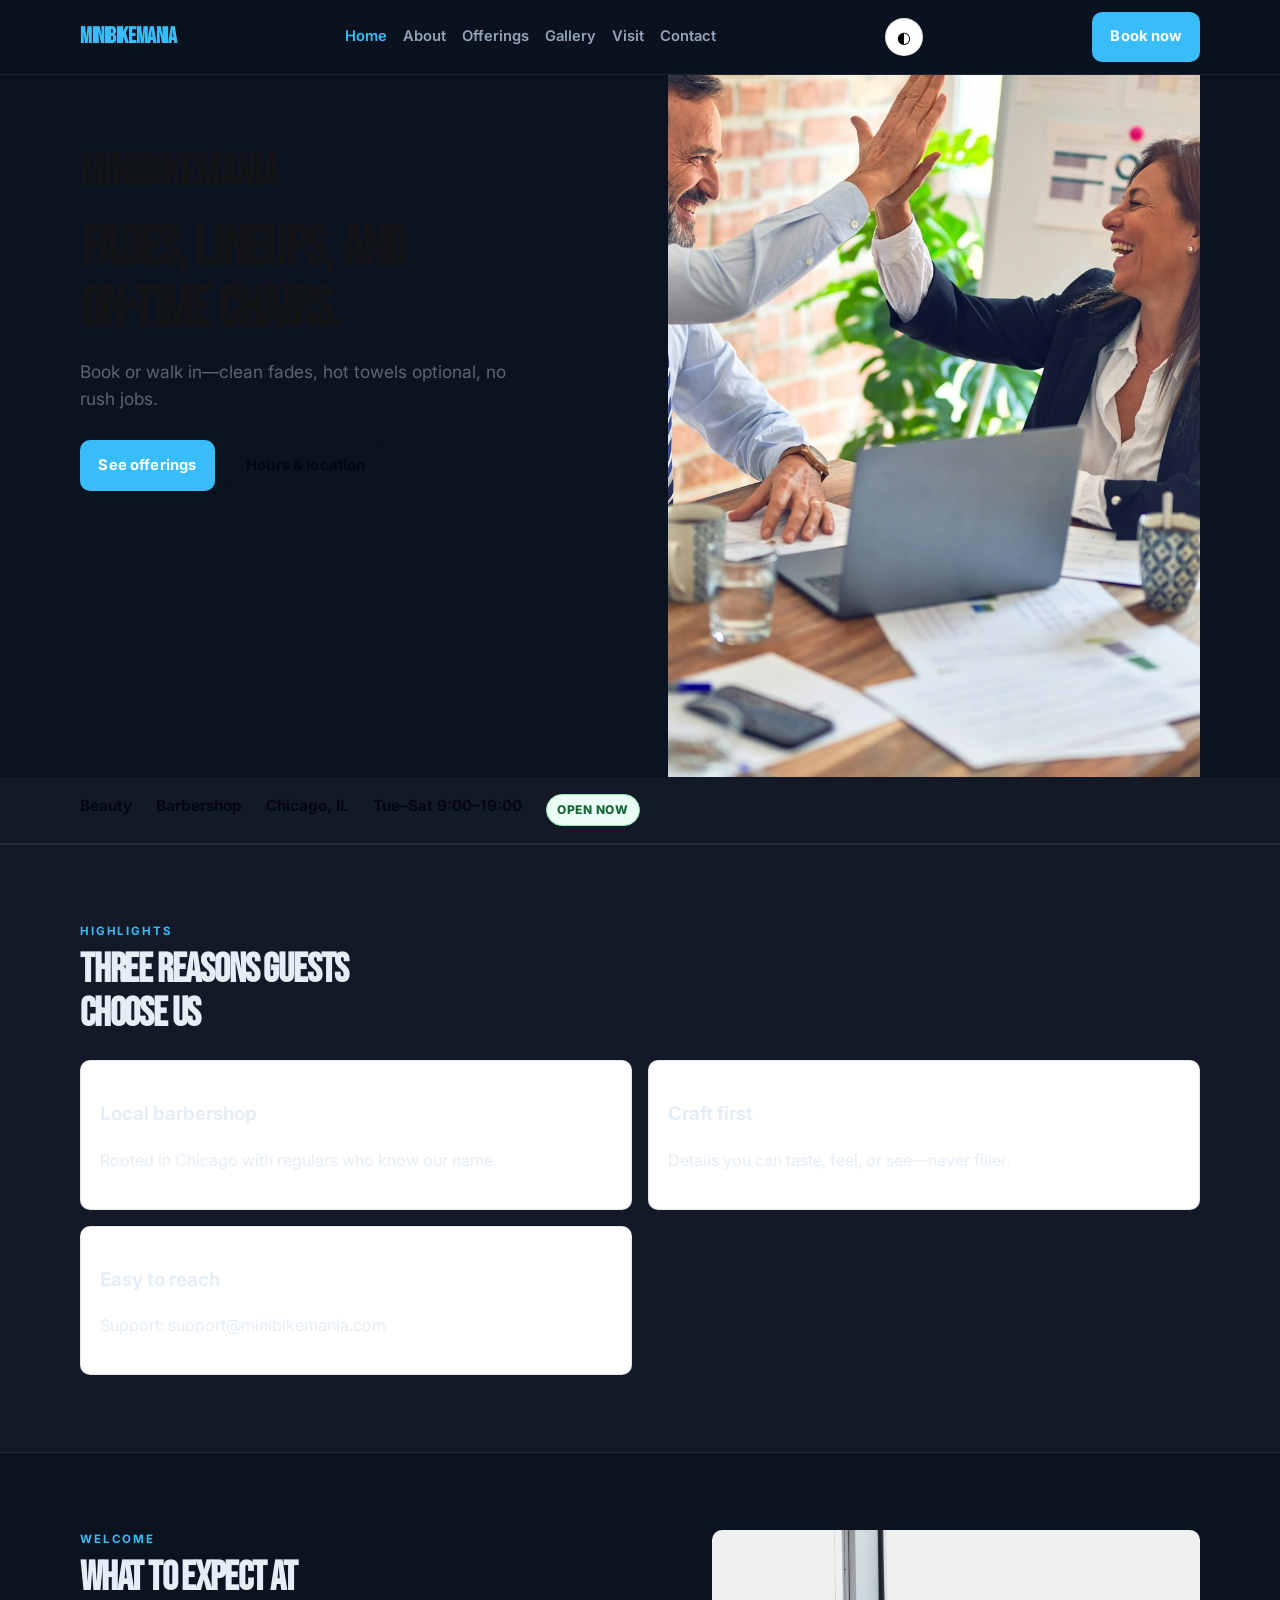
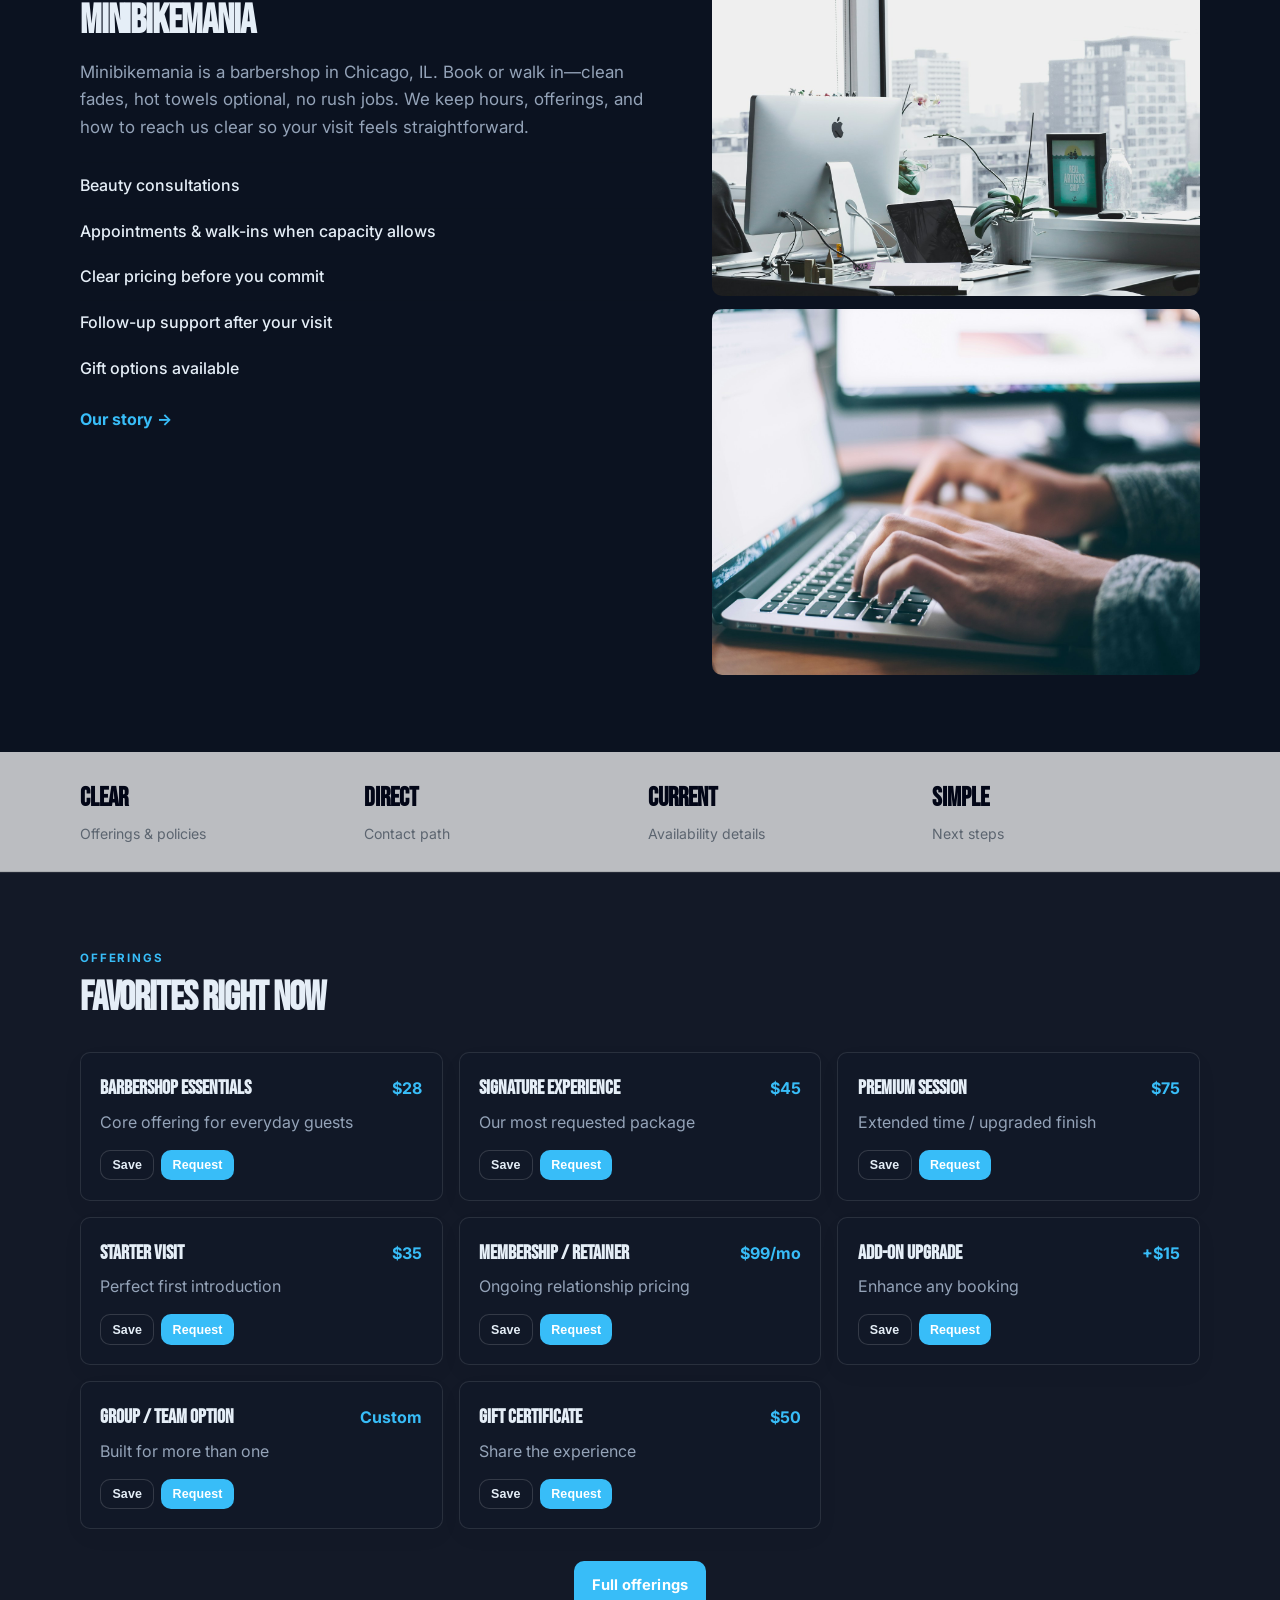
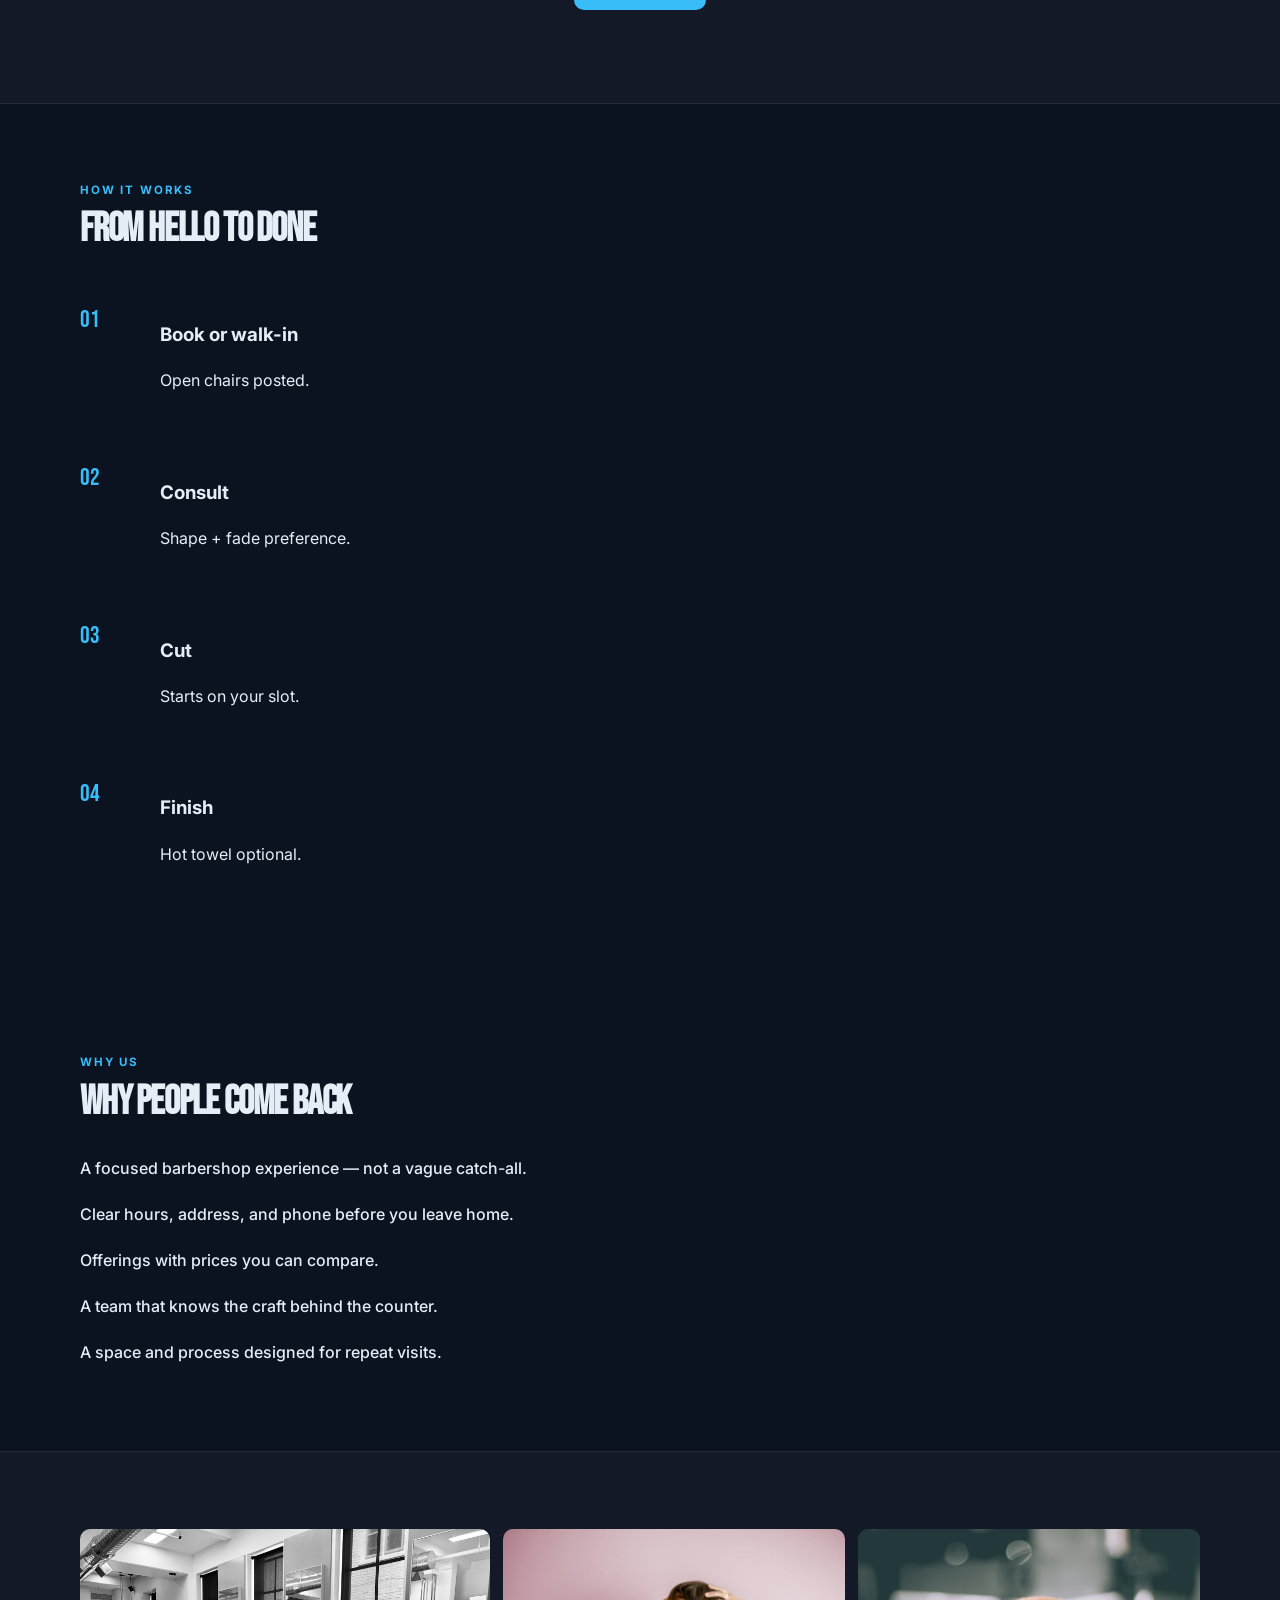
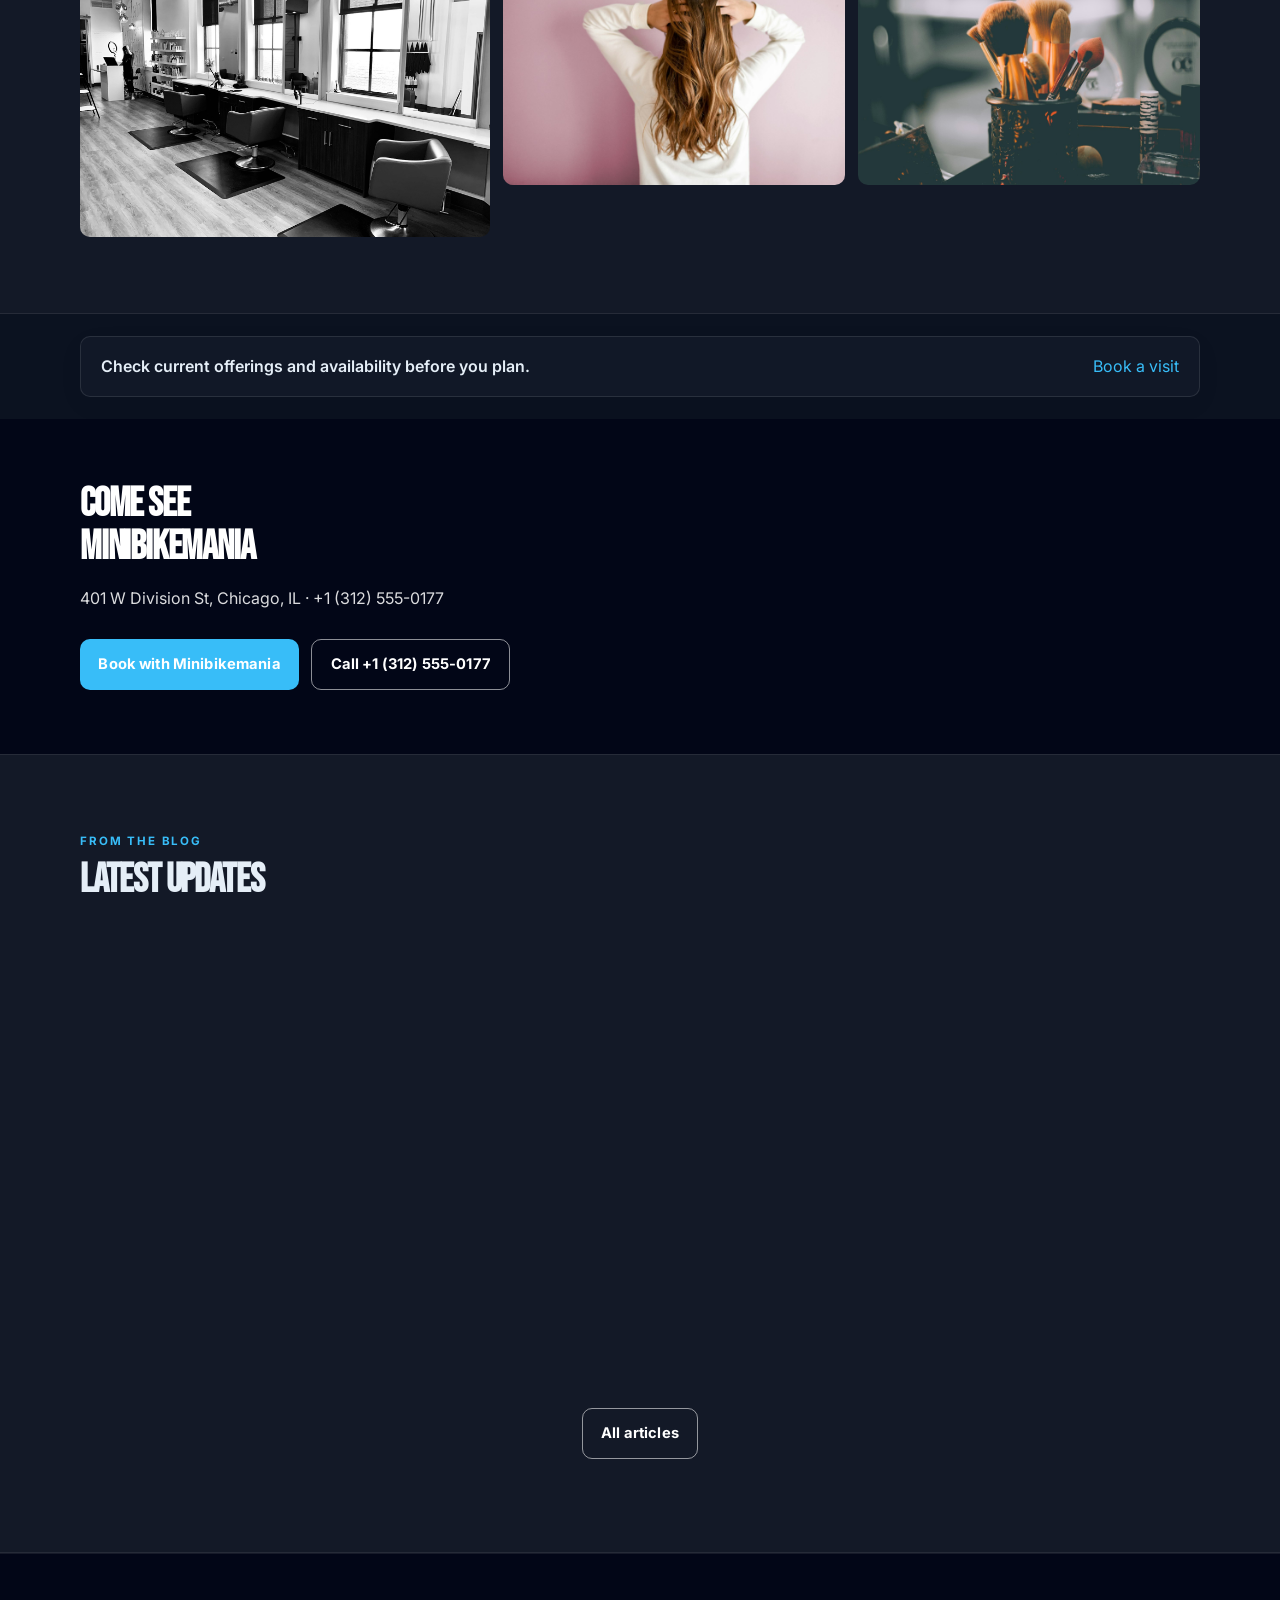
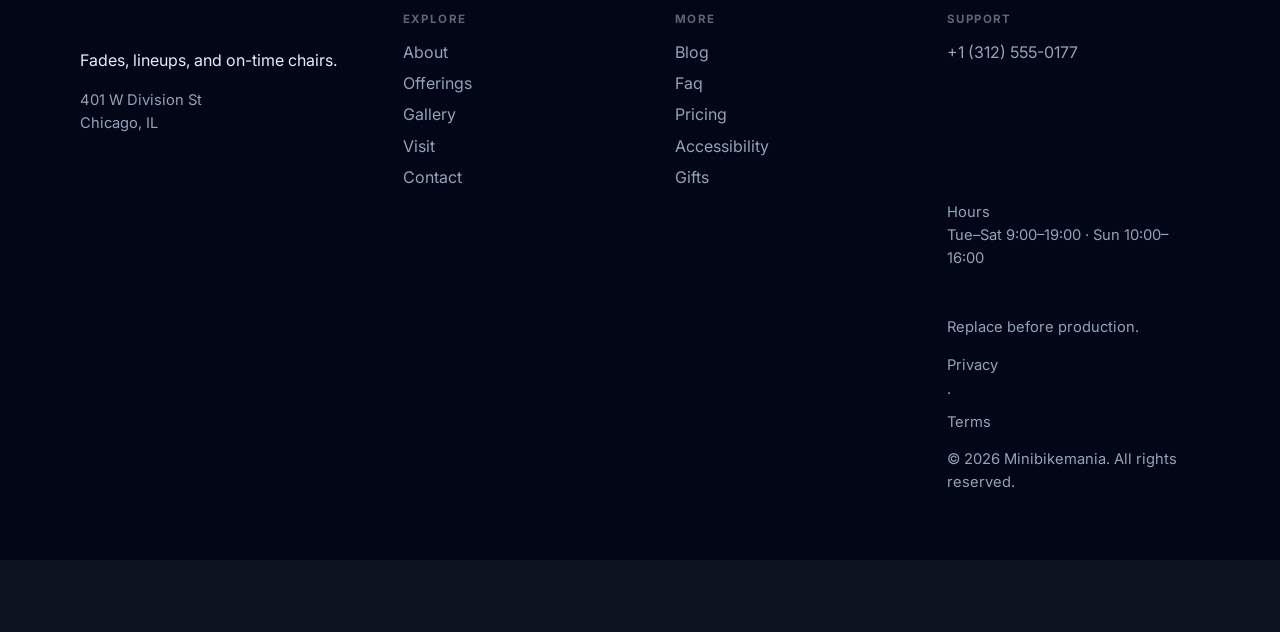
<file: index.html>
<!DOCTYPE html>
<html lang="en">
<head>
  <meta charset="UTF-8" />
  <meta name="viewport" content="width=device-width, initial-scale=1" />
  <title>Minibikemania | Barbershop</title>
  <meta name="description" content="Minibikemania — Fades, lineups, and on-time chairs." />
  <meta property="og:title" content="Minibikemania | Barbershop" />
  <meta property="og:description" content="Minibikemania — Fades, lineups, and on-time chairs." />
  <meta property="og:type" content="website" />
  <meta name="twitter:card" content="summary_large_image" />
  <meta name="twitter:title" content="Minibikemania | Barbershop" />
  <meta name="twitter:description" content="Minibikemania — Fades, lineups, and on-time chairs." />
  <meta property="og:image" content="assets/img-1.jpg" />
  <meta name="twitter:image" content="assets/img-1.jpg" />
  <meta property="og:url" content="https://minibikemania.github.io" />
  <script type="application/ld+json">{"@context": "https://schema.org", "@type": "LocalBusiness", "name": "Minibikemania", "description": "Fades, lineups, and on-time chairs.", "url": "https://minibikemania.github.io", "image": "assets/img-1.jpg"}</script>
<script type="application/ld+json">{"@context": "https://schema.org", "@type": "FAQPage", "mainEntity": [{"@type": "Question", "name": "Where are you?", "acceptedAnswer": {"@type": "Answer", "text": "401 W Division St, Chicago, IL. See the map on Visit."}}, {"@type": "Question", "name": "How do I reach support?", "acceptedAnswer": {"@type": "Answer", "text": "Use the Contact form or email support@minibikemania.com. We reply during open hours."}}, {"@type": "Question", "name": "How do I book?", "acceptedAnswer": {"@type": "Answer", "text": "Send a message on Contact, email bookings@minibikemania.com, or call +1 (312) 555-0177."}}, {"@type": "Question", "name": "Are prices current?", "acceptedAnswer": {"@type": "Answer", "text": "Listed prices are current and may shift with seasons — we update this site when they do."}}, {"@type": "Question", "name": "Do you take groups?", "acceptedAnswer": {"@type": "Answer", "text": "Yes for many bookings — tell us the size and date and we'll confirm what Minibikemania can host."}}, {"@type": "Question", "name": "What should I bring?", "acceptedAnswer": {"@type": "Answer", "text": "Just yourself (and any notes on allergies, sizes, or preferences). We'll handle the rest."}}, {"@type": "Question", "name": "Where can I read updates?", "acceptedAnswer": {"@type": "Answer", "text": "Blog and Journal pages publish changes before social media."}}, {"@type": "Question", "name": "How do I join the team?", "acceptedAnswer": {"@type": "Answer", "text": "Open roles are listed on Careers — we reply to every application."}}, {"@type": "Question", "name": "Is the space accessible?", "acceptedAnswer": {"@type": "Answer", "text": "See our Accessibility page for entrance, seating and restroom notes."}}, {"@type": "Question", "name": "Do you offer gift cards?", "acceptedAnswer": {"@type": "Answer", "text": "Yes — see our Gift Cards page for digital and in-store options."}}, {"@type": "Question", "name": "Can I book for someone else?", "acceptedAnswer": {"@type": "Answer", "text": "Yes — include their name and preferences in the contact form."}}, {"@type": "Question", "name": "Is parking available?", "acceptedAnswer": {"@type": "Answer", "text": "See Locations for the branch closest to you in Chicago."}}, {"@type": "Question", "name": "Do you take walk-ins at Minibikemania?", "acceptedAnswer": {"@type": "Answer", "text": "Yes when capacity allows — check Visit for peak hours."}}, {"@type": "Question", "name": "Do you host private events?", "acceptedAnswer": {"@type": "Answer", "text": "Contact us with date, headcount and offerings preferences."}}]}</script>
<script type="application/ld+json">{"@context": "https://schema.org", "@type": "WebSite", "name": "Minibikemania", "url": "https://minibikemania.github.io", "description": "Fades, lineups, and on-time chairs."}</script>
  <link rel="alternate" hreflang="en" href="index.html" />
  <link rel="alternate" hreflang="x-default" href="index.html" />
  <meta name="theme-color" content="#111111" />
  <link rel="preconnect" href="https://fonts.googleapis.com" />
  <link rel="preconnect" href="https://fonts.gstatic.com" crossorigin />
  <link href="https://fonts.googleapis.com/css2?family=Bebas+Neue&family=Inter:wght@400;500;600;700&display=swap" rel="stylesheet" />
  <link rel="stylesheet" href="styles.css" />
  <link rel="icon" href="favicon.svg" type="image/svg+xml" />
</head>
<body>

  <header class="top">
    <div class="shell bar">
      <a class="logo" href="index.html">Minibikemania</a>
      <button class="nav-toggle" type="button" aria-label="Open menu" data-nav-toggle>
        <span></span><span></span><span></span>
      </button>
      <nav data-nav><a href="index.html" class="on">Home</a><a href="about.html">About</a><a href="offerings.html">Offerings</a><a href="gallery.html">Gallery</a><a href="visit.html">Visit</a><a href="contact.html">Contact</a></nav>
      <button type="button" class="theme-toggle" data-theme-toggle aria-label="Toggle dark mode">◐</button>
      <a class="cta" href="contact.html" data-open-book>Book now</a>
    </div>
  </header>
  <main>

    <section class="hero split-hero">
      <div class="shell hero-split">
        <div class="hero-copy">
          <p class="brand">Minibikemania</p>
          <h1>Fades, lineups, and on-time chairs.</h1>
          <p class="lede">Book or walk in—clean fades, hot towels optional, no rush jobs.</p>
          <div class="actions">
            <a class="btn solid" href="offerings.html">See offerings</a>
            <a class="btn line" href="visit.html">Hours &amp; location</a>
          </div>
        </div>
        <div class="hero-photo"><img src="assets/img-1.jpg" alt="Minibikemania" loading="eager" fetchpriority="high" decoding="async" /></div>
      </div>
    </section><section class="strip"><div class="shell strip-row">
      <span>Beauty</span><span>Barbershop</span>
      <span>Chicago, IL</span><span>Tue–Sat 9:00–19:00</span>
      <span class="open-badge" data-open-badge>Checking hours…</span>
    </div></section><section class="block tint">
      <div class="shell">
        <p class="eyebrow">Highlights</p>
        <h2>Three reasons guests choose us</h2>
        <div class="value-grid"><article><h3>Local barbershop</h3><p>Rooted in Chicago with regulars who know our name.</p></article>
<article><h3>Craft first</h3><p>Details you can taste, feel, or see—never filler.</p></article>
<article><h3>Easy to reach</h3><p>Support: support@minibikemania.com</p></article></div>
      </div>
    </section><section class="block">
      <div class="shell split">
        <div>
          <p class="eyebrow">Welcome</p>
          <h2>What to expect at Minibikemania</h2>
          <p class="lead">Minibikemania is a barbershop in Chicago, IL. Book or walk in—clean fades, hot towels optional, no rush jobs. We keep hours, offerings, and how to reach us clear so your visit feels straightforward.</p>
          <ul class="checks"><li>Beauty consultations</li>
<li>Appointments & walk-ins when capacity allows</li>
<li>Clear pricing before you commit</li>
<li>Follow-up support after your visit</li>
<li>Gift options available</li></ul>
          <a class="textlink" href="about.html">Our story →</a>
        </div>
        <div class="about-photos">
          <img src="assets/img-2.jpg" alt="Minibikemania" />
          <img src="assets/img-3.jpg" alt="Minibikemania" />
        </div>
      </div>
    </section><section class="stats-band"><div class="shell stats-row"><div class="stat"><b>Clear</b><span>Offerings & policies</span></div>
<div class="stat"><b>Direct</b><span>Contact path</span></div>
<div class="stat"><b>Current</b><span>Availability details</span></div>
<div class="stat"><b>Simple</b><span>Next steps</span></div></div></section><section class="block tint">
      <div class="shell">
        <p class="eyebrow">Offerings</p>
        <h2>Favorites right now</h2>
        <div class="menu-grid"><article class="item" data-item="Barbershop Essentials">
          <div class="item-top"><h3>Barbershop Essentials</h3><span class="price">$28</span></div>
          <p>Core offering for everyday guests</p>
          <div class="item-actions">
            <button type="button" class="btn quiet mini" data-save-item data-name="Barbershop Essentials">Save</button>
            <button type="button" class="btn solid mini" data-open-book data-pref="Barbershop Essentials">Request</button>
          </div>
        </article>
<article class="item" data-item="Signature Experience">
          <div class="item-top"><h3>Signature Experience</h3><span class="price">$45</span></div>
          <p>Our most requested package</p>
          <div class="item-actions">
            <button type="button" class="btn quiet mini" data-save-item data-name="Signature Experience">Save</button>
            <button type="button" class="btn solid mini" data-open-book data-pref="Signature Experience">Request</button>
          </div>
        </article>
<article class="item" data-item="Premium Session">
          <div class="item-top"><h3>Premium Session</h3><span class="price">$75</span></div>
          <p>Extended time / upgraded finish</p>
          <div class="item-actions">
            <button type="button" class="btn quiet mini" data-save-item data-name="Premium Session">Save</button>
            <button type="button" class="btn solid mini" data-open-book data-pref="Premium Session">Request</button>
          </div>
        </article>
<article class="item" data-item="Starter Visit">
          <div class="item-top"><h3>Starter Visit</h3><span class="price">$35</span></div>
          <p>Perfect first introduction</p>
          <div class="item-actions">
            <button type="button" class="btn quiet mini" data-save-item data-name="Starter Visit">Save</button>
            <button type="button" class="btn solid mini" data-open-book data-pref="Starter Visit">Request</button>
          </div>
        </article>
<article class="item" data-item="Membership / Retainer">
          <div class="item-top"><h3>Membership / Retainer</h3><span class="price">$99/mo</span></div>
          <p>Ongoing relationship pricing</p>
          <div class="item-actions">
            <button type="button" class="btn quiet mini" data-save-item data-name="Membership / Retainer">Save</button>
            <button type="button" class="btn solid mini" data-open-book data-pref="Membership / Retainer">Request</button>
          </div>
        </article>
<article class="item" data-item="Add-on Upgrade">
          <div class="item-top"><h3>Add-on Upgrade</h3><span class="price">+$15</span></div>
          <p>Enhance any booking</p>
          <div class="item-actions">
            <button type="button" class="btn quiet mini" data-save-item data-name="Add-on Upgrade">Save</button>
            <button type="button" class="btn solid mini" data-open-book data-pref="Add-on Upgrade">Request</button>
          </div>
        </article>
<article class="item" data-item="Group / Team Option">
          <div class="item-top"><h3>Group / Team Option</h3><span class="price">Custom</span></div>
          <p>Built for more than one</p>
          <div class="item-actions">
            <button type="button" class="btn quiet mini" data-save-item data-name="Group / Team Option">Save</button>
            <button type="button" class="btn solid mini" data-open-book data-pref="Group / Team Option">Request</button>
          </div>
        </article>
<article class="item" data-item="Gift Certificate">
          <div class="item-top"><h3>Gift Certificate</h3><span class="price">$50</span></div>
          <p>Share the experience</p>
          <div class="item-actions">
            <button type="button" class="btn quiet mini" data-save-item data-name="Gift Certificate">Save</button>
            <button type="button" class="btn solid mini" data-open-book data-pref="Gift Certificate">Request</button>
          </div>
        </article></div>
        <p class="center-cta"><a class="btn solid" href="offerings.html">Full offerings</a></p>
      </div>
    </section><section class="block">
      <div class="shell">
        <p class="eyebrow">How it works</p>
        <h2>From hello to done</h2>
        <ol class="process"><li><span>01</span><div><h3>Book or walk-in</h3><p>Open chairs posted.</p></div></li>
<li><span>02</span><div><h3>Consult</h3><p>Shape + fade preference.</p></div></li>
<li><span>03</span><div><h3>Cut</h3><p>Starts on your slot.</p></div></li>
<li><span>04</span><div><h3>Finish</h3><p>Hot towel optional.</p></div></li></ol>
      </div>
    </section><section class="block">
      <div class="shell">
        <p class="eyebrow">Why us</p>
        <h2>Why people come back</h2>
        <ul class="why"><li>A focused barbershop experience — not a vague catch-all.</li>
<li>Clear hours, address, and phone before you leave home.</li>
<li>Offerings with prices you can compare.</li>
<li>A team that knows the craft behind the counter.</li>
<li>A space and process designed for repeat visits.</li></ul>
      </div>
    </section><section class="block tint">
      <div class="shell mosaic">
        <img src="assets/img-10.jpg" alt="Signature space" loading="lazy" />
        <img src="assets/img-11.jpg" alt="Guest experience" loading="lazy" />
        <img src="assets/img-12.jpg" alt="Local flavor" loading="lazy" />
      </div>
    </section><div class="promo shell"><p>Check current offerings and availability before you plan.</p><button type="button" class="text-cta" data-open-book>Book a visit</button></div><section class="cta-band">
      <div class="shell">
        <h2>Come see Minibikemania</h2>
        <p>401 W Division St, Chicago, IL · +1 (312) 555-0177</p>
        <div class="actions">
          <a class="btn solid" href="contact.html">Book with Minibikemania</a>
          <a class="btn line" href="tel:+13125550177">Call +1 (312) 555-0177</a>
        </div>
      </div>
    </section><section class="block tint">
      <div class="shell">
        <p class="eyebrow">From the blog</p>
        <h2>Latest updates</h2>
        <div class="value-grid"><article class="journal-card reveal">
          <h3>Why we updated our offerings list</h3>
          <p>Prices, hours and availability can shift; this page updates before our social posts.…</p>
          <a class="textlink" href="blog.html">Read →</a>
        </article><article class="journal-card reveal">
          <h3>A regular&#x27;s favorite — and why we recommend it</h3>
          <p>We wrote this for guests who want clarity before they walk in or book online.…</p>
          <a class="textlink" href="blog.html">Read →</a>
        </article><article class="journal-card reveal">
          <h3>Five questions we hear every week</h3>
          <p>Think of this as the note we&#x27;d leave on the counter if we had more space.…</p>
          <a class="textlink" href="blog.html">Read →</a>
        </article></div>
        <p class="center-cta"><a class="btn line" href="blog.html">All articles</a></p>
      </div>
    </section>
  </main>

  <footer class="foot">
    <div class="shell foot-grid">
      <div>
        <strong>Minibikemania</strong>
        <p>Fades, lineups, and on-time chairs.</p>
        <p class="foot-meta">401 W Division St<br/>Chicago, IL</p>
      </div>
      <div>
        <p class="fh">Explore</p>
        <a href="about.html">About</a><a href="offerings.html">Offerings</a><a href="gallery.html">Gallery</a><a href="visit.html">Visit</a><a href="contact.html">Contact</a>
      </div>
      <div>
        <p class="fh">More</p>
        <a href="blog.html">Blog</a><a href="faq.html">Faq</a><a href="pricing.html">Pricing</a><a href="accessibility.html">Accessibility</a><a href="gifts.html">Gifts</a>
      </div>
      <div>
        <p class="fh">Support</p>
        <a href="tel:+13125550177">+1 (312) 555-0177</a>
        <p class="mail-plain">support@minibikemania.com</p>
        <p class="mail-plain">hello@minibikemania.com</p>
        <p class="foot-meta">Hours<br/>Tue–Sat 9:00–19:00 · Sun 10:00–16:00</p>
        <p class="foot-meta"><strong>Demo contact details</strong><br/>Replace before production.</p>
        <p class="foot-meta"><a href="privacy.html">Privacy</a> · <a href="terms.html">Terms</a></p>
        <p class="foot-meta">© 2026 Minibikemania. All rights reserved.</p>
      </div>
    </div>
  </footer>
  <div class="cookie-bar" data-cookie-bar hidden>
    <p>We use cookies for form delivery and theme preferences.</p>
    <button type="button" class="btn solid" data-cookie-accept>Accept</button>
  </div>
  <div class="mobile-cta">
    <a href="tel:+13125550177">Call</a>
    <button type="button" data-open-book>Book</button>
    <a href="visit.html">Map</a>
  </div>
  <div class="toast" data-toast hidden></div>

  <div class="modal" data-book-modal hidden>
    <div class="modal-card">
      <button class="modal-close" type="button" data-close-book aria-label="Close">×</button>
      <p class="eyebrow">Quick request</p>
      <h3>Contact Minibikemania</h3>
      <p class="lead">Send the essentials and we will reply by email.</p>
      <form class="contact-form compact" data-quick-book data-support="support@minibikemania.com">
        <label>Name<input name="name" required placeholder="Your name" /></label>
        <label>Email<input type="email" name="email" required placeholder="you@email.com" /></label>
        <label>Timing<input name="when" required placeholder="Preferred date or timeline" /></label>
        <label>Notes<textarea name="message" rows="3" placeholder="Project, product, service or other details…"></textarea></label>
        <button class="btn solid" type="submit">Book</button>
      </form>
    </div>
  </div>

  <div class="lightbox" data-lightbox hidden>
    <button class="modal-close" type="button" data-lightbox-close aria-label="Close">×</button>
    <img data-lightbox-img alt="" />
    <div class="lightbox-nav">
      <button type="button" data-lightbox-prev>‹</button>
      <button type="button" data-lightbox-next>›</button>
    </div>
  </div>
  <script src="site.js"></script>
</body></html>
</file>
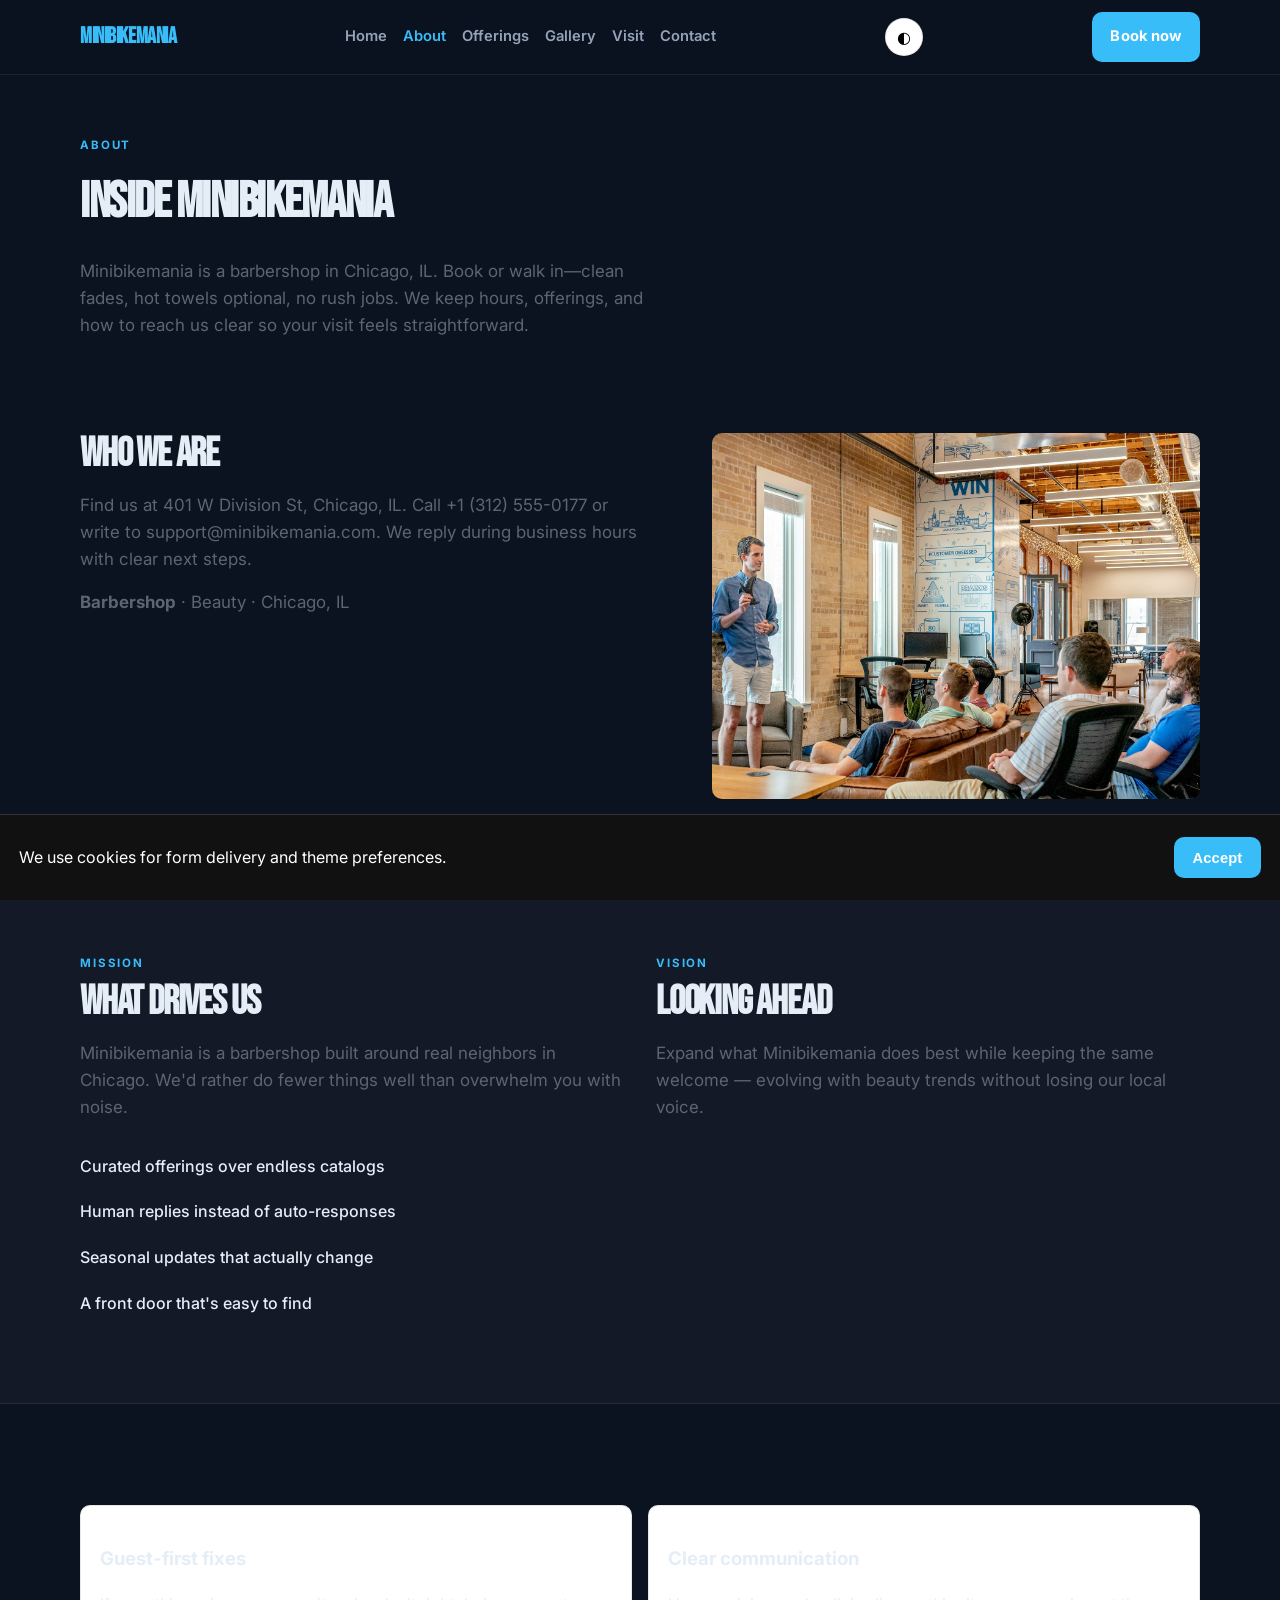
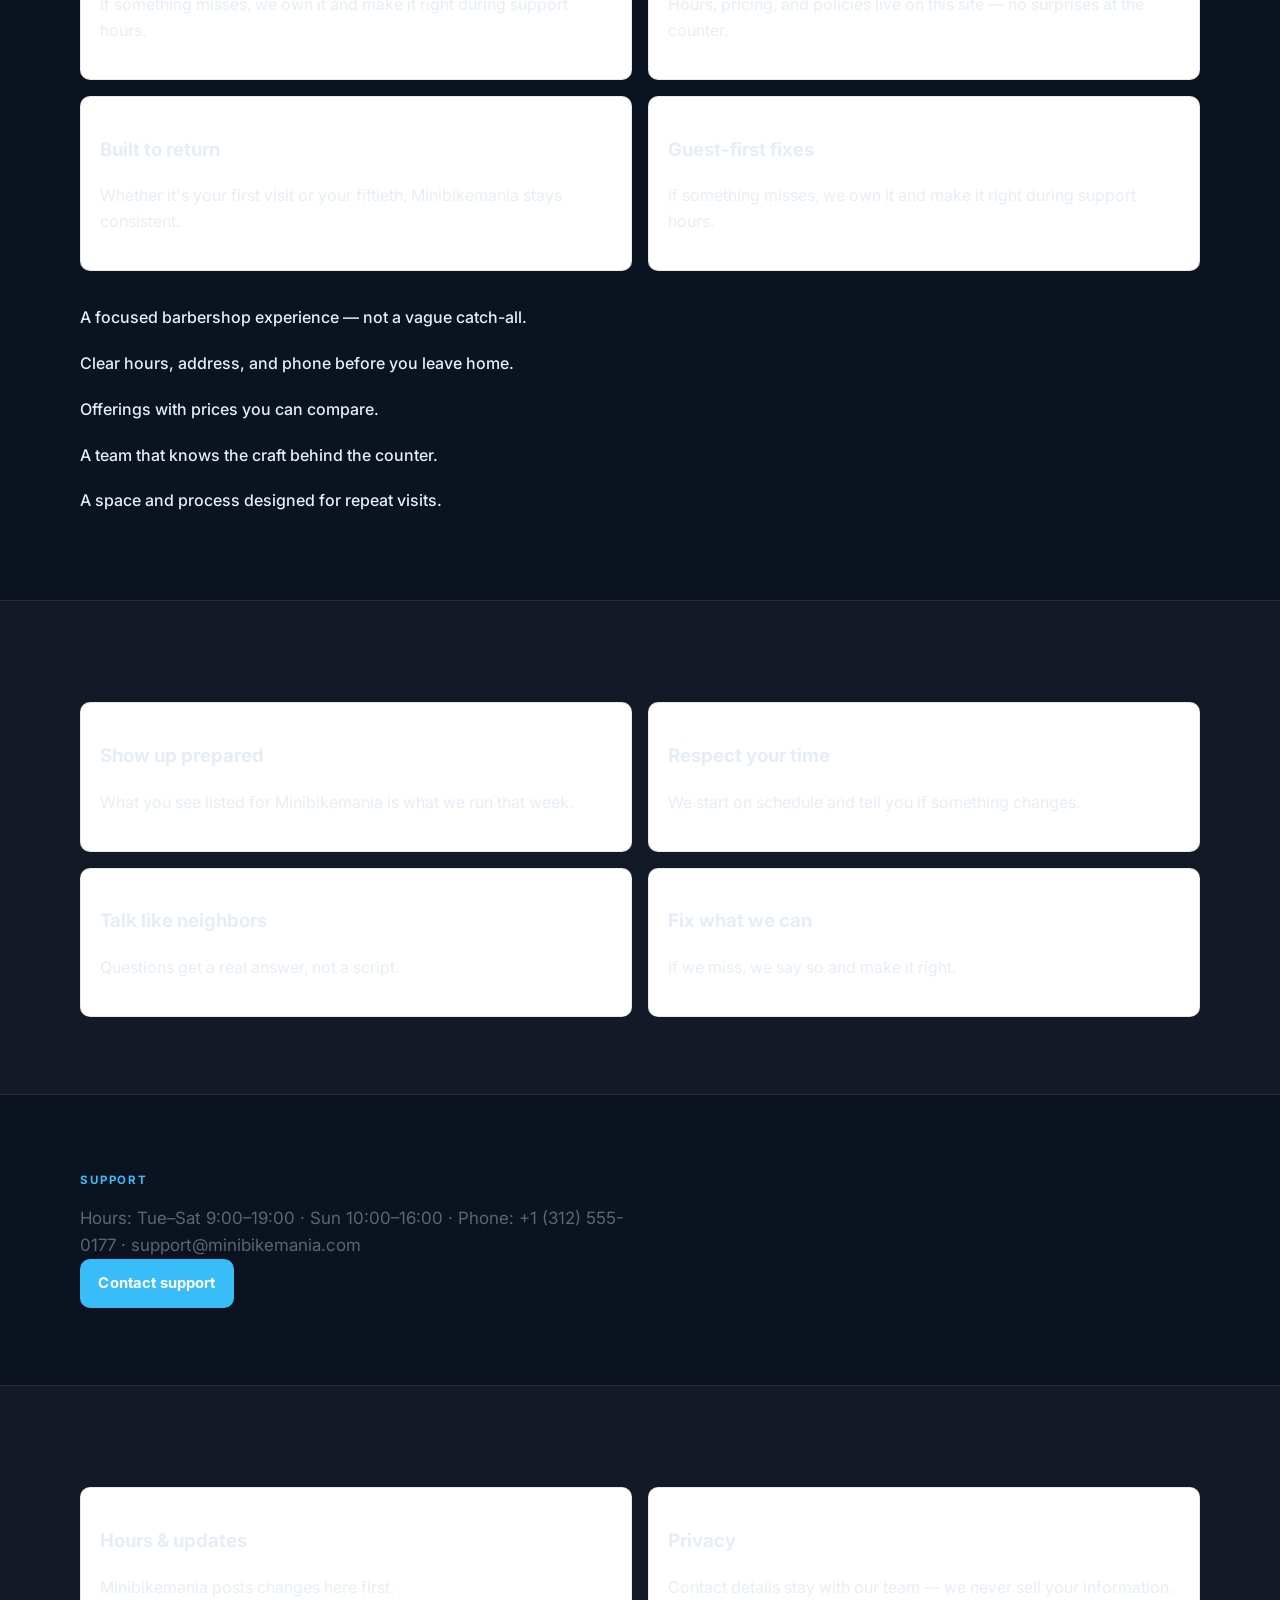
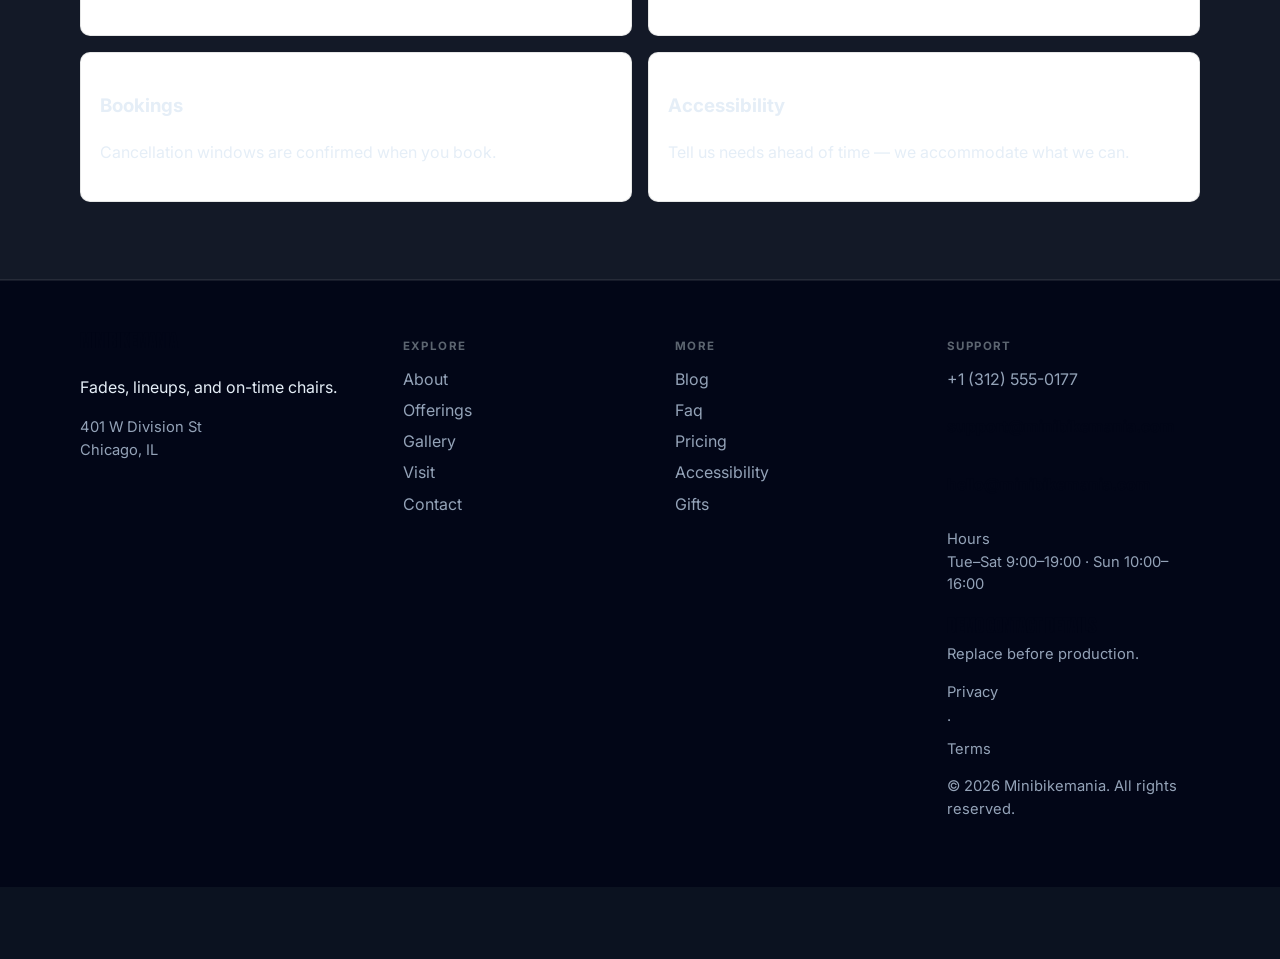
<file: about.html>
<!DOCTYPE html>
<html lang="en">
<head>
  <meta charset="UTF-8" />
  <meta name="viewport" content="width=device-width, initial-scale=1" />
  <title>About | Minibikemania</title>
  <meta name="description" content="Minibikemania is a barbershop in Chicago, IL. Book or walk in—clean fades, hot towels optional, no rush jobs. We keep hours, offerings, and how to rea" />
  <meta property="og:title" content="About | Minibikemania" />
  <meta property="og:description" content="Minibikemania is a barbershop in Chicago, IL. Book or walk in—clean fades, hot towels optional, no rush jobs. We keep hours, offerings, and how to rea" />
  <meta property="og:type" content="website" />
  <meta name="twitter:card" content="summary_large_image" />
  <meta name="twitter:title" content="About | Minibikemania" />
  <meta name="twitter:description" content="Minibikemania is a barbershop in Chicago, IL. Book or walk in—clean fades, hot towels optional, no rush jobs. We keep hours, offerings, and how to rea" />
  <meta property="og:image" content="assets/img-1.jpg" />
  <meta name="twitter:image" content="assets/img-1.jpg" />
  <meta property="og:url" content="https://minibikemania.github.io" />
  <script type="application/ld+json">{"@context": "https://schema.org", "@type": "LocalBusiness", "name": "Minibikemania", "description": "Fades, lineups, and on-time chairs.", "url": "https://minibikemania.github.io", "image": "assets/img-1.jpg"}</script>
<script type="application/ld+json">{"@context": "https://schema.org", "@type": "FAQPage", "mainEntity": [{"@type": "Question", "name": "Where are you?", "acceptedAnswer": {"@type": "Answer", "text": "401 W Division St, Chicago, IL. See the map on Visit."}}, {"@type": "Question", "name": "How do I reach support?", "acceptedAnswer": {"@type": "Answer", "text": "Use the Contact form or email support@minibikemania.com. We reply during open hours."}}, {"@type": "Question", "name": "How do I book?", "acceptedAnswer": {"@type": "Answer", "text": "Send a message on Contact, email bookings@minibikemania.com, or call +1 (312) 555-0177."}}, {"@type": "Question", "name": "Are prices current?", "acceptedAnswer": {"@type": "Answer", "text": "Listed prices are current and may shift with seasons — we update this site when they do."}}, {"@type": "Question", "name": "Do you take groups?", "acceptedAnswer": {"@type": "Answer", "text": "Yes for many bookings — tell us the size and date and we'll confirm what Minibikemania can host."}}, {"@type": "Question", "name": "What should I bring?", "acceptedAnswer": {"@type": "Answer", "text": "Just yourself (and any notes on allergies, sizes, or preferences). We'll handle the rest."}}, {"@type": "Question", "name": "Where can I read updates?", "acceptedAnswer": {"@type": "Answer", "text": "Blog and Journal pages publish changes before social media."}}, {"@type": "Question", "name": "How do I join the team?", "acceptedAnswer": {"@type": "Answer", "text": "Open roles are listed on Careers — we reply to every application."}}, {"@type": "Question", "name": "Is the space accessible?", "acceptedAnswer": {"@type": "Answer", "text": "See our Accessibility page for entrance, seating and restroom notes."}}, {"@type": "Question", "name": "Do you offer gift cards?", "acceptedAnswer": {"@type": "Answer", "text": "Yes — see our Gift Cards page for digital and in-store options."}}, {"@type": "Question", "name": "Can I book for someone else?", "acceptedAnswer": {"@type": "Answer", "text": "Yes — include their name and preferences in the contact form."}}, {"@type": "Question", "name": "Is parking available?", "acceptedAnswer": {"@type": "Answer", "text": "See Locations for the branch closest to you in Chicago."}}, {"@type": "Question", "name": "Do you take walk-ins at Minibikemania?", "acceptedAnswer": {"@type": "Answer", "text": "Yes when capacity allows — check Visit for peak hours."}}, {"@type": "Question", "name": "Do you host private events?", "acceptedAnswer": {"@type": "Answer", "text": "Contact us with date, headcount and offerings preferences."}}]}</script>
<script type="application/ld+json">{"@context": "https://schema.org", "@type": "WebSite", "name": "Minibikemania", "url": "https://minibikemania.github.io", "description": "Fades, lineups, and on-time chairs."}</script>
  <link rel="alternate" hreflang="en" href="index.html" />
  <link rel="alternate" hreflang="x-default" href="index.html" />
  <meta name="theme-color" content="#111111" />
  <link rel="preconnect" href="https://fonts.googleapis.com" />
  <link rel="preconnect" href="https://fonts.gstatic.com" crossorigin />
  <link href="https://fonts.googleapis.com/css2?family=Bebas+Neue&family=Inter:wght@400;500;600;700&display=swap" rel="stylesheet" />
  <link rel="stylesheet" href="styles.css" />
  <link rel="icon" href="favicon.svg" type="image/svg+xml" />
</head>
<body>

  <header class="top">
    <div class="shell bar">
      <a class="logo" href="index.html">Minibikemania</a>
      <button class="nav-toggle" type="button" aria-label="Open menu" data-nav-toggle>
        <span></span><span></span><span></span>
      </button>
      <nav data-nav><a href="index.html">Home</a><a href="about.html" class="on">About</a><a href="offerings.html">Offerings</a><a href="gallery.html">Gallery</a><a href="visit.html">Visit</a><a href="contact.html">Contact</a></nav>
      <button type="button" class="theme-toggle" data-theme-toggle aria-label="Toggle dark mode">◐</button>
      <a class="cta" href="contact.html" data-open-book>Book now</a>
    </div>
  </header>  <main class="page">
    <section class="page-hero"><div class="shell">
      <p class="eyebrow">About</p>
      <h1>Inside Minibikemania</h1>
      <p class="lead">Minibikemania is a barbershop in Chicago, IL. Book or walk in—clean fades, hot towels optional, no rush jobs. We keep hours, offerings, and how to reach us clear so your visit feels straightforward.</p>
    </div></section>
    <section class="block"><div class="shell split">
      <div><h2>Who we are</h2><p class="lead">Find us at 401 W Division St, Chicago, IL. Call +1 (312) 555-0177 or write to support@minibikemania.com. We reply during business hours with clear next steps.</p>
      <p class="lead"><strong>Barbershop</strong> · Beauty · Chicago, IL</p></div>
      <img class="solo" src="assets/img-4.jpg" alt="Minibikemania" />
    </div></section>
    <section class="block tint"><div class="shell two-col">
      <article><p class="eyebrow">Mission</p><h2>What drives us</h2><p class="lead">Minibikemania is a barbershop built around real neighbors in Chicago. We'd rather do fewer things well than overwhelm you with noise.</p>
      <ul class="checks"><li>Curated offerings over endless catalogs</li><li>Human replies instead of auto-responses</li><li>Seasonal updates that actually change</li><li>A front door that's easy to find</li></ul></article>
      <article><p class="eyebrow">Vision</p><h2>Looking ahead</h2><p class="lead">Expand what Minibikemania does best while keeping the same welcome — evolving with beauty trends without losing our local voice.</p></article>
    </div></section>
    <section class="block"><div class="shell"><div class="value-grid"><article><h3>Guest-first fixes</h3><p>If something misses, we own it and make it right during support hours.</p></article>
<article><h3>Clear communication</h3><p>Hours, pricing, and policies live on this site — no surprises at the counter.</p></article>
<article><h3>Built to return</h3><p>Whether it&#x27;s your first visit or your fiftieth, Minibikemania stays consistent.</p></article>
<article><h3>Guest-first fixes</h3><p>If something misses, we own it and make it right during support hours.</p></article></div><ul class="checks" style="margin-top:1.5rem"><li>A focused barbershop experience — not a vague catch-all.</li>
<li>Clear hours, address, and phone before you leave home.</li>
<li>Offerings with prices you can compare.</li>
<li>A team that knows the craft behind the counter.</li>
<li>A space and process designed for repeat visits.</li></ul></div></section>
    <section class="block tint"><div class="shell"><div class="value-grid"><article><h3>Show up prepared</h3><p>What you see listed for Minibikemania is what we run that week.</p></article>
<article><h3>Respect your time</h3><p>We start on schedule and tell you if something changes.</p></article>
<article><h3>Talk like neighbors</h3><p>Questions get a real answer, not a script.</p></article>
<article><h3>Fix what we can</h3><p>If we miss, we say so and make it right.</p></article></div></div></section>
    
    <section class="block"><div class="shell"><p class="eyebrow">Support</p><p class="lead">Hours: Tue–Sat 9:00–19:00 · Sun 10:00–16:00 · Phone: +1 (312) 555-0177 · support@minibikemania.com</p>
    <a class="btn solid" href="contact.html">Contact support</a></div></section>
    <section class="block tint"><div class="shell"><div class="value-grid"><article><h3>Hours & updates</h3><p>Minibikemania posts changes here first.</p></article>
<article><h3>Privacy</h3><p>Contact details stay with our team — we never sell your information.</p></article>
<article><h3>Bookings</h3><p>Cancellation windows are confirmed when you book.</p></article>
<article><h3>Accessibility</h3><p>Tell us needs ahead of time — we accommodate what we can.</p></article></div></div></section>
  </main>
  <footer class="foot">
    <div class="shell foot-grid">
      <div>
        <strong>Minibikemania</strong>
        <p>Fades, lineups, and on-time chairs.</p>
        <p class="foot-meta">401 W Division St<br/>Chicago, IL</p>
      </div>
      <div>
        <p class="fh">Explore</p>
        <a href="about.html">About</a><a href="offerings.html">Offerings</a><a href="gallery.html">Gallery</a><a href="visit.html">Visit</a><a href="contact.html">Contact</a>
      </div>
      <div>
        <p class="fh">More</p>
        <a href="blog.html">Blog</a><a href="faq.html">Faq</a><a href="pricing.html">Pricing</a><a href="accessibility.html">Accessibility</a><a href="gifts.html">Gifts</a>
      </div>
      <div>
        <p class="fh">Support</p>
        <a href="tel:+13125550177">+1 (312) 555-0177</a>
        <p class="mail-plain">support@minibikemania.com</p>
        <p class="mail-plain">hello@minibikemania.com</p>
        <p class="foot-meta">Hours<br/>Tue–Sat 9:00–19:00 · Sun 10:00–16:00</p>
        <p class="foot-meta"><strong>Demo contact details</strong><br/>Replace before production.</p>
        <p class="foot-meta"><a href="privacy.html">Privacy</a> · <a href="terms.html">Terms</a></p>
        <p class="foot-meta">© 2026 Minibikemania. All rights reserved.</p>
      </div>
    </div>
  </footer>
  <div class="cookie-bar" data-cookie-bar hidden>
    <p>We use cookies for form delivery and theme preferences.</p>
    <button type="button" class="btn solid" data-cookie-accept>Accept</button>
  </div>
  <div class="mobile-cta">
    <a href="tel:+13125550177">Call</a>
    <button type="button" data-open-book>Book</button>
    <a href="visit.html">Map</a>
  </div>
  <div class="toast" data-toast hidden></div>

  <div class="modal" data-book-modal hidden>
    <div class="modal-card">
      <button class="modal-close" type="button" data-close-book aria-label="Close">×</button>
      <p class="eyebrow">Quick request</p>
      <h3>Contact Minibikemania</h3>
      <p class="lead">Send the essentials and we will reply by email.</p>
      <form class="contact-form compact" data-quick-book data-support="support@minibikemania.com">
        <label>Name<input name="name" required placeholder="Your name" /></label>
        <label>Email<input type="email" name="email" required placeholder="you@email.com" /></label>
        <label>Timing<input name="when" required placeholder="Preferred date or timeline" /></label>
        <label>Notes<textarea name="message" rows="3" placeholder="Project, product, service or other details…"></textarea></label>
        <button class="btn solid" type="submit">Book</button>
      </form>
    </div>
  </div>

  <div class="lightbox" data-lightbox hidden>
    <button class="modal-close" type="button" data-lightbox-close aria-label="Close">×</button>
    <img data-lightbox-img alt="" />
    <div class="lightbox-nav">
      <button type="button" data-lightbox-prev>‹</button>
      <button type="button" data-lightbox-next>›</button>
    </div>
  </div>
  <script src="site.js"></script>
</body></html>
</file>
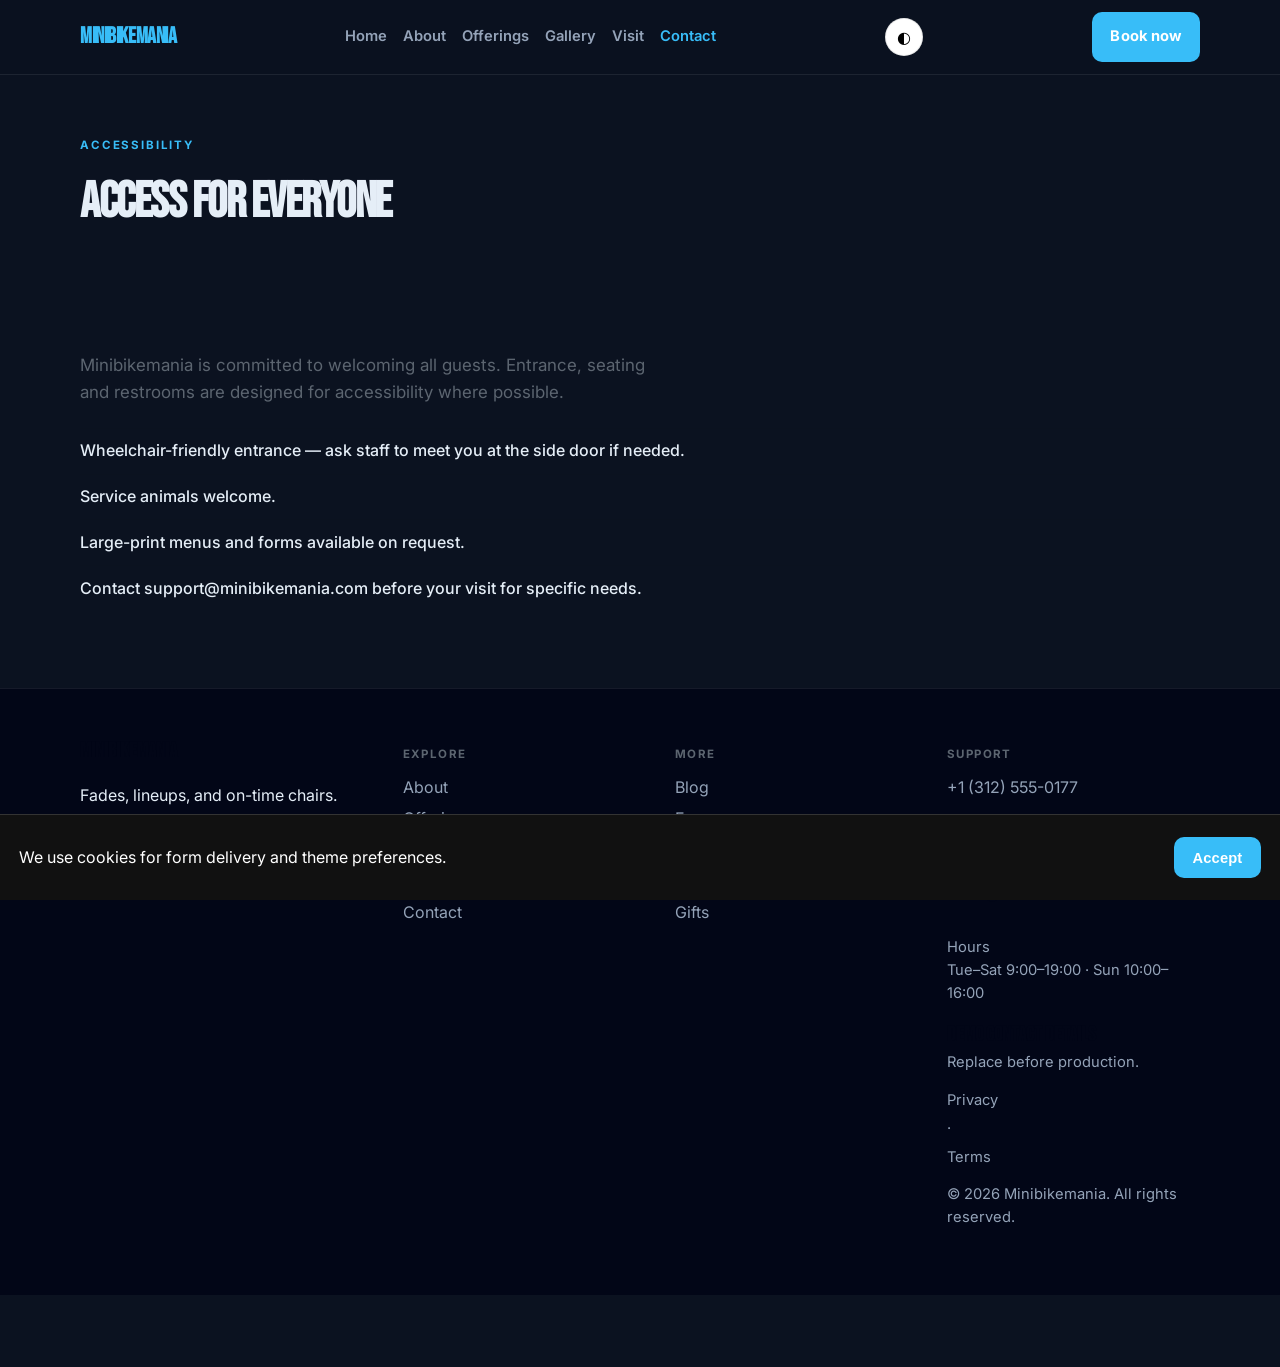
<file: accessibility.html>
<!DOCTYPE html>
<html lang="en">
<head>
  <meta charset="UTF-8" />
  <meta name="viewport" content="width=device-width, initial-scale=1" />
  <title>Accessibility | Minibikemania</title>
  <meta name="description" content="Accessibility statement" />
  <meta property="og:title" content="Accessibility | Minibikemania" />
  <meta property="og:description" content="Accessibility statement" />
  <meta property="og:type" content="website" />
  <meta name="twitter:card" content="summary_large_image" />
  <meta name="twitter:title" content="Accessibility | Minibikemania" />
  <meta name="twitter:description" content="Accessibility statement" />
  <meta property="og:image" content="assets/img-1.jpg" />
  <meta name="twitter:image" content="assets/img-1.jpg" />
  <meta property="og:url" content="https://minibikemania.github.io" />
  <script type="application/ld+json">{"@context": "https://schema.org", "@type": "LocalBusiness", "name": "Minibikemania", "description": "Fades, lineups, and on-time chairs.", "url": "https://minibikemania.github.io", "image": "assets/img-1.jpg"}</script>
<script type="application/ld+json">{"@context": "https://schema.org", "@type": "FAQPage", "mainEntity": [{"@type": "Question", "name": "Where are you?", "acceptedAnswer": {"@type": "Answer", "text": "401 W Division St, Chicago, IL. See the map on Visit."}}, {"@type": "Question", "name": "How do I reach support?", "acceptedAnswer": {"@type": "Answer", "text": "Use the Contact form or email support@minibikemania.com. We reply during open hours."}}, {"@type": "Question", "name": "How do I book?", "acceptedAnswer": {"@type": "Answer", "text": "Send a message on Contact, email bookings@minibikemania.com, or call +1 (312) 555-0177."}}, {"@type": "Question", "name": "Are prices current?", "acceptedAnswer": {"@type": "Answer", "text": "Listed prices are current and may shift with seasons — we update this site when they do."}}, {"@type": "Question", "name": "Do you take groups?", "acceptedAnswer": {"@type": "Answer", "text": "Yes for many bookings — tell us the size and date and we'll confirm what Minibikemania can host."}}, {"@type": "Question", "name": "What should I bring?", "acceptedAnswer": {"@type": "Answer", "text": "Just yourself (and any notes on allergies, sizes, or preferences). We'll handle the rest."}}, {"@type": "Question", "name": "Where can I read updates?", "acceptedAnswer": {"@type": "Answer", "text": "Blog and Journal pages publish changes before social media."}}, {"@type": "Question", "name": "How do I join the team?", "acceptedAnswer": {"@type": "Answer", "text": "Open roles are listed on Careers — we reply to every application."}}, {"@type": "Question", "name": "Is the space accessible?", "acceptedAnswer": {"@type": "Answer", "text": "See our Accessibility page for entrance, seating and restroom notes."}}, {"@type": "Question", "name": "Do you offer gift cards?", "acceptedAnswer": {"@type": "Answer", "text": "Yes — see our Gift Cards page for digital and in-store options."}}, {"@type": "Question", "name": "Can I book for someone else?", "acceptedAnswer": {"@type": "Answer", "text": "Yes — include their name and preferences in the contact form."}}, {"@type": "Question", "name": "Is parking available?", "acceptedAnswer": {"@type": "Answer", "text": "See Locations for the branch closest to you in Chicago."}}, {"@type": "Question", "name": "Do you take walk-ins at Minibikemania?", "acceptedAnswer": {"@type": "Answer", "text": "Yes when capacity allows — check Visit for peak hours."}}, {"@type": "Question", "name": "Do you host private events?", "acceptedAnswer": {"@type": "Answer", "text": "Contact us with date, headcount and offerings preferences."}}]}</script>
<script type="application/ld+json">{"@context": "https://schema.org", "@type": "WebSite", "name": "Minibikemania", "url": "https://minibikemania.github.io", "description": "Fades, lineups, and on-time chairs."}</script>
  <link rel="alternate" hreflang="en" href="index.html" />
  <link rel="alternate" hreflang="x-default" href="index.html" />
  <meta name="theme-color" content="#111111" />
  <link rel="preconnect" href="https://fonts.googleapis.com" />
  <link rel="preconnect" href="https://fonts.gstatic.com" crossorigin />
  <link href="https://fonts.googleapis.com/css2?family=Bebas+Neue&family=Inter:wght@400;500;600;700&display=swap" rel="stylesheet" />
  <link rel="stylesheet" href="styles.css" />
  <link rel="icon" href="favicon.svg" type="image/svg+xml" />
</head>
<body>

  <header class="top">
    <div class="shell bar">
      <a class="logo" href="index.html">Minibikemania</a>
      <button class="nav-toggle" type="button" aria-label="Open menu" data-nav-toggle>
        <span></span><span></span><span></span>
      </button>
      <nav data-nav><a href="index.html">Home</a><a href="about.html">About</a><a href="offerings.html">Offerings</a><a href="gallery.html">Gallery</a><a href="visit.html">Visit</a><a href="contact.html" class="on">Contact</a></nav>
      <button type="button" class="theme-toggle" data-theme-toggle aria-label="Toggle dark mode">◐</button>
      <a class="cta" href="contact.html" data-open-book>Book now</a>
    </div>
  </header>  <main class="page">
    <section class="page-hero"><div class="shell">
      <p class="eyebrow">Accessibility</p>
      <h1>Access for everyone</h1>
    </div></section>
    <section class="block"><div class="shell prose-block">
      <p class="lead">Minibikemania is committed to welcoming all guests. Entrance, seating and restrooms are designed for accessibility where possible.</p>
      <ul class="checks">
        <li>Wheelchair-friendly entrance — ask staff to meet you at the side door if needed.</li>
        <li>Service animals welcome.</li>
        <li>Large-print menus and forms available on request.</li>
        <li>Contact support@minibikemania.com before your visit for specific needs.</li>
      </ul>
    </div></section>
  </main>
  <footer class="foot">
    <div class="shell foot-grid">
      <div>
        <strong>Minibikemania</strong>
        <p>Fades, lineups, and on-time chairs.</p>
        <p class="foot-meta">401 W Division St<br/>Chicago, IL</p>
      </div>
      <div>
        <p class="fh">Explore</p>
        <a href="about.html">About</a><a href="offerings.html">Offerings</a><a href="gallery.html">Gallery</a><a href="visit.html">Visit</a><a href="contact.html">Contact</a>
      </div>
      <div>
        <p class="fh">More</p>
        <a href="blog.html">Blog</a><a href="faq.html">Faq</a><a href="pricing.html">Pricing</a><a href="accessibility.html">Accessibility</a><a href="gifts.html">Gifts</a>
      </div>
      <div>
        <p class="fh">Support</p>
        <a href="tel:+13125550177">+1 (312) 555-0177</a>
        <p class="mail-plain">support@minibikemania.com</p>
        <p class="mail-plain">hello@minibikemania.com</p>
        <p class="foot-meta">Hours<br/>Tue–Sat 9:00–19:00 · Sun 10:00–16:00</p>
        <p class="foot-meta"><strong>Demo contact details</strong><br/>Replace before production.</p>
        <p class="foot-meta"><a href="privacy.html">Privacy</a> · <a href="terms.html">Terms</a></p>
        <p class="foot-meta">© 2026 Minibikemania. All rights reserved.</p>
      </div>
    </div>
  </footer>
  <div class="cookie-bar" data-cookie-bar hidden>
    <p>We use cookies for form delivery and theme preferences.</p>
    <button type="button" class="btn solid" data-cookie-accept>Accept</button>
  </div>
  <div class="mobile-cta">
    <a href="tel:+13125550177">Call</a>
    <button type="button" data-open-book>Book</button>
    <a href="visit.html">Map</a>
  </div>
  <div class="toast" data-toast hidden></div>

  <div class="modal" data-book-modal hidden>
    <div class="modal-card">
      <button class="modal-close" type="button" data-close-book aria-label="Close">×</button>
      <p class="eyebrow">Quick request</p>
      <h3>Contact Minibikemania</h3>
      <p class="lead">Send the essentials and we will reply by email.</p>
      <form class="contact-form compact" data-quick-book data-support="support@minibikemania.com">
        <label>Name<input name="name" required placeholder="Your name" /></label>
        <label>Email<input type="email" name="email" required placeholder="you@email.com" /></label>
        <label>Timing<input name="when" required placeholder="Preferred date or timeline" /></label>
        <label>Notes<textarea name="message" rows="3" placeholder="Project, product, service or other details…"></textarea></label>
        <button class="btn solid" type="submit">Book</button>
      </form>
    </div>
  </div>

  <div class="lightbox" data-lightbox hidden>
    <button class="modal-close" type="button" data-lightbox-close aria-label="Close">×</button>
    <img data-lightbox-img alt="" />
    <div class="lightbox-nav">
      <button type="button" data-lightbox-prev>‹</button>
      <button type="button" data-lightbox-next>›</button>
    </div>
  </div>
  <script src="site.js"></script>
</body></html>
</file>
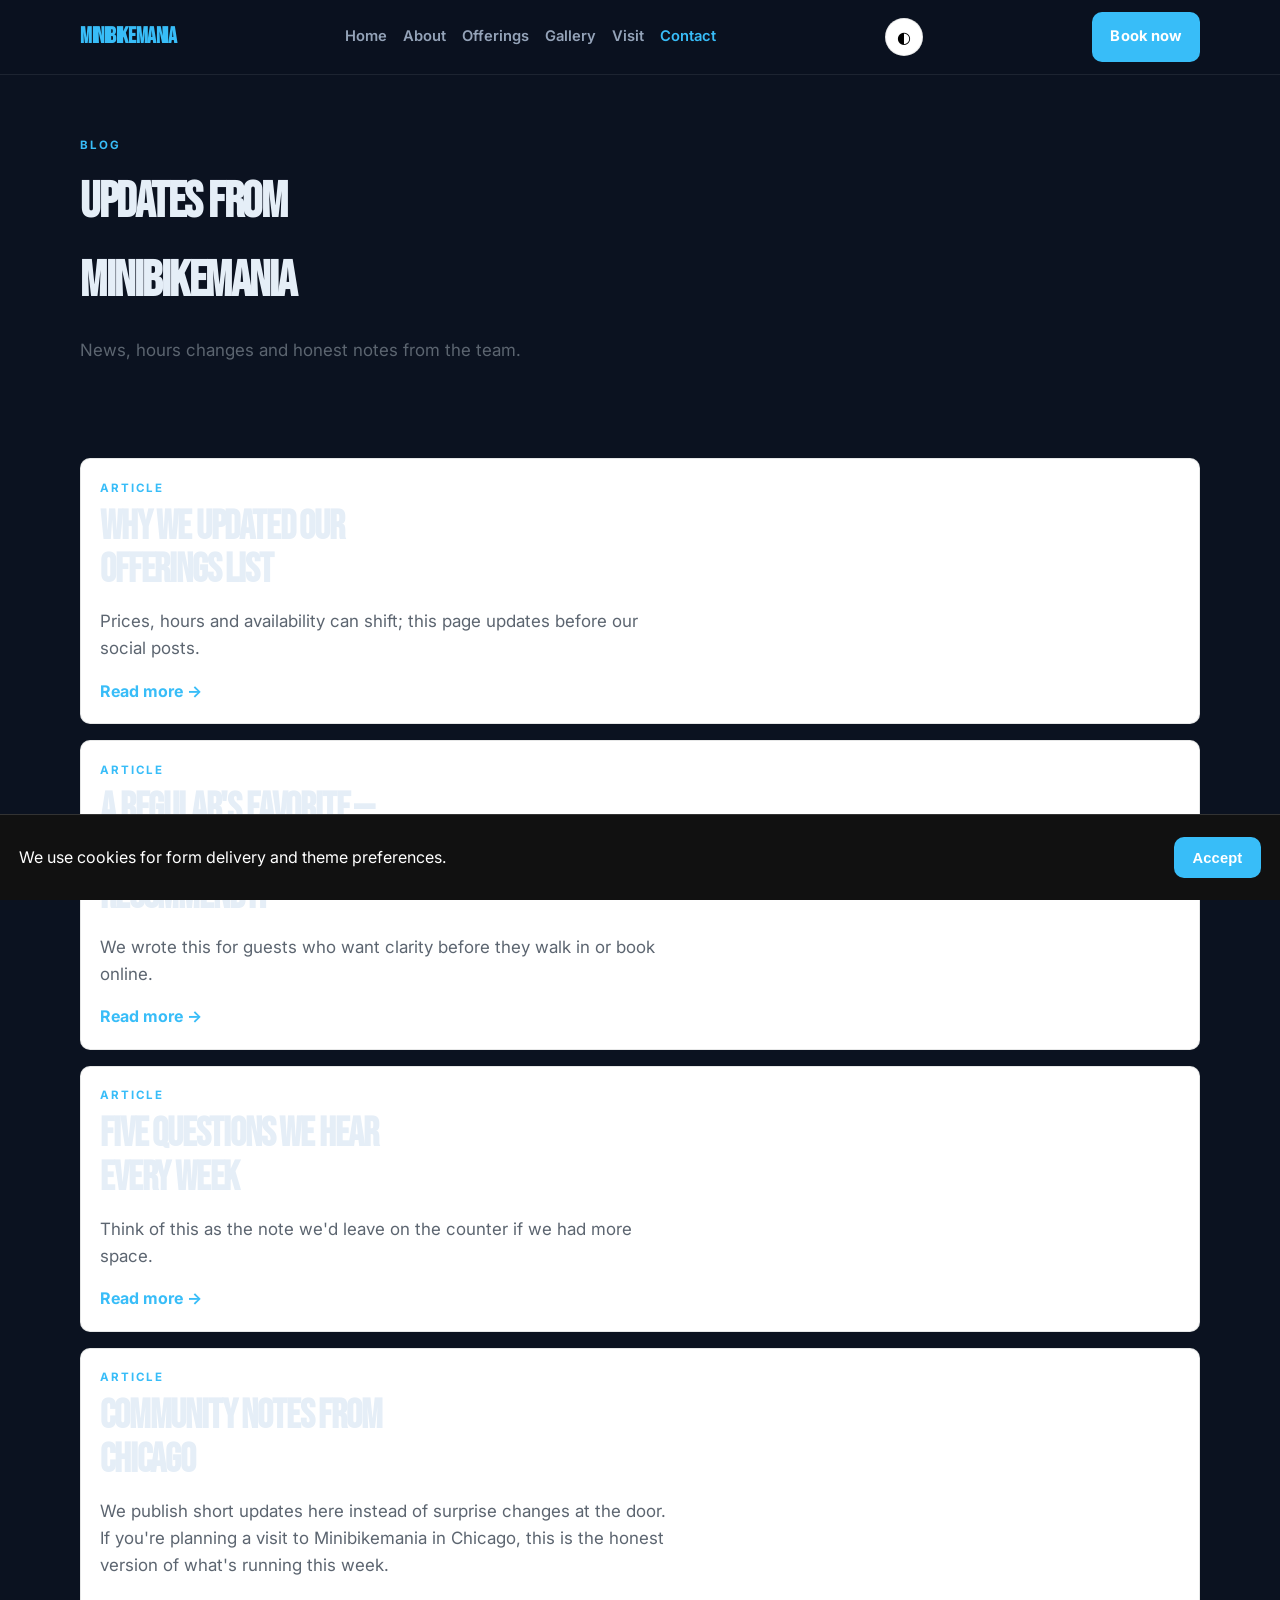
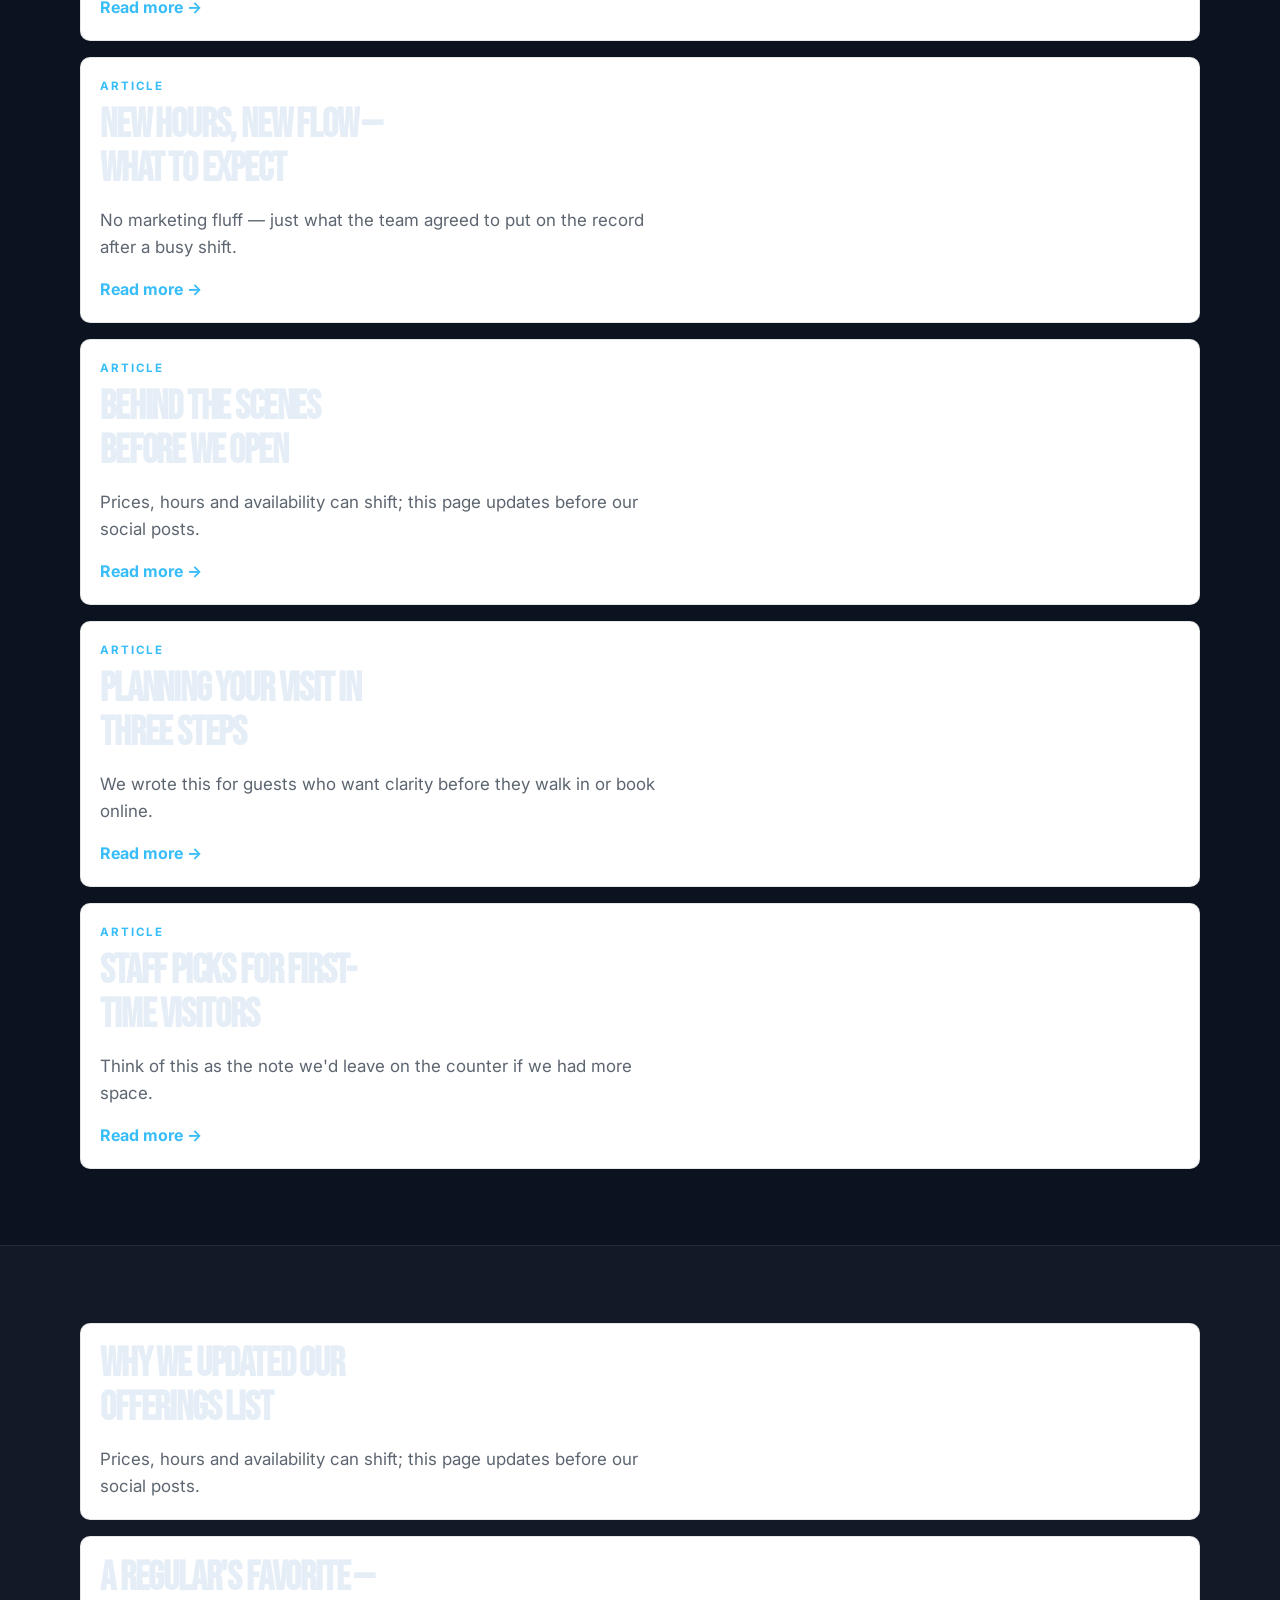
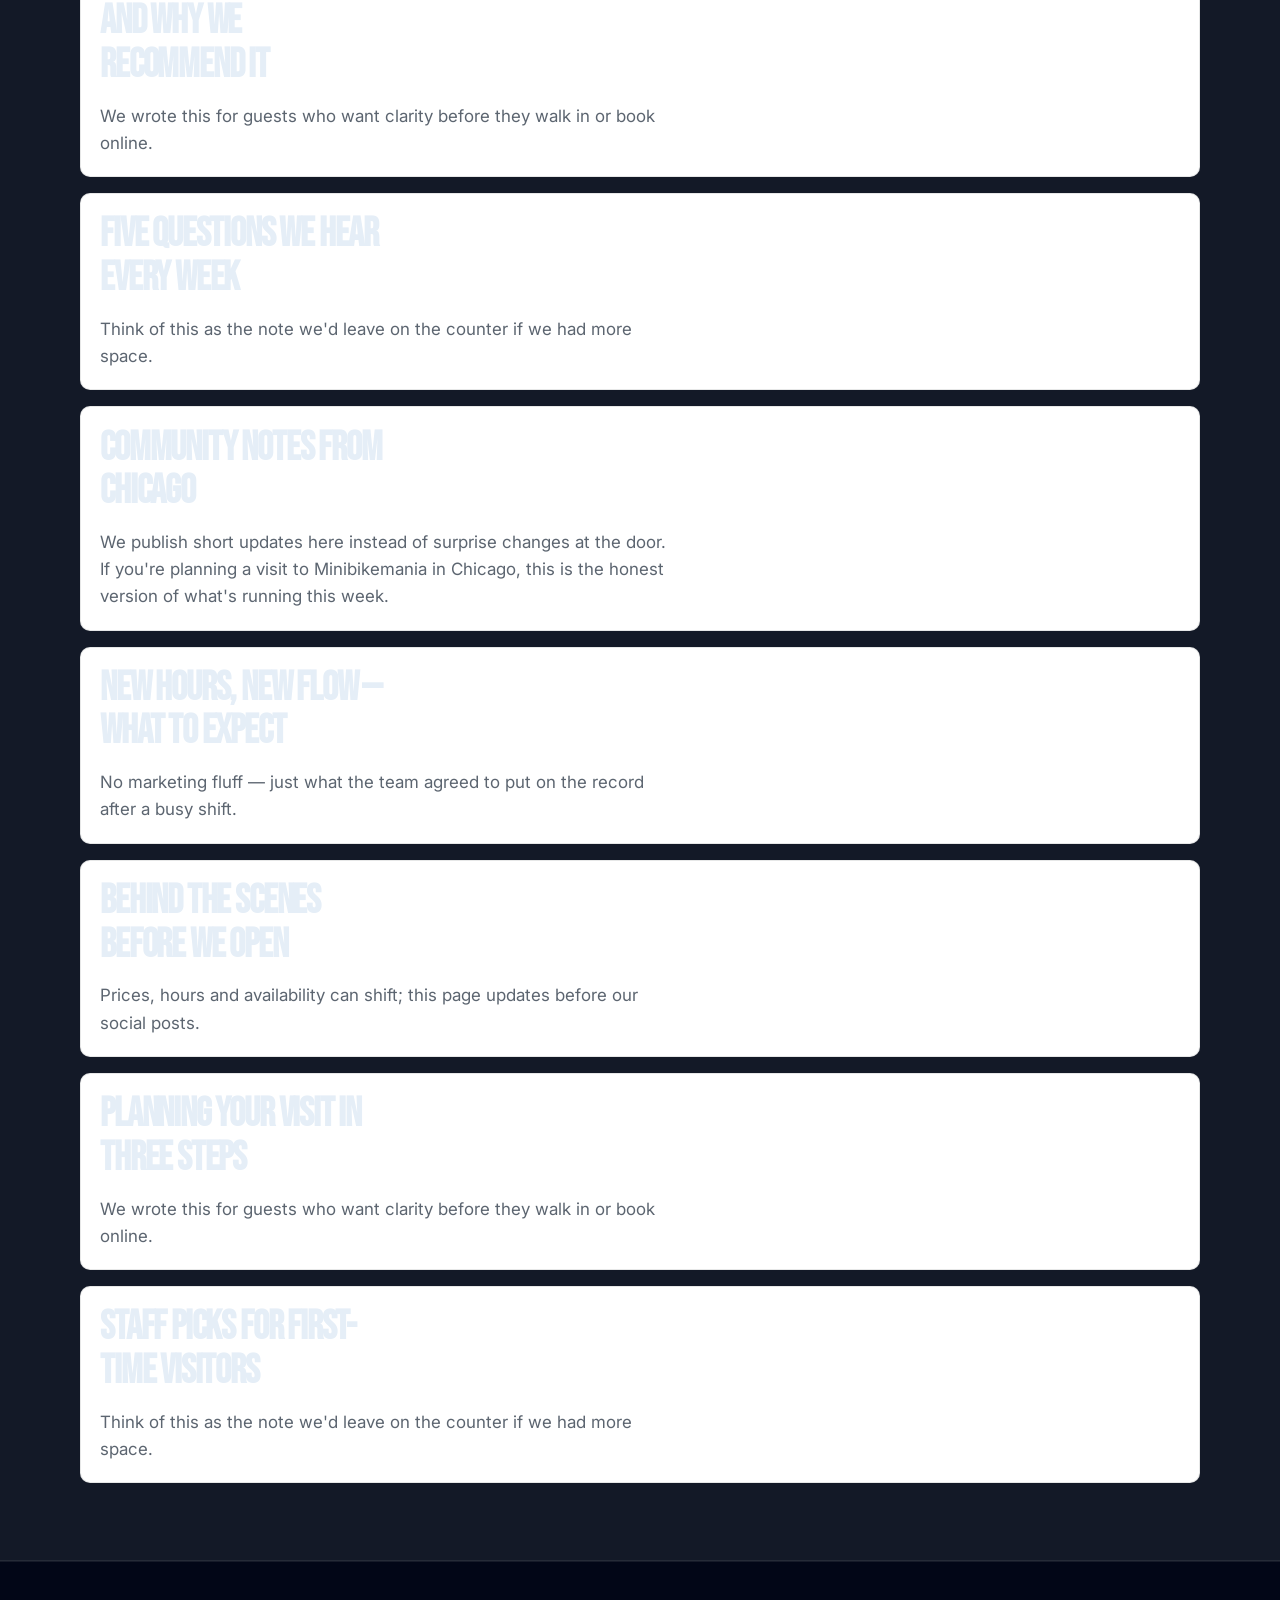
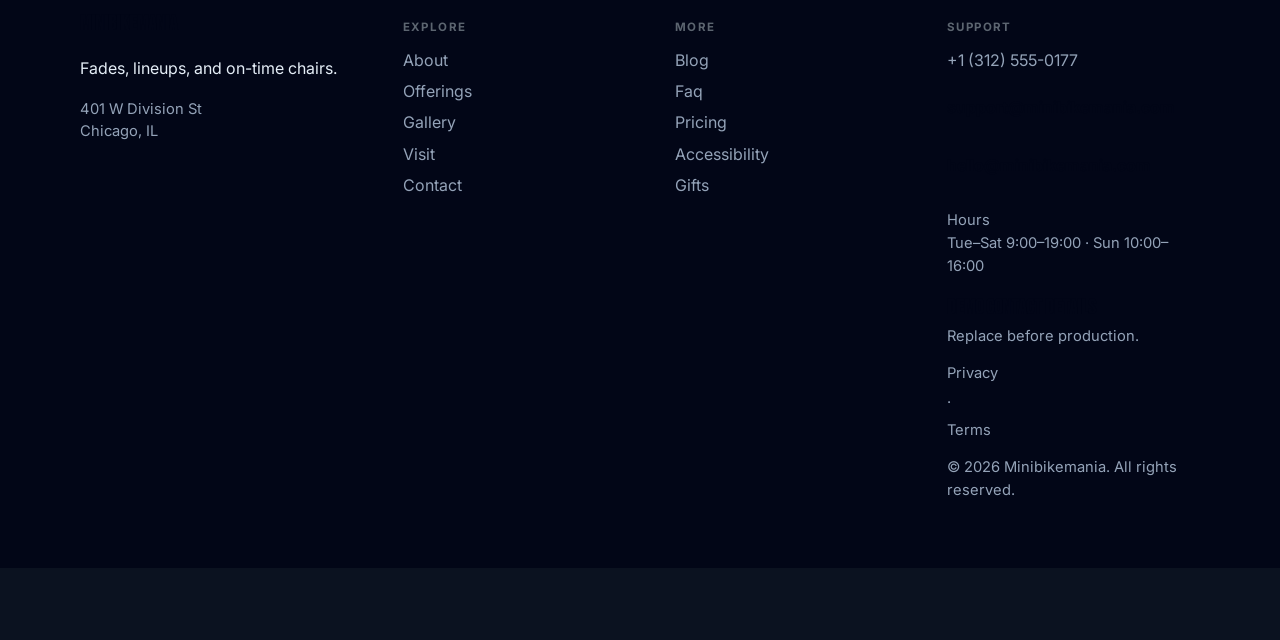
<file: blog.html>
<!DOCTYPE html>
<html lang="en">
<head>
  <meta charset="UTF-8" />
  <meta name="viewport" content="width=device-width, initial-scale=1" />
  <title>Blog | Minibikemania</title>
  <meta name="description" content="News from Minibikemania" />
  <meta property="og:title" content="Blog | Minibikemania" />
  <meta property="og:description" content="News from Minibikemania" />
  <meta property="og:type" content="website" />
  <meta name="twitter:card" content="summary_large_image" />
  <meta name="twitter:title" content="Blog | Minibikemania" />
  <meta name="twitter:description" content="News from Minibikemania" />
  <meta property="og:image" content="assets/img-1.jpg" />
  <meta name="twitter:image" content="assets/img-1.jpg" />
  <meta property="og:url" content="https://minibikemania.github.io" />
  <script type="application/ld+json">{"@context": "https://schema.org", "@type": "LocalBusiness", "name": "Minibikemania", "description": "Fades, lineups, and on-time chairs.", "url": "https://minibikemania.github.io", "image": "assets/img-1.jpg"}</script>
<script type="application/ld+json">{"@context": "https://schema.org", "@type": "FAQPage", "mainEntity": [{"@type": "Question", "name": "Where are you?", "acceptedAnswer": {"@type": "Answer", "text": "401 W Division St, Chicago, IL. See the map on Visit."}}, {"@type": "Question", "name": "How do I reach support?", "acceptedAnswer": {"@type": "Answer", "text": "Use the Contact form or email support@minibikemania.com. We reply during open hours."}}, {"@type": "Question", "name": "How do I book?", "acceptedAnswer": {"@type": "Answer", "text": "Send a message on Contact, email bookings@minibikemania.com, or call +1 (312) 555-0177."}}, {"@type": "Question", "name": "Are prices current?", "acceptedAnswer": {"@type": "Answer", "text": "Listed prices are current and may shift with seasons — we update this site when they do."}}, {"@type": "Question", "name": "Do you take groups?", "acceptedAnswer": {"@type": "Answer", "text": "Yes for many bookings — tell us the size and date and we'll confirm what Minibikemania can host."}}, {"@type": "Question", "name": "What should I bring?", "acceptedAnswer": {"@type": "Answer", "text": "Just yourself (and any notes on allergies, sizes, or preferences). We'll handle the rest."}}, {"@type": "Question", "name": "Where can I read updates?", "acceptedAnswer": {"@type": "Answer", "text": "Blog and Journal pages publish changes before social media."}}, {"@type": "Question", "name": "How do I join the team?", "acceptedAnswer": {"@type": "Answer", "text": "Open roles are listed on Careers — we reply to every application."}}, {"@type": "Question", "name": "Is the space accessible?", "acceptedAnswer": {"@type": "Answer", "text": "See our Accessibility page for entrance, seating and restroom notes."}}, {"@type": "Question", "name": "Do you offer gift cards?", "acceptedAnswer": {"@type": "Answer", "text": "Yes — see our Gift Cards page for digital and in-store options."}}, {"@type": "Question", "name": "Can I book for someone else?", "acceptedAnswer": {"@type": "Answer", "text": "Yes — include their name and preferences in the contact form."}}, {"@type": "Question", "name": "Is parking available?", "acceptedAnswer": {"@type": "Answer", "text": "See Locations for the branch closest to you in Chicago."}}, {"@type": "Question", "name": "Do you take walk-ins at Minibikemania?", "acceptedAnswer": {"@type": "Answer", "text": "Yes when capacity allows — check Visit for peak hours."}}, {"@type": "Question", "name": "Do you host private events?", "acceptedAnswer": {"@type": "Answer", "text": "Contact us with date, headcount and offerings preferences."}}]}</script>
<script type="application/ld+json">{"@context": "https://schema.org", "@type": "WebSite", "name": "Minibikemania", "url": "https://minibikemania.github.io", "description": "Fades, lineups, and on-time chairs."}</script>
  <link rel="alternate" hreflang="en" href="index.html" />
  <link rel="alternate" hreflang="x-default" href="index.html" />
  <meta name="theme-color" content="#111111" />
  <link rel="preconnect" href="https://fonts.googleapis.com" />
  <link rel="preconnect" href="https://fonts.gstatic.com" crossorigin />
  <link href="https://fonts.googleapis.com/css2?family=Bebas+Neue&family=Inter:wght@400;500;600;700&display=swap" rel="stylesheet" />
  <link rel="stylesheet" href="styles.css" />
  <link rel="icon" href="favicon.svg" type="image/svg+xml" />
</head>
<body>

  <header class="top">
    <div class="shell bar">
      <a class="logo" href="index.html">Minibikemania</a>
      <button class="nav-toggle" type="button" aria-label="Open menu" data-nav-toggle>
        <span></span><span></span><span></span>
      </button>
      <nav data-nav><a href="index.html">Home</a><a href="about.html">About</a><a href="offerings.html">Offerings</a><a href="gallery.html">Gallery</a><a href="visit.html">Visit</a><a href="contact.html" class="on">Contact</a></nav>
      <button type="button" class="theme-toggle" data-theme-toggle aria-label="Toggle dark mode">◐</button>
      <a class="cta" href="contact.html" data-open-book>Book now</a>
    </div>
  </header>  <main class="page">
    <section class="page-hero"><div class="shell">
      <p class="eyebrow">Blog</p>
      <h1>Updates from Minibikemania</h1>
      <p class="lead">News, hours changes and honest notes from the team.</p>
    </div></section>
    <section class="block"><div class="shell journal-stack"><article class="journal-entry reveal">
      <p class="eyebrow">Article</p>
      <h2><a href="#post-0">Why we updated our offerings list</a></h2>
      <p class="lead">Prices, hours and availability can shift; this page updates before our social posts.</p>
      <a class="textlink" href="#post-0">Read more →</a>
    </article><article class="journal-entry reveal">
      <p class="eyebrow">Article</p>
      <h2><a href="#post-1">A regular&#x27;s favorite — and why we recommend it</a></h2>
      <p class="lead">We wrote this for guests who want clarity before they walk in or book online.</p>
      <a class="textlink" href="#post-1">Read more →</a>
    </article><article class="journal-entry reveal">
      <p class="eyebrow">Article</p>
      <h2><a href="#post-2">Five questions we hear every week</a></h2>
      <p class="lead">Think of this as the note we&#x27;d leave on the counter if we had more space.</p>
      <a class="textlink" href="#post-2">Read more →</a>
    </article><article class="journal-entry reveal">
      <p class="eyebrow">Article</p>
      <h2><a href="#post-3">Community notes from Chicago</a></h2>
      <p class="lead">We publish short updates here instead of surprise changes at the door. If you&#x27;re planning a visit to Minibikemania in Chicago, this is the honest version of what&#x27;s running this week.</p>
      <a class="textlink" href="#post-3">Read more →</a>
    </article><article class="journal-entry reveal">
      <p class="eyebrow">Article</p>
      <h2><a href="#post-4">New hours, new flow — what to expect</a></h2>
      <p class="lead">No marketing fluff — just what the team agreed to put on the record after a busy shift.</p>
      <a class="textlink" href="#post-4">Read more →</a>
    </article><article class="journal-entry reveal">
      <p class="eyebrow">Article</p>
      <h2><a href="#post-5">Behind the scenes before we open</a></h2>
      <p class="lead">Prices, hours and availability can shift; this page updates before our social posts.</p>
      <a class="textlink" href="#post-5">Read more →</a>
    </article><article class="journal-entry reveal">
      <p class="eyebrow">Article</p>
      <h2><a href="#post-6">Planning your visit in three steps</a></h2>
      <p class="lead">We wrote this for guests who want clarity before they walk in or book online.</p>
      <a class="textlink" href="#post-6">Read more →</a>
    </article><article class="journal-entry reveal">
      <p class="eyebrow">Article</p>
      <h2><a href="#post-7">Staff picks for first-time visitors</a></h2>
      <p class="lead">Think of this as the note we&#x27;d leave on the counter if we had more space.</p>
      <a class="textlink" href="#post-7">Read more →</a>
    </article></div></section>
    <section class="block tint"><div class="shell journal-stack"><article id="post-0" class="journal-entry reveal">
      <h2>Why we updated our offerings list</h2>
      <p class="lead">Prices, hours and availability can shift; this page updates before our social posts.</p>
    </article><article id="post-1" class="journal-entry reveal">
      <h2>A regular&#x27;s favorite — and why we recommend it</h2>
      <p class="lead">We wrote this for guests who want clarity before they walk in or book online.</p>
    </article><article id="post-2" class="journal-entry reveal">
      <h2>Five questions we hear every week</h2>
      <p class="lead">Think of this as the note we&#x27;d leave on the counter if we had more space.</p>
    </article><article id="post-3" class="journal-entry reveal">
      <h2>Community notes from Chicago</h2>
      <p class="lead">We publish short updates here instead of surprise changes at the door. If you&#x27;re planning a visit to Minibikemania in Chicago, this is the honest version of what&#x27;s running this week.</p>
    </article><article id="post-4" class="journal-entry reveal">
      <h2>New hours, new flow — what to expect</h2>
      <p class="lead">No marketing fluff — just what the team agreed to put on the record after a busy shift.</p>
    </article><article id="post-5" class="journal-entry reveal">
      <h2>Behind the scenes before we open</h2>
      <p class="lead">Prices, hours and availability can shift; this page updates before our social posts.</p>
    </article><article id="post-6" class="journal-entry reveal">
      <h2>Planning your visit in three steps</h2>
      <p class="lead">We wrote this for guests who want clarity before they walk in or book online.</p>
    </article><article id="post-7" class="journal-entry reveal">
      <h2>Staff picks for first-time visitors</h2>
      <p class="lead">Think of this as the note we&#x27;d leave on the counter if we had more space.</p>
    </article></div></section>
  </main>
  <footer class="foot">
    <div class="shell foot-grid">
      <div>
        <strong>Minibikemania</strong>
        <p>Fades, lineups, and on-time chairs.</p>
        <p class="foot-meta">401 W Division St<br/>Chicago, IL</p>
      </div>
      <div>
        <p class="fh">Explore</p>
        <a href="about.html">About</a><a href="offerings.html">Offerings</a><a href="gallery.html">Gallery</a><a href="visit.html">Visit</a><a href="contact.html">Contact</a>
      </div>
      <div>
        <p class="fh">More</p>
        <a href="blog.html">Blog</a><a href="faq.html">Faq</a><a href="pricing.html">Pricing</a><a href="accessibility.html">Accessibility</a><a href="gifts.html">Gifts</a>
      </div>
      <div>
        <p class="fh">Support</p>
        <a href="tel:+13125550177">+1 (312) 555-0177</a>
        <p class="mail-plain">support@minibikemania.com</p>
        <p class="mail-plain">hello@minibikemania.com</p>
        <p class="foot-meta">Hours<br/>Tue–Sat 9:00–19:00 · Sun 10:00–16:00</p>
        <p class="foot-meta"><strong>Demo contact details</strong><br/>Replace before production.</p>
        <p class="foot-meta"><a href="privacy.html">Privacy</a> · <a href="terms.html">Terms</a></p>
        <p class="foot-meta">© 2026 Minibikemania. All rights reserved.</p>
      </div>
    </div>
  </footer>
  <div class="cookie-bar" data-cookie-bar hidden>
    <p>We use cookies for form delivery and theme preferences.</p>
    <button type="button" class="btn solid" data-cookie-accept>Accept</button>
  </div>
  <div class="mobile-cta">
    <a href="tel:+13125550177">Call</a>
    <button type="button" data-open-book>Book</button>
    <a href="visit.html">Map</a>
  </div>
  <div class="toast" data-toast hidden></div>

  <div class="modal" data-book-modal hidden>
    <div class="modal-card">
      <button class="modal-close" type="button" data-close-book aria-label="Close">×</button>
      <p class="eyebrow">Quick request</p>
      <h3>Contact Minibikemania</h3>
      <p class="lead">Send the essentials and we will reply by email.</p>
      <form class="contact-form compact" data-quick-book data-support="support@minibikemania.com">
        <label>Name<input name="name" required placeholder="Your name" /></label>
        <label>Email<input type="email" name="email" required placeholder="you@email.com" /></label>
        <label>Timing<input name="when" required placeholder="Preferred date or timeline" /></label>
        <label>Notes<textarea name="message" rows="3" placeholder="Project, product, service or other details…"></textarea></label>
        <button class="btn solid" type="submit">Book</button>
      </form>
    </div>
  </div>

  <div class="lightbox" data-lightbox hidden>
    <button class="modal-close" type="button" data-lightbox-close aria-label="Close">×</button>
    <img data-lightbox-img alt="" />
    <div class="lightbox-nav">
      <button type="button" data-lightbox-prev>‹</button>
      <button type="button" data-lightbox-next>›</button>
    </div>
  </div>
  <script src="site.js"></script>
</body></html>
</file>
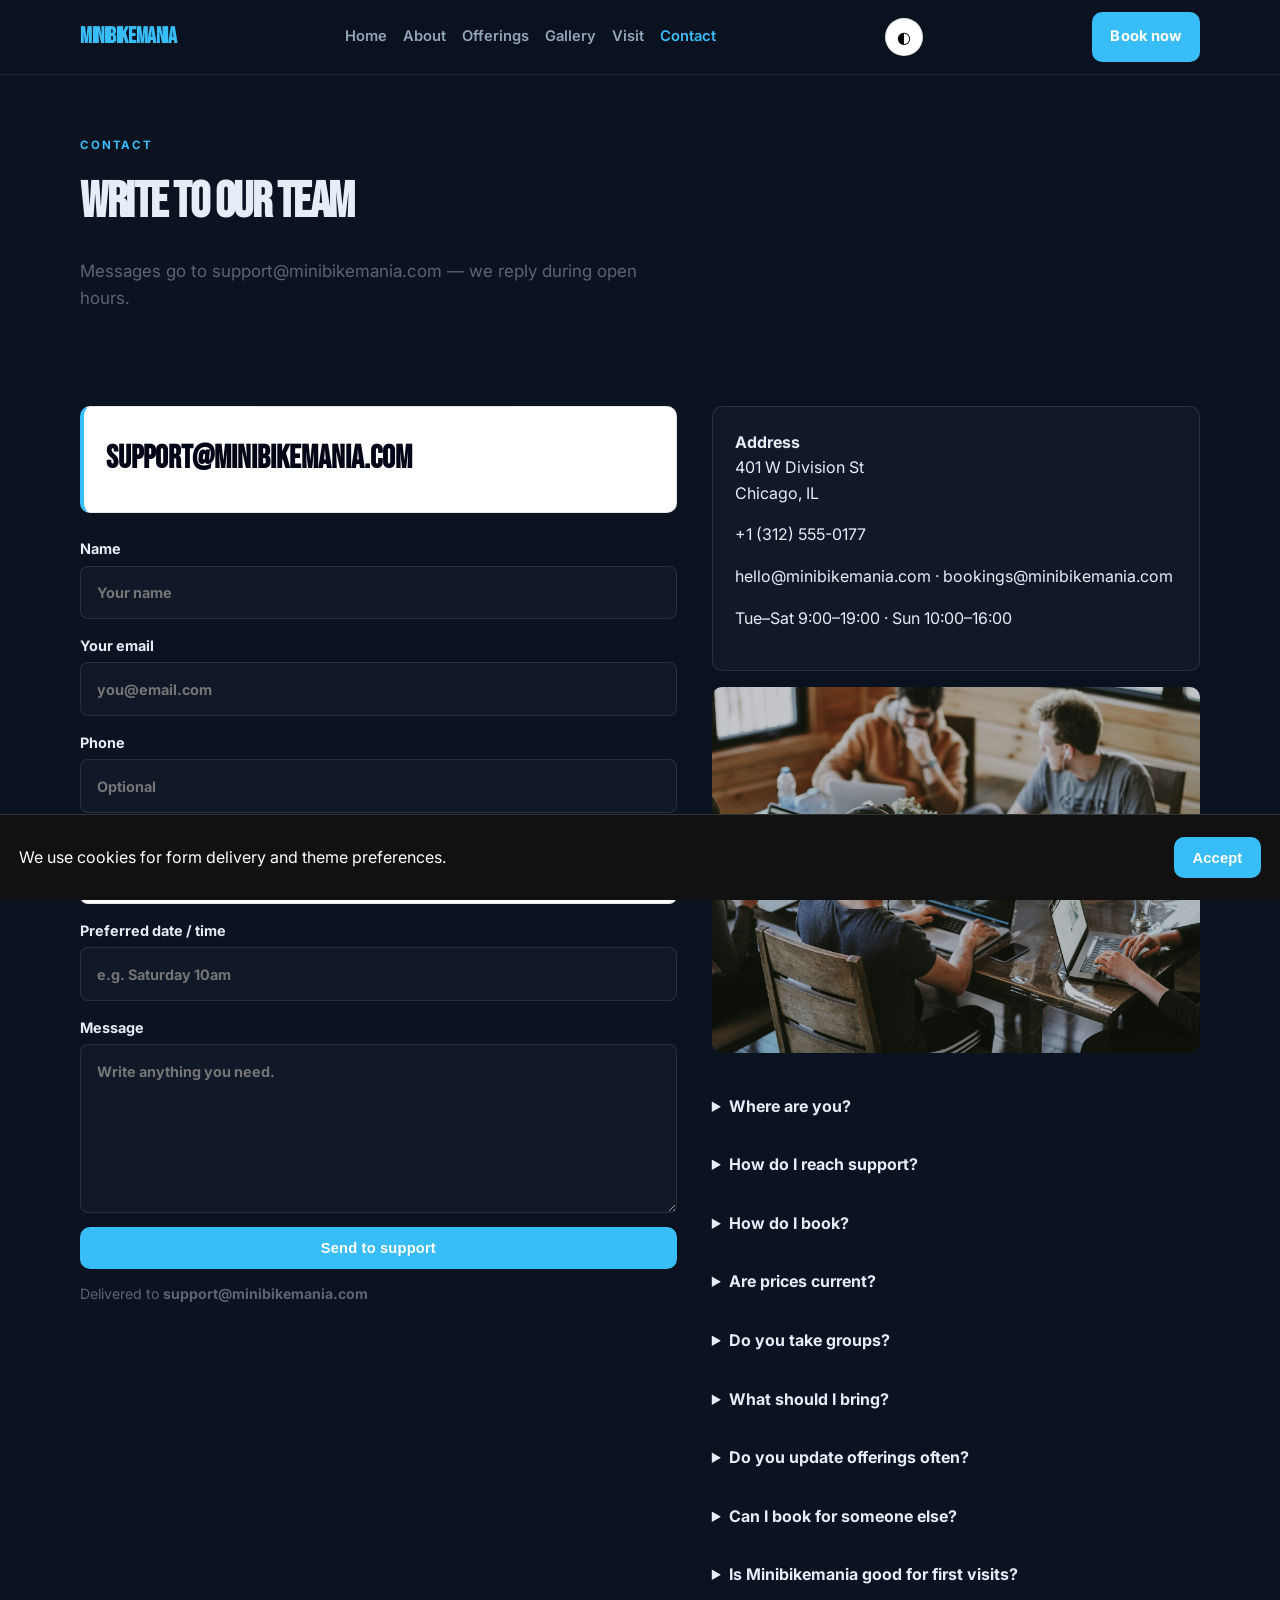
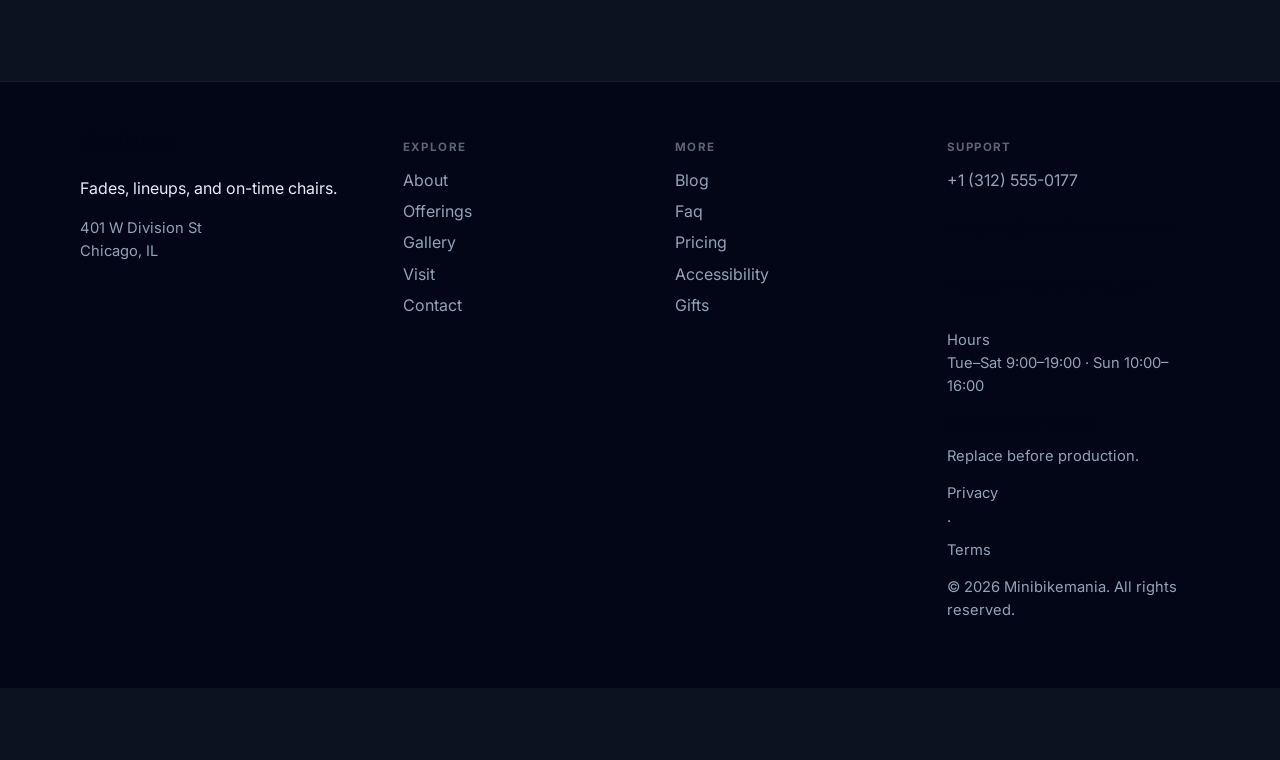
<file: contact.html>
<!DOCTYPE html>
<html lang="en">
<head>
  <meta charset="UTF-8" />
  <meta name="viewport" content="width=device-width, initial-scale=1" />
  <title>Contact | Minibikemania</title>
  <meta name="description" content="Contact Minibikemania" />
  <meta property="og:title" content="Contact | Minibikemania" />
  <meta property="og:description" content="Contact Minibikemania" />
  <meta property="og:type" content="website" />
  <meta name="twitter:card" content="summary_large_image" />
  <meta name="twitter:title" content="Contact | Minibikemania" />
  <meta name="twitter:description" content="Contact Minibikemania" />
  <meta property="og:image" content="assets/img-1.jpg" />
  <meta name="twitter:image" content="assets/img-1.jpg" />
  <meta property="og:url" content="https://minibikemania.github.io" />
  <script type="application/ld+json">{"@context": "https://schema.org", "@type": "LocalBusiness", "name": "Minibikemania", "description": "Fades, lineups, and on-time chairs.", "url": "https://minibikemania.github.io", "image": "assets/img-1.jpg"}</script>
<script type="application/ld+json">{"@context": "https://schema.org", "@type": "FAQPage", "mainEntity": [{"@type": "Question", "name": "Where are you?", "acceptedAnswer": {"@type": "Answer", "text": "401 W Division St, Chicago, IL. See the map on Visit."}}, {"@type": "Question", "name": "How do I reach support?", "acceptedAnswer": {"@type": "Answer", "text": "Use the Contact form or email support@minibikemania.com. We reply during open hours."}}, {"@type": "Question", "name": "How do I book?", "acceptedAnswer": {"@type": "Answer", "text": "Send a message on Contact, email bookings@minibikemania.com, or call +1 (312) 555-0177."}}, {"@type": "Question", "name": "Are prices current?", "acceptedAnswer": {"@type": "Answer", "text": "Listed prices are current and may shift with seasons — we update this site when they do."}}, {"@type": "Question", "name": "Do you take groups?", "acceptedAnswer": {"@type": "Answer", "text": "Yes for many bookings — tell us the size and date and we'll confirm what Minibikemania can host."}}, {"@type": "Question", "name": "What should I bring?", "acceptedAnswer": {"@type": "Answer", "text": "Just yourself (and any notes on allergies, sizes, or preferences). We'll handle the rest."}}, {"@type": "Question", "name": "Where can I read updates?", "acceptedAnswer": {"@type": "Answer", "text": "Blog and Journal pages publish changes before social media."}}, {"@type": "Question", "name": "How do I join the team?", "acceptedAnswer": {"@type": "Answer", "text": "Open roles are listed on Careers — we reply to every application."}}, {"@type": "Question", "name": "Is the space accessible?", "acceptedAnswer": {"@type": "Answer", "text": "See our Accessibility page for entrance, seating and restroom notes."}}, {"@type": "Question", "name": "Do you offer gift cards?", "acceptedAnswer": {"@type": "Answer", "text": "Yes — see our Gift Cards page for digital and in-store options."}}, {"@type": "Question", "name": "Can I book for someone else?", "acceptedAnswer": {"@type": "Answer", "text": "Yes — include their name and preferences in the contact form."}}, {"@type": "Question", "name": "Is parking available?", "acceptedAnswer": {"@type": "Answer", "text": "See Locations for the branch closest to you in Chicago."}}, {"@type": "Question", "name": "Do you take walk-ins at Minibikemania?", "acceptedAnswer": {"@type": "Answer", "text": "Yes when capacity allows — check Visit for peak hours."}}, {"@type": "Question", "name": "Do you host private events?", "acceptedAnswer": {"@type": "Answer", "text": "Contact us with date, headcount and offerings preferences."}}]}</script>
<script type="application/ld+json">{"@context": "https://schema.org", "@type": "WebSite", "name": "Minibikemania", "url": "https://minibikemania.github.io", "description": "Fades, lineups, and on-time chairs."}</script>
  <link rel="alternate" hreflang="en" href="index.html" />
  <link rel="alternate" hreflang="x-default" href="index.html" />
  <meta name="theme-color" content="#111111" />
  <link rel="preconnect" href="https://fonts.googleapis.com" />
  <link rel="preconnect" href="https://fonts.gstatic.com" crossorigin />
  <link href="https://fonts.googleapis.com/css2?family=Bebas+Neue&family=Inter:wght@400;500;600;700&display=swap" rel="stylesheet" />
  <link rel="stylesheet" href="styles.css" />
  <link rel="icon" href="favicon.svg" type="image/svg+xml" />
</head>
<body>

  <header class="top">
    <div class="shell bar">
      <a class="logo" href="index.html">Minibikemania</a>
      <button class="nav-toggle" type="button" aria-label="Open menu" data-nav-toggle>
        <span></span><span></span><span></span>
      </button>
      <nav data-nav><a href="index.html">Home</a><a href="about.html">About</a><a href="offerings.html">Offerings</a><a href="gallery.html">Gallery</a><a href="visit.html">Visit</a><a href="contact.html" class="on">Contact</a></nav>
      <button type="button" class="theme-toggle" data-theme-toggle aria-label="Toggle dark mode">◐</button>
      <a class="cta" href="contact.html" data-open-book>Book now</a>
    </div>
  </header>  <main class="page">
    <section class="page-hero"><div class="shell">
      <p class="eyebrow">Contact</p><h1>Write to our team</h1>
      <p class="lead">Messages go to support@minibikemania.com — we reply during open hours.</p>
    </div></section>
    <section class="block"><div class="shell contact-grid">
      <div><div class="support-banner"><p class="support-mail">support@minibikemania.com</p></div><form class="contact-form" data-contact data-support="support@minibikemania.com">
          <label>Name<input name="name" required placeholder="Your name" autocomplete="name" /></label>
          <label>Your email<input type="email" name="email" required placeholder="you@email.com" autocomplete="email" /></label>
          <label>Phone<input type="tel" name="phone" placeholder="Optional" autocomplete="tel" /></label>
          <label>Topic<select name="topic" required>
              <option value="Booking">Booking / reservation</option>
              <option value="Support">Support / question</option>
              <option value="Group">Group or event</option>
              <option value="Other">Something else</option>
            </select></label>
          <label>Preferred date / time<input name="when" placeholder="e.g. Saturday 10am" /></label>
          <label>Message<textarea name="message" rows="6" required placeholder="Write anything you need."></textarea></label>
          <button class="btn solid" type="submit">Send to support</button>
          <p class="form-note">Delivered to <strong>support@minibikemania.com</strong></p>
        </form>
      <div class="form-success" data-success hidden><h3>Message received</h3><button type="button" class="btn quiet" data-again>Send another</button></div></div>
      <div><div class="card stack-card">
      <p><strong>Address</strong><br/>401 W Division St<br/>Chicago, IL</p>
      <p><a href="tel:+13125550177">+1 (312) 555-0177</a></p>
      <p>hello@minibikemania.com · bookings@minibikemania.com</p><p>Tue–Sat 9:00–19:00 · Sun 10:00–16:00</p></div>
      <img class="solo" src="assets/img-7.jpg" alt="contact" style="margin-top:1rem" />
      <div class="faq" style="margin-top:1.5rem"><details><summary>Where are you?</summary><p>401 W Division St, Chicago, IL. See the map on Visit.</p></details>
<details><summary>How do I reach support?</summary><p>Use the Contact form or email support@minibikemania.com. We reply during open hours.</p></details>
<details><summary>How do I book?</summary><p>Send a message on Contact, email bookings@minibikemania.com, or call +1 (312) 555-0177.</p></details>
<details><summary>Are prices current?</summary><p>Listed prices are current and may shift with seasons — we update this site when they do.</p></details>
<details><summary>Do you take groups?</summary><p>Yes for many bookings — tell us the size and date and we'll confirm what Minibikemania can host.</p></details>
<details><summary>What should I bring?</summary><p>Just yourself (and any notes on allergies, sizes, or preferences). We'll handle the rest.</p></details>
<details><summary>Do you update offerings often?</summary><p>Yes — seasonal shifts are posted here first.</p></details>
<details><summary>Can I book for someone else?</summary><p>Yes — include their name and preferences in the Contact form or email support@minibikemania.com.</p></details>
<details><summary>Is Minibikemania good for first visits?</summary><p>Absolutely — tell us it's your first time and we'll recommend a starting point.</p></details></div></div>
    </div></section>
  </main>
  <footer class="foot">
    <div class="shell foot-grid">
      <div>
        <strong>Minibikemania</strong>
        <p>Fades, lineups, and on-time chairs.</p>
        <p class="foot-meta">401 W Division St<br/>Chicago, IL</p>
      </div>
      <div>
        <p class="fh">Explore</p>
        <a href="about.html">About</a><a href="offerings.html">Offerings</a><a href="gallery.html">Gallery</a><a href="visit.html">Visit</a><a href="contact.html">Contact</a>
      </div>
      <div>
        <p class="fh">More</p>
        <a href="blog.html">Blog</a><a href="faq.html">Faq</a><a href="pricing.html">Pricing</a><a href="accessibility.html">Accessibility</a><a href="gifts.html">Gifts</a>
      </div>
      <div>
        <p class="fh">Support</p>
        <a href="tel:+13125550177">+1 (312) 555-0177</a>
        <p class="mail-plain">support@minibikemania.com</p>
        <p class="mail-plain">hello@minibikemania.com</p>
        <p class="foot-meta">Hours<br/>Tue–Sat 9:00–19:00 · Sun 10:00–16:00</p>
        <p class="foot-meta"><strong>Demo contact details</strong><br/>Replace before production.</p>
        <p class="foot-meta"><a href="privacy.html">Privacy</a> · <a href="terms.html">Terms</a></p>
        <p class="foot-meta">© 2026 Minibikemania. All rights reserved.</p>
      </div>
    </div>
  </footer>
  <div class="cookie-bar" data-cookie-bar hidden>
    <p>We use cookies for form delivery and theme preferences.</p>
    <button type="button" class="btn solid" data-cookie-accept>Accept</button>
  </div>
  <div class="mobile-cta">
    <a href="tel:+13125550177">Call</a>
    <button type="button" data-open-book>Book</button>
    <a href="visit.html">Map</a>
  </div>
  <div class="toast" data-toast hidden></div>

  <div class="modal" data-book-modal hidden>
    <div class="modal-card">
      <button class="modal-close" type="button" data-close-book aria-label="Close">×</button>
      <p class="eyebrow">Quick request</p>
      <h3>Contact Minibikemania</h3>
      <p class="lead">Send the essentials and we will reply by email.</p>
      <form class="contact-form compact" data-quick-book data-support="support@minibikemania.com">
        <label>Name<input name="name" required placeholder="Your name" /></label>
        <label>Email<input type="email" name="email" required placeholder="you@email.com" /></label>
        <label>Timing<input name="when" required placeholder="Preferred date or timeline" /></label>
        <label>Notes<textarea name="message" rows="3" placeholder="Project, product, service or other details…"></textarea></label>
        <button class="btn solid" type="submit">Book</button>
      </form>
    </div>
  </div>

  <div class="lightbox" data-lightbox hidden>
    <button class="modal-close" type="button" data-lightbox-close aria-label="Close">×</button>
    <img data-lightbox-img alt="" />
    <div class="lightbox-nav">
      <button type="button" data-lightbox-prev>‹</button>
      <button type="button" data-lightbox-next>›</button>
    </div>
  </div>
  <script src="site.js"></script>
</body></html>
</file>
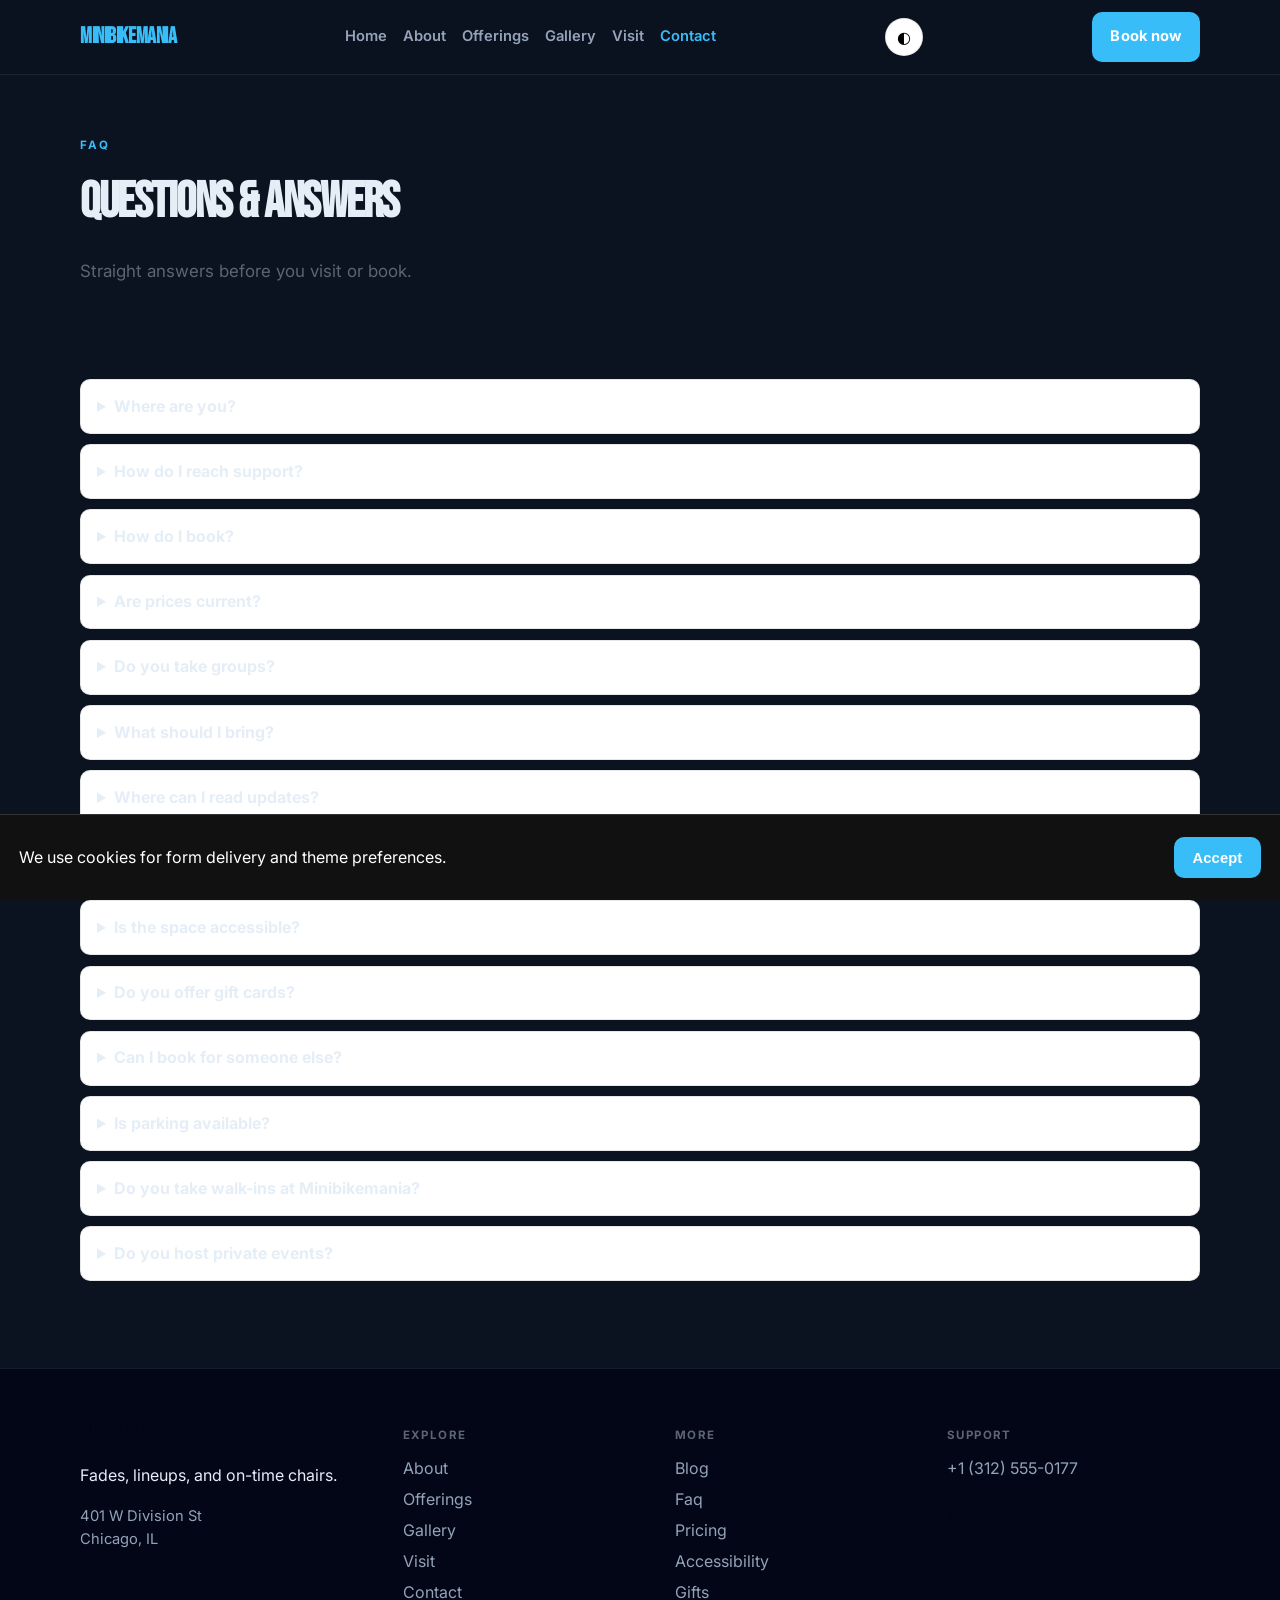
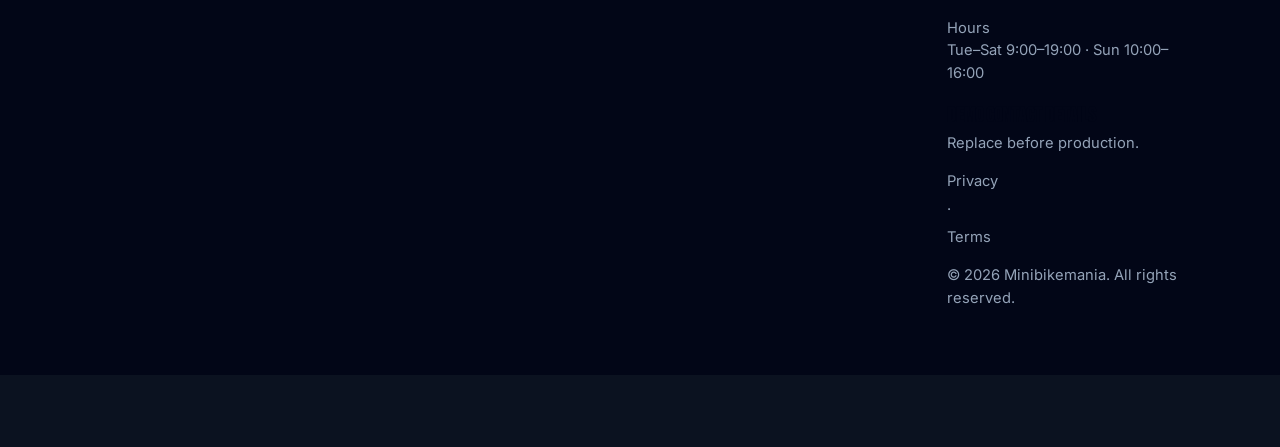
<file: faq.html>
<!DOCTYPE html>
<html lang="en">
<head>
  <meta charset="UTF-8" />
  <meta name="viewport" content="width=device-width, initial-scale=1" />
  <title>FAQ | Minibikemania</title>
  <meta name="description" content="Frequently asked questions" />
  <meta property="og:title" content="FAQ | Minibikemania" />
  <meta property="og:description" content="Frequently asked questions" />
  <meta property="og:type" content="website" />
  <meta name="twitter:card" content="summary_large_image" />
  <meta name="twitter:title" content="FAQ | Minibikemania" />
  <meta name="twitter:description" content="Frequently asked questions" />
  <meta property="og:image" content="assets/img-1.jpg" />
  <meta name="twitter:image" content="assets/img-1.jpg" />
  <meta property="og:url" content="https://minibikemania.github.io" />
  <script type="application/ld+json">{"@context": "https://schema.org", "@type": "LocalBusiness", "name": "Minibikemania", "description": "Fades, lineups, and on-time chairs.", "url": "https://minibikemania.github.io", "image": "assets/img-1.jpg"}</script>
<script type="application/ld+json">{"@context": "https://schema.org", "@type": "FAQPage", "mainEntity": [{"@type": "Question", "name": "Where are you?", "acceptedAnswer": {"@type": "Answer", "text": "401 W Division St, Chicago, IL. See the map on Visit."}}, {"@type": "Question", "name": "How do I reach support?", "acceptedAnswer": {"@type": "Answer", "text": "Use the Contact form or email support@minibikemania.com. We reply during open hours."}}, {"@type": "Question", "name": "How do I book?", "acceptedAnswer": {"@type": "Answer", "text": "Send a message on Contact, email bookings@minibikemania.com, or call +1 (312) 555-0177."}}, {"@type": "Question", "name": "Are prices current?", "acceptedAnswer": {"@type": "Answer", "text": "Listed prices are current and may shift with seasons — we update this site when they do."}}, {"@type": "Question", "name": "Do you take groups?", "acceptedAnswer": {"@type": "Answer", "text": "Yes for many bookings — tell us the size and date and we'll confirm what Minibikemania can host."}}, {"@type": "Question", "name": "What should I bring?", "acceptedAnswer": {"@type": "Answer", "text": "Just yourself (and any notes on allergies, sizes, or preferences). We'll handle the rest."}}, {"@type": "Question", "name": "Where can I read updates?", "acceptedAnswer": {"@type": "Answer", "text": "Blog and Journal pages publish changes before social media."}}, {"@type": "Question", "name": "How do I join the team?", "acceptedAnswer": {"@type": "Answer", "text": "Open roles are listed on Careers — we reply to every application."}}, {"@type": "Question", "name": "Is the space accessible?", "acceptedAnswer": {"@type": "Answer", "text": "See our Accessibility page for entrance, seating and restroom notes."}}, {"@type": "Question", "name": "Do you offer gift cards?", "acceptedAnswer": {"@type": "Answer", "text": "Yes — see our Gift Cards page for digital and in-store options."}}, {"@type": "Question", "name": "Can I book for someone else?", "acceptedAnswer": {"@type": "Answer", "text": "Yes — include their name and preferences in the contact form."}}, {"@type": "Question", "name": "Is parking available?", "acceptedAnswer": {"@type": "Answer", "text": "See Locations for the branch closest to you in Chicago."}}, {"@type": "Question", "name": "Do you take walk-ins at Minibikemania?", "acceptedAnswer": {"@type": "Answer", "text": "Yes when capacity allows — check Visit for peak hours."}}, {"@type": "Question", "name": "Do you host private events?", "acceptedAnswer": {"@type": "Answer", "text": "Contact us with date, headcount and offerings preferences."}}]}</script>
<script type="application/ld+json">{"@context": "https://schema.org", "@type": "WebSite", "name": "Minibikemania", "url": "https://minibikemania.github.io", "description": "Fades, lineups, and on-time chairs."}</script>
  <link rel="alternate" hreflang="en" href="index.html" />
  <link rel="alternate" hreflang="x-default" href="index.html" />
  <meta name="theme-color" content="#111111" />
  <link rel="preconnect" href="https://fonts.googleapis.com" />
  <link rel="preconnect" href="https://fonts.gstatic.com" crossorigin />
  <link href="https://fonts.googleapis.com/css2?family=Bebas+Neue&family=Inter:wght@400;500;600;700&display=swap" rel="stylesheet" />
  <link rel="stylesheet" href="styles.css" />
  <link rel="icon" href="favicon.svg" type="image/svg+xml" />
</head>
<body>

  <header class="top">
    <div class="shell bar">
      <a class="logo" href="index.html">Minibikemania</a>
      <button class="nav-toggle" type="button" aria-label="Open menu" data-nav-toggle>
        <span></span><span></span><span></span>
      </button>
      <nav data-nav><a href="index.html">Home</a><a href="about.html">About</a><a href="offerings.html">Offerings</a><a href="gallery.html">Gallery</a><a href="visit.html">Visit</a><a href="contact.html" class="on">Contact</a></nav>
      <button type="button" class="theme-toggle" data-theme-toggle aria-label="Toggle dark mode">◐</button>
      <a class="cta" href="contact.html" data-open-book>Book now</a>
    </div>
  </header>  <main class="page">
    <section class="page-hero"><div class="shell">
      <p class="eyebrow">FAQ</p>
      <h1>Questions &amp; answers</h1>
      <p class="lead">Straight answers before you visit or book.</p>
    </div></section>
    <section class="block"><div class="shell faq-page"><details class='faq-item reveal'><summary>Where are you?</summary><p>401 W Division St, Chicago, IL. See the map on Visit.</p></details><details class='faq-item reveal'><summary>How do I reach support?</summary><p>Use the Contact form or email support@minibikemania.com. We reply during open hours.</p></details><details class='faq-item reveal'><summary>How do I book?</summary><p>Send a message on Contact, email bookings@minibikemania.com, or call +1 (312) 555-0177.</p></details><details class='faq-item reveal'><summary>Are prices current?</summary><p>Listed prices are current and may shift with seasons — we update this site when they do.</p></details><details class='faq-item reveal'><summary>Do you take groups?</summary><p>Yes for many bookings — tell us the size and date and we&#x27;ll confirm what Minibikemania can host.</p></details><details class='faq-item reveal'><summary>What should I bring?</summary><p>Just yourself (and any notes on allergies, sizes, or preferences). We&#x27;ll handle the rest.</p></details><details class='faq-item reveal'><summary>Where can I read updates?</summary><p>Blog and Journal pages publish changes before social media.</p></details><details class='faq-item reveal'><summary>How do I join the team?</summary><p>Open roles are listed on Careers — we reply to every application.</p></details><details class='faq-item reveal'><summary>Is the space accessible?</summary><p>See our Accessibility page for entrance, seating and restroom notes.</p></details><details class='faq-item reveal'><summary>Do you offer gift cards?</summary><p>Yes — see our Gift Cards page for digital and in-store options.</p></details><details class='faq-item reveal'><summary>Can I book for someone else?</summary><p>Yes — include their name and preferences in the contact form.</p></details><details class='faq-item reveal'><summary>Is parking available?</summary><p>See Locations for the branch closest to you in Chicago.</p></details><details class='faq-item reveal'><summary>Do you take walk-ins at Minibikemania?</summary><p>Yes when capacity allows — check Visit for peak hours.</p></details><details class='faq-item reveal'><summary>Do you host private events?</summary><p>Contact us with date, headcount and offerings preferences.</p></details></div></section>
  </main>
  <footer class="foot">
    <div class="shell foot-grid">
      <div>
        <strong>Minibikemania</strong>
        <p>Fades, lineups, and on-time chairs.</p>
        <p class="foot-meta">401 W Division St<br/>Chicago, IL</p>
      </div>
      <div>
        <p class="fh">Explore</p>
        <a href="about.html">About</a><a href="offerings.html">Offerings</a><a href="gallery.html">Gallery</a><a href="visit.html">Visit</a><a href="contact.html">Contact</a>
      </div>
      <div>
        <p class="fh">More</p>
        <a href="blog.html">Blog</a><a href="faq.html">Faq</a><a href="pricing.html">Pricing</a><a href="accessibility.html">Accessibility</a><a href="gifts.html">Gifts</a>
      </div>
      <div>
        <p class="fh">Support</p>
        <a href="tel:+13125550177">+1 (312) 555-0177</a>
        <p class="mail-plain">support@minibikemania.com</p>
        <p class="mail-plain">hello@minibikemania.com</p>
        <p class="foot-meta">Hours<br/>Tue–Sat 9:00–19:00 · Sun 10:00–16:00</p>
        <p class="foot-meta"><strong>Demo contact details</strong><br/>Replace before production.</p>
        <p class="foot-meta"><a href="privacy.html">Privacy</a> · <a href="terms.html">Terms</a></p>
        <p class="foot-meta">© 2026 Minibikemania. All rights reserved.</p>
      </div>
    </div>
  </footer>
  <div class="cookie-bar" data-cookie-bar hidden>
    <p>We use cookies for form delivery and theme preferences.</p>
    <button type="button" class="btn solid" data-cookie-accept>Accept</button>
  </div>
  <div class="mobile-cta">
    <a href="tel:+13125550177">Call</a>
    <button type="button" data-open-book>Book</button>
    <a href="visit.html">Map</a>
  </div>
  <div class="toast" data-toast hidden></div>

  <div class="modal" data-book-modal hidden>
    <div class="modal-card">
      <button class="modal-close" type="button" data-close-book aria-label="Close">×</button>
      <p class="eyebrow">Quick request</p>
      <h3>Contact Minibikemania</h3>
      <p class="lead">Send the essentials and we will reply by email.</p>
      <form class="contact-form compact" data-quick-book data-support="support@minibikemania.com">
        <label>Name<input name="name" required placeholder="Your name" /></label>
        <label>Email<input type="email" name="email" required placeholder="you@email.com" /></label>
        <label>Timing<input name="when" required placeholder="Preferred date or timeline" /></label>
        <label>Notes<textarea name="message" rows="3" placeholder="Project, product, service or other details…"></textarea></label>
        <button class="btn solid" type="submit">Book</button>
      </form>
    </div>
  </div>

  <div class="lightbox" data-lightbox hidden>
    <button class="modal-close" type="button" data-lightbox-close aria-label="Close">×</button>
    <img data-lightbox-img alt="" />
    <div class="lightbox-nav">
      <button type="button" data-lightbox-prev>‹</button>
      <button type="button" data-lightbox-next>›</button>
    </div>
  </div>
  <script src="site.js"></script>
</body></html>
</file>
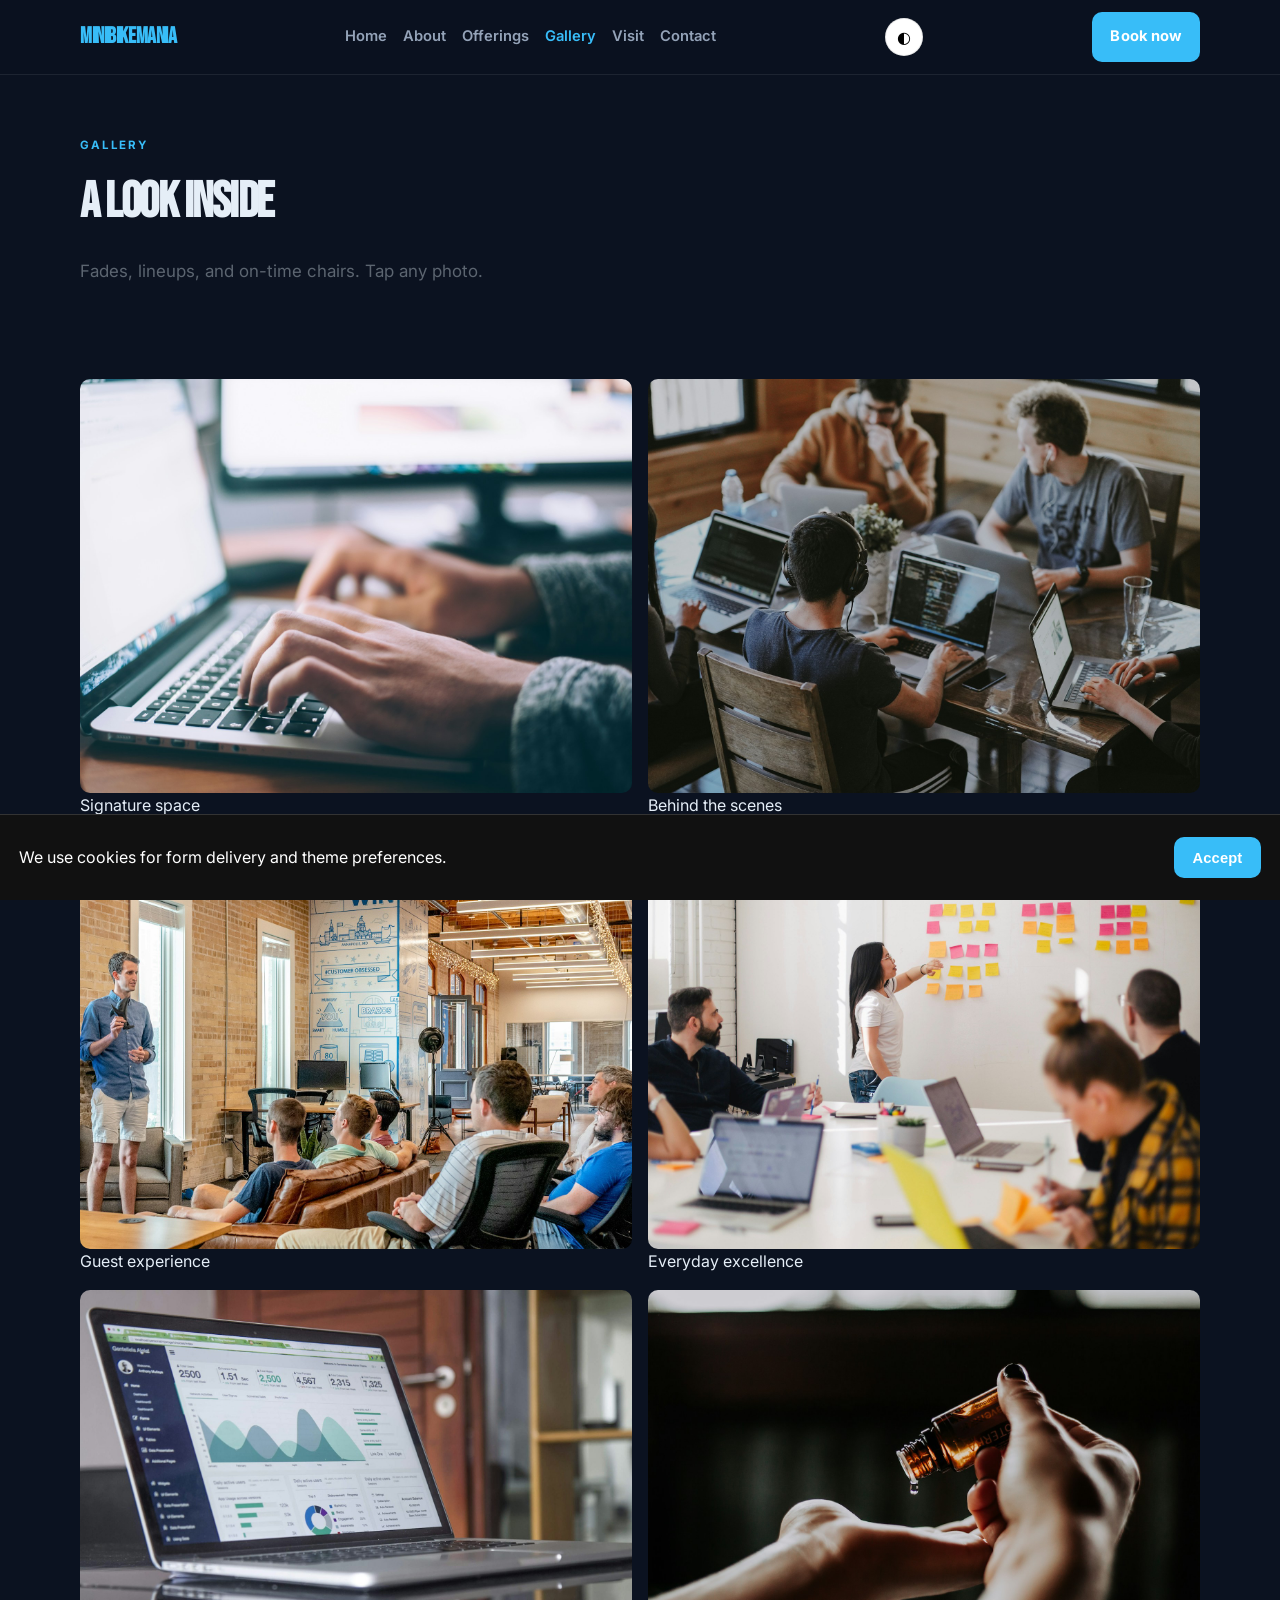
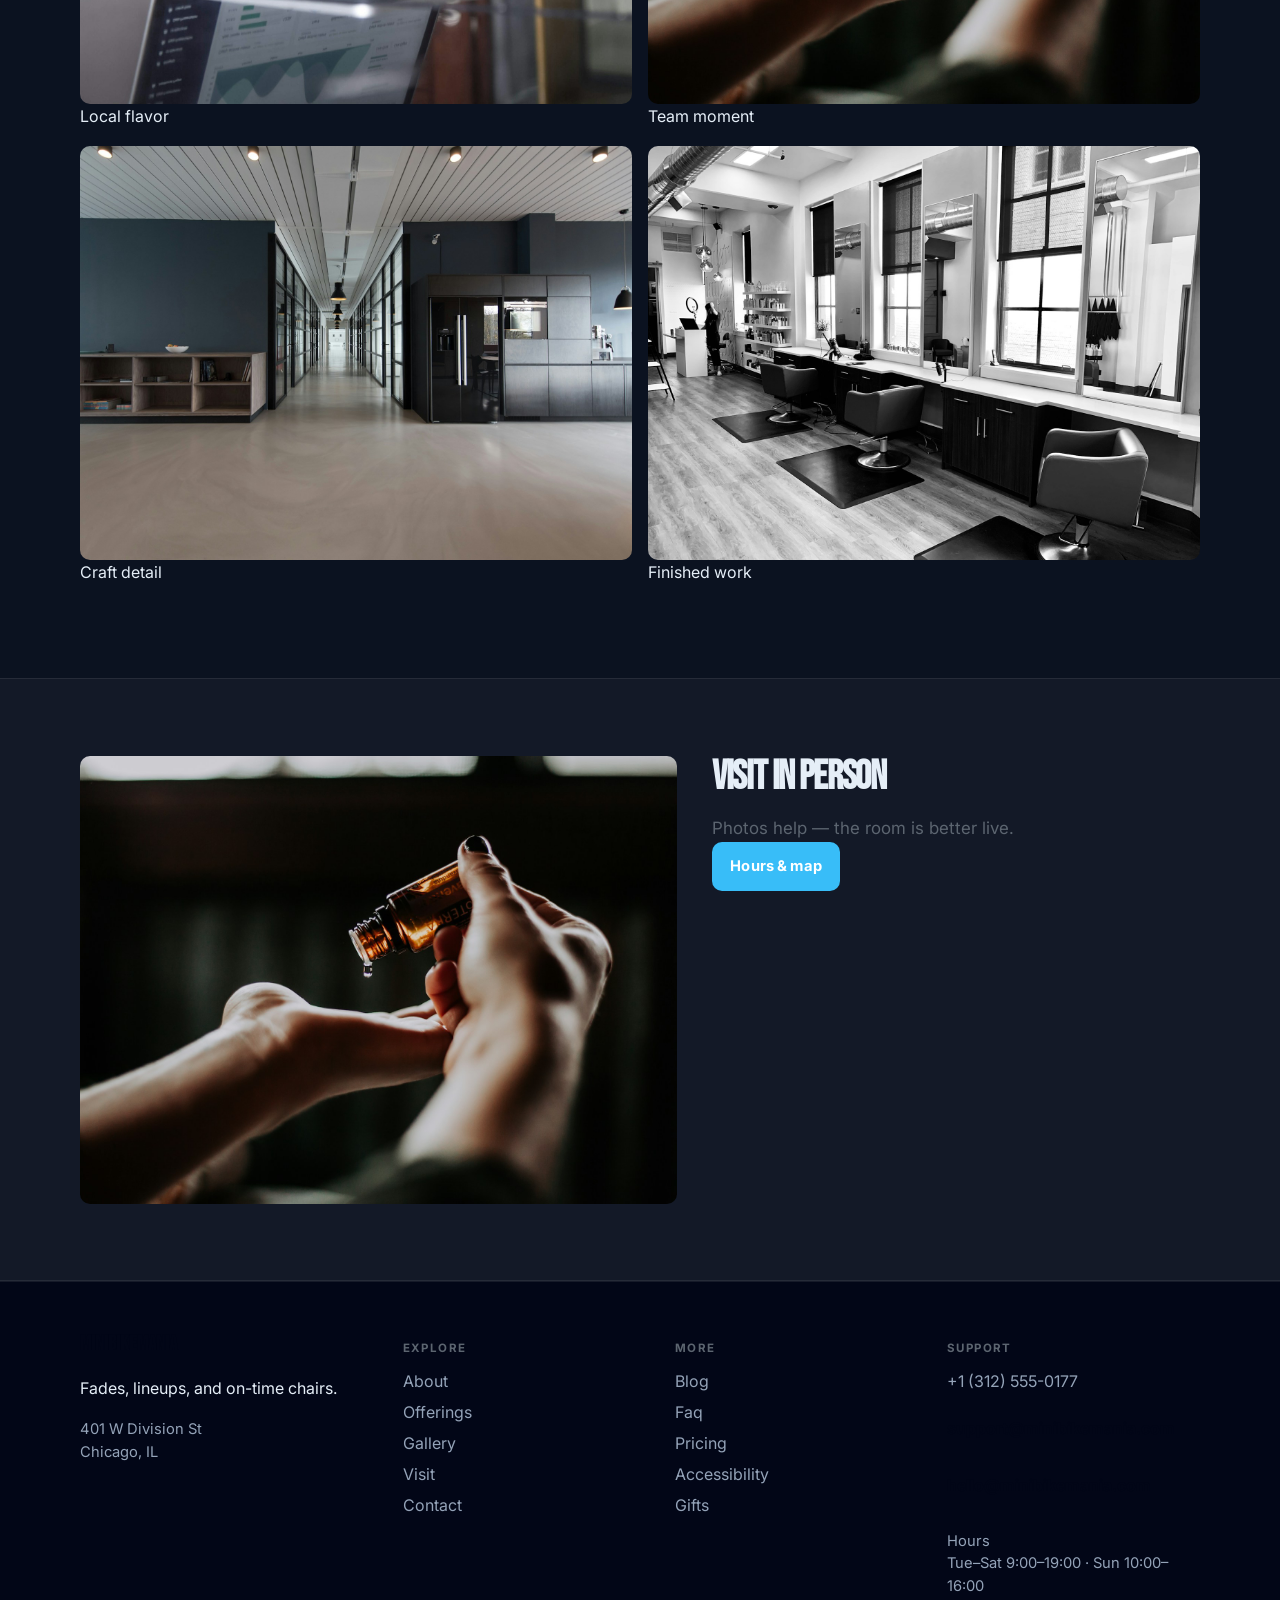
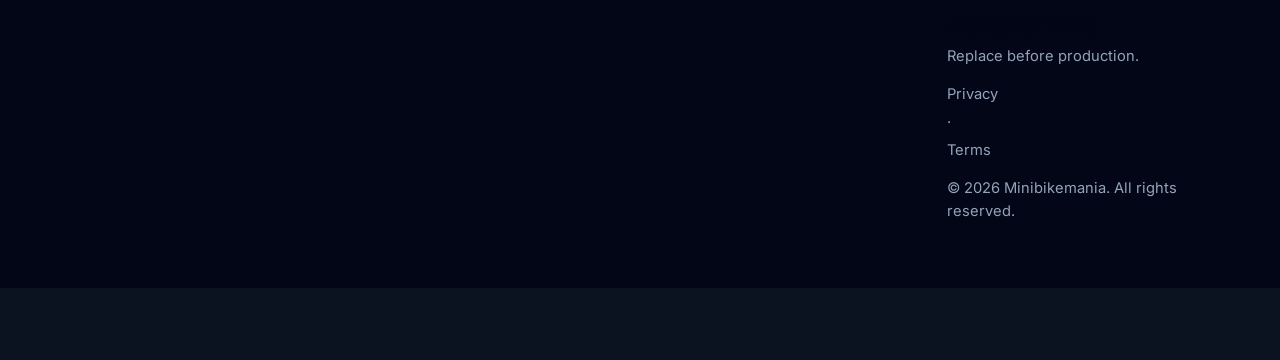
<file: gallery.html>
<!DOCTYPE html>
<html lang="en">
<head>
  <meta charset="UTF-8" />
  <meta name="viewport" content="width=device-width, initial-scale=1" />
  <title>Gallery | Minibikemania</title>
  <meta name="description" content="Photos from Minibikemania" />
  <meta property="og:title" content="Gallery | Minibikemania" />
  <meta property="og:description" content="Photos from Minibikemania" />
  <meta property="og:type" content="website" />
  <meta name="twitter:card" content="summary_large_image" />
  <meta name="twitter:title" content="Gallery | Minibikemania" />
  <meta name="twitter:description" content="Photos from Minibikemania" />
  <meta property="og:image" content="assets/img-1.jpg" />
  <meta name="twitter:image" content="assets/img-1.jpg" />
  <meta property="og:url" content="https://minibikemania.github.io" />
  <script type="application/ld+json">{"@context": "https://schema.org", "@type": "LocalBusiness", "name": "Minibikemania", "description": "Fades, lineups, and on-time chairs.", "url": "https://minibikemania.github.io", "image": "assets/img-1.jpg"}</script>
<script type="application/ld+json">{"@context": "https://schema.org", "@type": "FAQPage", "mainEntity": [{"@type": "Question", "name": "Where are you?", "acceptedAnswer": {"@type": "Answer", "text": "401 W Division St, Chicago, IL. See the map on Visit."}}, {"@type": "Question", "name": "How do I reach support?", "acceptedAnswer": {"@type": "Answer", "text": "Use the Contact form or email support@minibikemania.com. We reply during open hours."}}, {"@type": "Question", "name": "How do I book?", "acceptedAnswer": {"@type": "Answer", "text": "Send a message on Contact, email bookings@minibikemania.com, or call +1 (312) 555-0177."}}, {"@type": "Question", "name": "Are prices current?", "acceptedAnswer": {"@type": "Answer", "text": "Listed prices are current and may shift with seasons — we update this site when they do."}}, {"@type": "Question", "name": "Do you take groups?", "acceptedAnswer": {"@type": "Answer", "text": "Yes for many bookings — tell us the size and date and we'll confirm what Minibikemania can host."}}, {"@type": "Question", "name": "What should I bring?", "acceptedAnswer": {"@type": "Answer", "text": "Just yourself (and any notes on allergies, sizes, or preferences). We'll handle the rest."}}, {"@type": "Question", "name": "Where can I read updates?", "acceptedAnswer": {"@type": "Answer", "text": "Blog and Journal pages publish changes before social media."}}, {"@type": "Question", "name": "How do I join the team?", "acceptedAnswer": {"@type": "Answer", "text": "Open roles are listed on Careers — we reply to every application."}}, {"@type": "Question", "name": "Is the space accessible?", "acceptedAnswer": {"@type": "Answer", "text": "See our Accessibility page for entrance, seating and restroom notes."}}, {"@type": "Question", "name": "Do you offer gift cards?", "acceptedAnswer": {"@type": "Answer", "text": "Yes — see our Gift Cards page for digital and in-store options."}}, {"@type": "Question", "name": "Can I book for someone else?", "acceptedAnswer": {"@type": "Answer", "text": "Yes — include their name and preferences in the contact form."}}, {"@type": "Question", "name": "Is parking available?", "acceptedAnswer": {"@type": "Answer", "text": "See Locations for the branch closest to you in Chicago."}}, {"@type": "Question", "name": "Do you take walk-ins at Minibikemania?", "acceptedAnswer": {"@type": "Answer", "text": "Yes when capacity allows — check Visit for peak hours."}}, {"@type": "Question", "name": "Do you host private events?", "acceptedAnswer": {"@type": "Answer", "text": "Contact us with date, headcount and offerings preferences."}}]}</script>
<script type="application/ld+json">{"@context": "https://schema.org", "@type": "WebSite", "name": "Minibikemania", "url": "https://minibikemania.github.io", "description": "Fades, lineups, and on-time chairs."}</script>
  <link rel="alternate" hreflang="en" href="index.html" />
  <link rel="alternate" hreflang="x-default" href="index.html" />
  <meta name="theme-color" content="#111111" />
  <link rel="preconnect" href="https://fonts.googleapis.com" />
  <link rel="preconnect" href="https://fonts.gstatic.com" crossorigin />
  <link href="https://fonts.googleapis.com/css2?family=Bebas+Neue&family=Inter:wght@400;500;600;700&display=swap" rel="stylesheet" />
  <link rel="stylesheet" href="styles.css" />
  <link rel="icon" href="favicon.svg" type="image/svg+xml" />
</head>
<body>

  <header class="top">
    <div class="shell bar">
      <a class="logo" href="index.html">Minibikemania</a>
      <button class="nav-toggle" type="button" aria-label="Open menu" data-nav-toggle>
        <span></span><span></span><span></span>
      </button>
      <nav data-nav><a href="index.html">Home</a><a href="about.html">About</a><a href="offerings.html">Offerings</a><a href="gallery.html" class="on">Gallery</a><a href="visit.html">Visit</a><a href="contact.html">Contact</a></nav>
      <button type="button" class="theme-toggle" data-theme-toggle aria-label="Toggle dark mode">◐</button>
      <a class="cta" href="contact.html" data-open-book>Book now</a>
    </div>
  </header>  <main class="page">
    <section class="page-hero"><div class="shell">
      <p class="eyebrow">Gallery</p><h1>A look inside</h1><p class="lead">Fades, lineups, and on-time chairs. Tap any photo.</p>
    </div></section>
    <section class="block"><div class="shell gallery-masonry" data-gallery-list="assets/img-3.jpg,assets/img-4.jpg,assets/img-5.jpg,assets/img-6.jpg,assets/img-7.jpg,assets/img-8.jpg,assets/img-9.jpg,assets/img-10.jpg"><figure><button type="button" class="gal-btn" data-gallery-open data-index="0"><img src="assets/img-3.jpg" alt="Signature space at Minibikemania" loading="lazy" /></button><figcaption>Signature space</figcaption></figure>
<figure><button type="button" class="gal-btn" data-gallery-open data-index="1"><img src="assets/img-4.jpg" alt="Guest experience at Minibikemania" loading="lazy" /></button><figcaption>Guest experience</figcaption></figure>
<figure><button type="button" class="gal-btn" data-gallery-open data-index="2"><img src="assets/img-5.jpg" alt="Local flavor at Minibikemania" loading="lazy" /></button><figcaption>Local flavor</figcaption></figure>
<figure><button type="button" class="gal-btn" data-gallery-open data-index="3"><img src="assets/img-6.jpg" alt="Craft detail at Minibikemania" loading="lazy" /></button><figcaption>Craft detail</figcaption></figure>
<figure><button type="button" class="gal-btn" data-gallery-open data-index="4"><img src="assets/img-7.jpg" alt="Behind the scenes at Minibikemania" loading="lazy" /></button><figcaption>Behind the scenes</figcaption></figure>
<figure><button type="button" class="gal-btn" data-gallery-open data-index="5"><img src="assets/img-8.jpg" alt="Everyday excellence at Minibikemania" loading="lazy" /></button><figcaption>Everyday excellence</figcaption></figure>
<figure><button type="button" class="gal-btn" data-gallery-open data-index="6"><img src="assets/img-9.jpg" alt="Team moment at Minibikemania" loading="lazy" /></button><figcaption>Team moment</figcaption></figure>
<figure><button type="button" class="gal-btn" data-gallery-open data-index="7"><img src="assets/img-10.jpg" alt="Finished work at Minibikemania" loading="lazy" /></button><figcaption>Finished work</figcaption></figure></div></section>
    <section class="block tint"><div class="shell split">
      <img class="solo" src="assets/img-9.jpg" alt="Minibikemania" />
      <div><h2>Visit in person</h2><p class="lead">Photos help — the room is better live.</p>
      <a class="btn solid" href="visit.html">Hours &amp; map</a></div>
    </div></section>
  </main>
  <footer class="foot">
    <div class="shell foot-grid">
      <div>
        <strong>Minibikemania</strong>
        <p>Fades, lineups, and on-time chairs.</p>
        <p class="foot-meta">401 W Division St<br/>Chicago, IL</p>
      </div>
      <div>
        <p class="fh">Explore</p>
        <a href="about.html">About</a><a href="offerings.html">Offerings</a><a href="gallery.html">Gallery</a><a href="visit.html">Visit</a><a href="contact.html">Contact</a>
      </div>
      <div>
        <p class="fh">More</p>
        <a href="blog.html">Blog</a><a href="faq.html">Faq</a><a href="pricing.html">Pricing</a><a href="accessibility.html">Accessibility</a><a href="gifts.html">Gifts</a>
      </div>
      <div>
        <p class="fh">Support</p>
        <a href="tel:+13125550177">+1 (312) 555-0177</a>
        <p class="mail-plain">support@minibikemania.com</p>
        <p class="mail-plain">hello@minibikemania.com</p>
        <p class="foot-meta">Hours<br/>Tue–Sat 9:00–19:00 · Sun 10:00–16:00</p>
        <p class="foot-meta"><strong>Demo contact details</strong><br/>Replace before production.</p>
        <p class="foot-meta"><a href="privacy.html">Privacy</a> · <a href="terms.html">Terms</a></p>
        <p class="foot-meta">© 2026 Minibikemania. All rights reserved.</p>
      </div>
    </div>
  </footer>
  <div class="cookie-bar" data-cookie-bar hidden>
    <p>We use cookies for form delivery and theme preferences.</p>
    <button type="button" class="btn solid" data-cookie-accept>Accept</button>
  </div>
  <div class="mobile-cta">
    <a href="tel:+13125550177">Call</a>
    <button type="button" data-open-book>Book</button>
    <a href="visit.html">Map</a>
  </div>
  <div class="toast" data-toast hidden></div>

  <div class="modal" data-book-modal hidden>
    <div class="modal-card">
      <button class="modal-close" type="button" data-close-book aria-label="Close">×</button>
      <p class="eyebrow">Quick request</p>
      <h3>Contact Minibikemania</h3>
      <p class="lead">Send the essentials and we will reply by email.</p>
      <form class="contact-form compact" data-quick-book data-support="support@minibikemania.com">
        <label>Name<input name="name" required placeholder="Your name" /></label>
        <label>Email<input type="email" name="email" required placeholder="you@email.com" /></label>
        <label>Timing<input name="when" required placeholder="Preferred date or timeline" /></label>
        <label>Notes<textarea name="message" rows="3" placeholder="Project, product, service or other details…"></textarea></label>
        <button class="btn solid" type="submit">Book</button>
      </form>
    </div>
  </div>

  <div class="lightbox" data-lightbox hidden>
    <button class="modal-close" type="button" data-lightbox-close aria-label="Close">×</button>
    <img data-lightbox-img alt="" />
    <div class="lightbox-nav">
      <button type="button" data-lightbox-prev>‹</button>
      <button type="button" data-lightbox-next>›</button>
    </div>
  </div>
  <script src="site.js"></script>
</body></html>
</file>
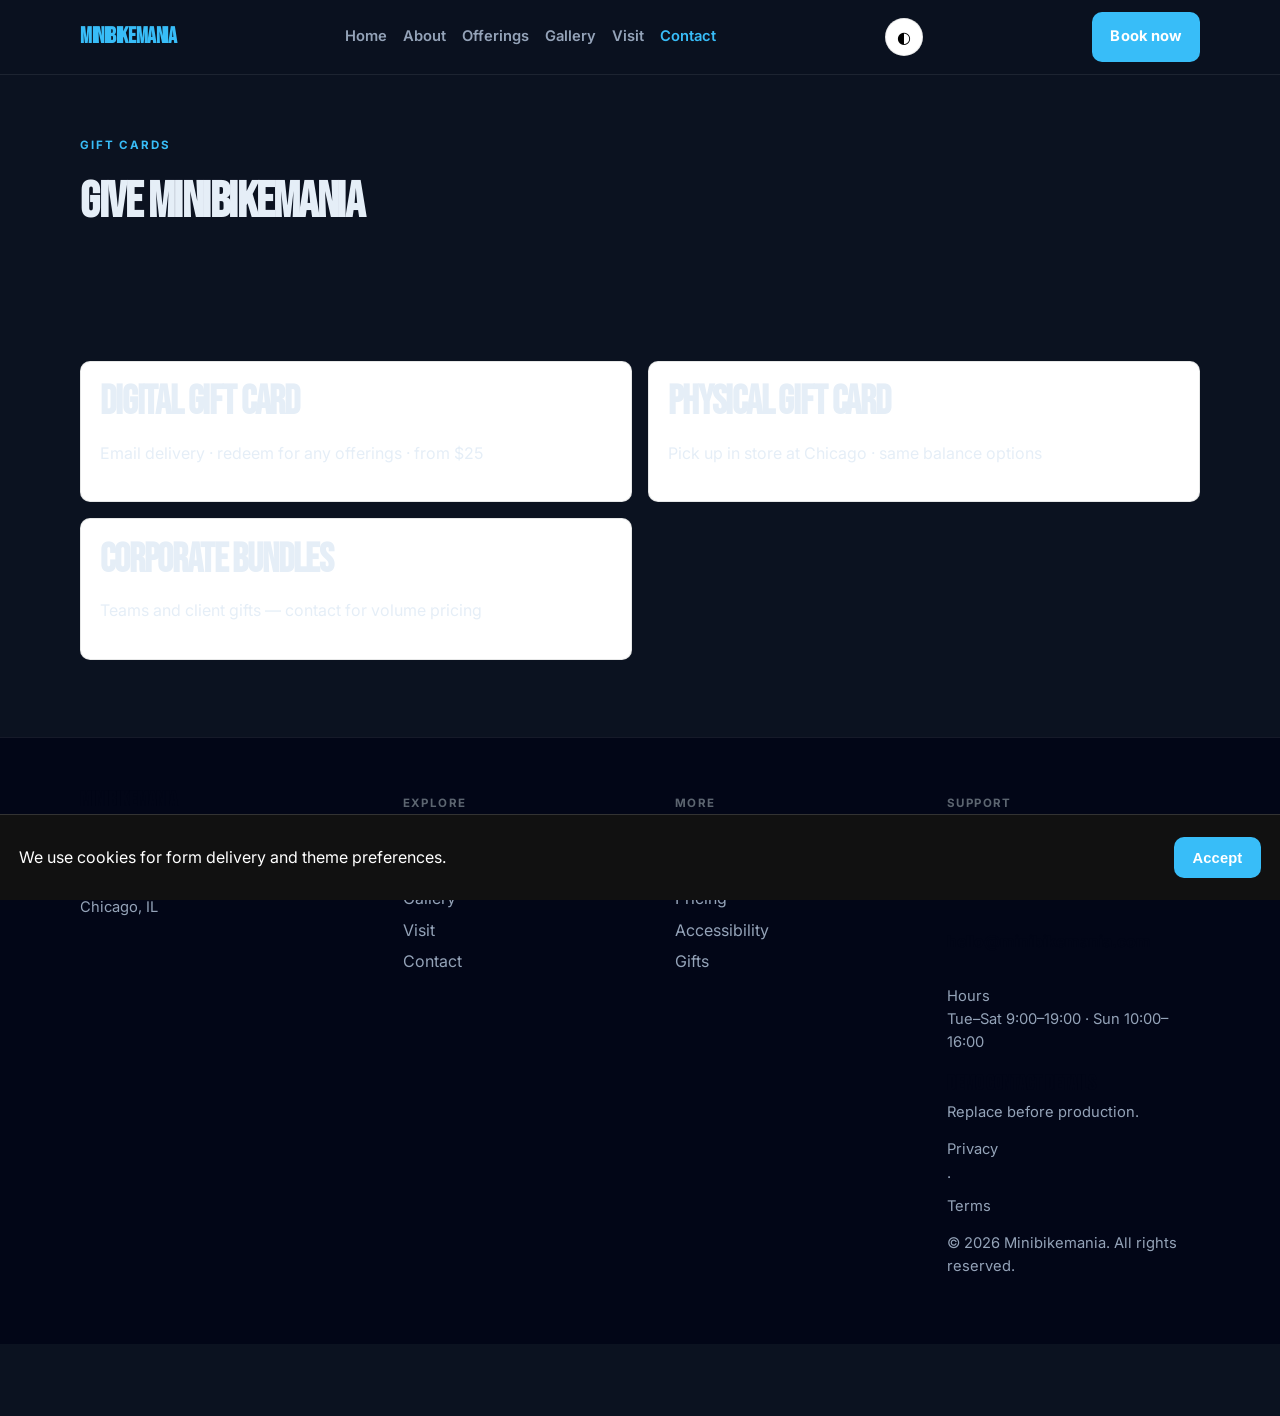
<file: gifts.html>
<!DOCTYPE html>
<html lang="en">
<head>
  <meta charset="UTF-8" />
  <meta name="viewport" content="width=device-width, initial-scale=1" />
  <title>Gift cards | Minibikemania</title>
  <meta name="description" content="Gift cards and vouchers" />
  <meta property="og:title" content="Gift cards | Minibikemania" />
  <meta property="og:description" content="Gift cards and vouchers" />
  <meta property="og:type" content="website" />
  <meta name="twitter:card" content="summary_large_image" />
  <meta name="twitter:title" content="Gift cards | Minibikemania" />
  <meta name="twitter:description" content="Gift cards and vouchers" />
  <meta property="og:image" content="assets/img-1.jpg" />
  <meta name="twitter:image" content="assets/img-1.jpg" />
  <meta property="og:url" content="https://minibikemania.github.io" />
  <script type="application/ld+json">{"@context": "https://schema.org", "@type": "LocalBusiness", "name": "Minibikemania", "description": "Fades, lineups, and on-time chairs.", "url": "https://minibikemania.github.io", "image": "assets/img-1.jpg"}</script>
<script type="application/ld+json">{"@context": "https://schema.org", "@type": "FAQPage", "mainEntity": [{"@type": "Question", "name": "Where are you?", "acceptedAnswer": {"@type": "Answer", "text": "401 W Division St, Chicago, IL. See the map on Visit."}}, {"@type": "Question", "name": "How do I reach support?", "acceptedAnswer": {"@type": "Answer", "text": "Use the Contact form or email support@minibikemania.com. We reply during open hours."}}, {"@type": "Question", "name": "How do I book?", "acceptedAnswer": {"@type": "Answer", "text": "Send a message on Contact, email bookings@minibikemania.com, or call +1 (312) 555-0177."}}, {"@type": "Question", "name": "Are prices current?", "acceptedAnswer": {"@type": "Answer", "text": "Listed prices are current and may shift with seasons — we update this site when they do."}}, {"@type": "Question", "name": "Do you take groups?", "acceptedAnswer": {"@type": "Answer", "text": "Yes for many bookings — tell us the size and date and we'll confirm what Minibikemania can host."}}, {"@type": "Question", "name": "What should I bring?", "acceptedAnswer": {"@type": "Answer", "text": "Just yourself (and any notes on allergies, sizes, or preferences). We'll handle the rest."}}, {"@type": "Question", "name": "Where can I read updates?", "acceptedAnswer": {"@type": "Answer", "text": "Blog and Journal pages publish changes before social media."}}, {"@type": "Question", "name": "How do I join the team?", "acceptedAnswer": {"@type": "Answer", "text": "Open roles are listed on Careers — we reply to every application."}}, {"@type": "Question", "name": "Is the space accessible?", "acceptedAnswer": {"@type": "Answer", "text": "See our Accessibility page for entrance, seating and restroom notes."}}, {"@type": "Question", "name": "Do you offer gift cards?", "acceptedAnswer": {"@type": "Answer", "text": "Yes — see our Gift Cards page for digital and in-store options."}}, {"@type": "Question", "name": "Can I book for someone else?", "acceptedAnswer": {"@type": "Answer", "text": "Yes — include their name and preferences in the contact form."}}, {"@type": "Question", "name": "Is parking available?", "acceptedAnswer": {"@type": "Answer", "text": "See Locations for the branch closest to you in Chicago."}}, {"@type": "Question", "name": "Do you take walk-ins at Minibikemania?", "acceptedAnswer": {"@type": "Answer", "text": "Yes when capacity allows — check Visit for peak hours."}}, {"@type": "Question", "name": "Do you host private events?", "acceptedAnswer": {"@type": "Answer", "text": "Contact us with date, headcount and offerings preferences."}}]}</script>
<script type="application/ld+json">{"@context": "https://schema.org", "@type": "WebSite", "name": "Minibikemania", "url": "https://minibikemania.github.io", "description": "Fades, lineups, and on-time chairs."}</script>
  <link rel="alternate" hreflang="en" href="index.html" />
  <link rel="alternate" hreflang="x-default" href="index.html" />
  <meta name="theme-color" content="#111111" />
  <link rel="preconnect" href="https://fonts.googleapis.com" />
  <link rel="preconnect" href="https://fonts.gstatic.com" crossorigin />
  <link href="https://fonts.googleapis.com/css2?family=Bebas+Neue&family=Inter:wght@400;500;600;700&display=swap" rel="stylesheet" />
  <link rel="stylesheet" href="styles.css" />
  <link rel="icon" href="favicon.svg" type="image/svg+xml" />
</head>
<body>

  <header class="top">
    <div class="shell bar">
      <a class="logo" href="index.html">Minibikemania</a>
      <button class="nav-toggle" type="button" aria-label="Open menu" data-nav-toggle>
        <span></span><span></span><span></span>
      </button>
      <nav data-nav><a href="index.html">Home</a><a href="about.html">About</a><a href="offerings.html">Offerings</a><a href="gallery.html">Gallery</a><a href="visit.html">Visit</a><a href="contact.html" class="on">Contact</a></nav>
      <button type="button" class="theme-toggle" data-theme-toggle aria-label="Toggle dark mode">◐</button>
      <a class="cta" href="contact.html" data-open-book>Book now</a>
    </div>
  </header>  <main class="page">
    <section class="page-hero"><div class="shell">
      <p class="eyebrow">Gift cards</p>
      <h1>Give Minibikemania</h1>
    </div></section>
    <section class="block"><div class="shell value-grid"><article class='price-tier reveal'><h2>Digital gift card</h2><p>Email delivery · redeem for any offerings · from $25</p></article><article class='price-tier reveal'><h2>Physical gift card</h2><p>Pick up in store at Chicago · same balance options</p></article><article class='price-tier reveal'><h2>Corporate bundles</h2><p>Teams and client gifts — contact for volume pricing</p></article></div></section>
  </main>
  <footer class="foot">
    <div class="shell foot-grid">
      <div>
        <strong>Minibikemania</strong>
        <p>Fades, lineups, and on-time chairs.</p>
        <p class="foot-meta">401 W Division St<br/>Chicago, IL</p>
      </div>
      <div>
        <p class="fh">Explore</p>
        <a href="about.html">About</a><a href="offerings.html">Offerings</a><a href="gallery.html">Gallery</a><a href="visit.html">Visit</a><a href="contact.html">Contact</a>
      </div>
      <div>
        <p class="fh">More</p>
        <a href="blog.html">Blog</a><a href="faq.html">Faq</a><a href="pricing.html">Pricing</a><a href="accessibility.html">Accessibility</a><a href="gifts.html">Gifts</a>
      </div>
      <div>
        <p class="fh">Support</p>
        <a href="tel:+13125550177">+1 (312) 555-0177</a>
        <p class="mail-plain">support@minibikemania.com</p>
        <p class="mail-plain">hello@minibikemania.com</p>
        <p class="foot-meta">Hours<br/>Tue–Sat 9:00–19:00 · Sun 10:00–16:00</p>
        <p class="foot-meta"><strong>Demo contact details</strong><br/>Replace before production.</p>
        <p class="foot-meta"><a href="privacy.html">Privacy</a> · <a href="terms.html">Terms</a></p>
        <p class="foot-meta">© 2026 Minibikemania. All rights reserved.</p>
      </div>
    </div>
  </footer>
  <div class="cookie-bar" data-cookie-bar hidden>
    <p>We use cookies for form delivery and theme preferences.</p>
    <button type="button" class="btn solid" data-cookie-accept>Accept</button>
  </div>
  <div class="mobile-cta">
    <a href="tel:+13125550177">Call</a>
    <button type="button" data-open-book>Book</button>
    <a href="visit.html">Map</a>
  </div>
  <div class="toast" data-toast hidden></div>

  <div class="modal" data-book-modal hidden>
    <div class="modal-card">
      <button class="modal-close" type="button" data-close-book aria-label="Close">×</button>
      <p class="eyebrow">Quick request</p>
      <h3>Contact Minibikemania</h3>
      <p class="lead">Send the essentials and we will reply by email.</p>
      <form class="contact-form compact" data-quick-book data-support="support@minibikemania.com">
        <label>Name<input name="name" required placeholder="Your name" /></label>
        <label>Email<input type="email" name="email" required placeholder="you@email.com" /></label>
        <label>Timing<input name="when" required placeholder="Preferred date or timeline" /></label>
        <label>Notes<textarea name="message" rows="3" placeholder="Project, product, service or other details…"></textarea></label>
        <button class="btn solid" type="submit">Book</button>
      </form>
    </div>
  </div>

  <div class="lightbox" data-lightbox hidden>
    <button class="modal-close" type="button" data-lightbox-close aria-label="Close">×</button>
    <img data-lightbox-img alt="" />
    <div class="lightbox-nav">
      <button type="button" data-lightbox-prev>‹</button>
      <button type="button" data-lightbox-next>›</button>
    </div>
  </div>
  <script src="site.js"></script>
</body></html>
</file>
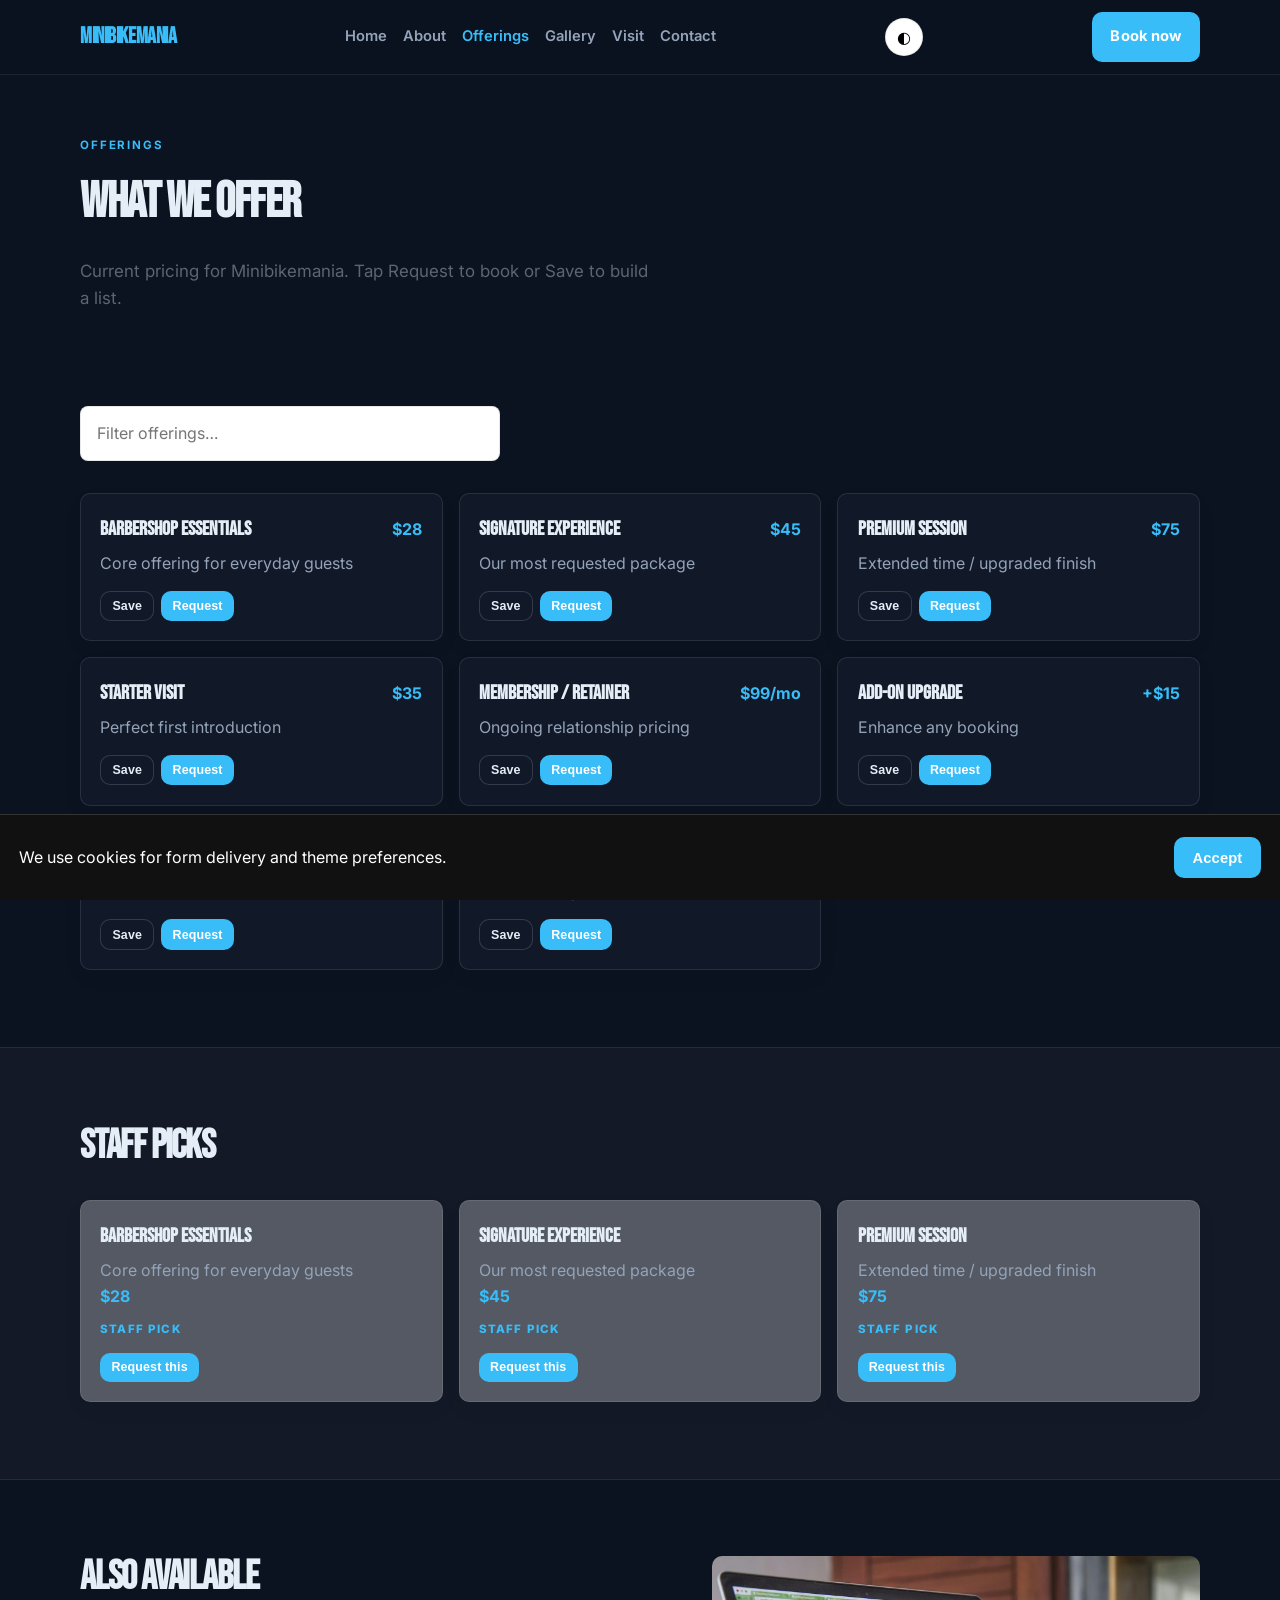
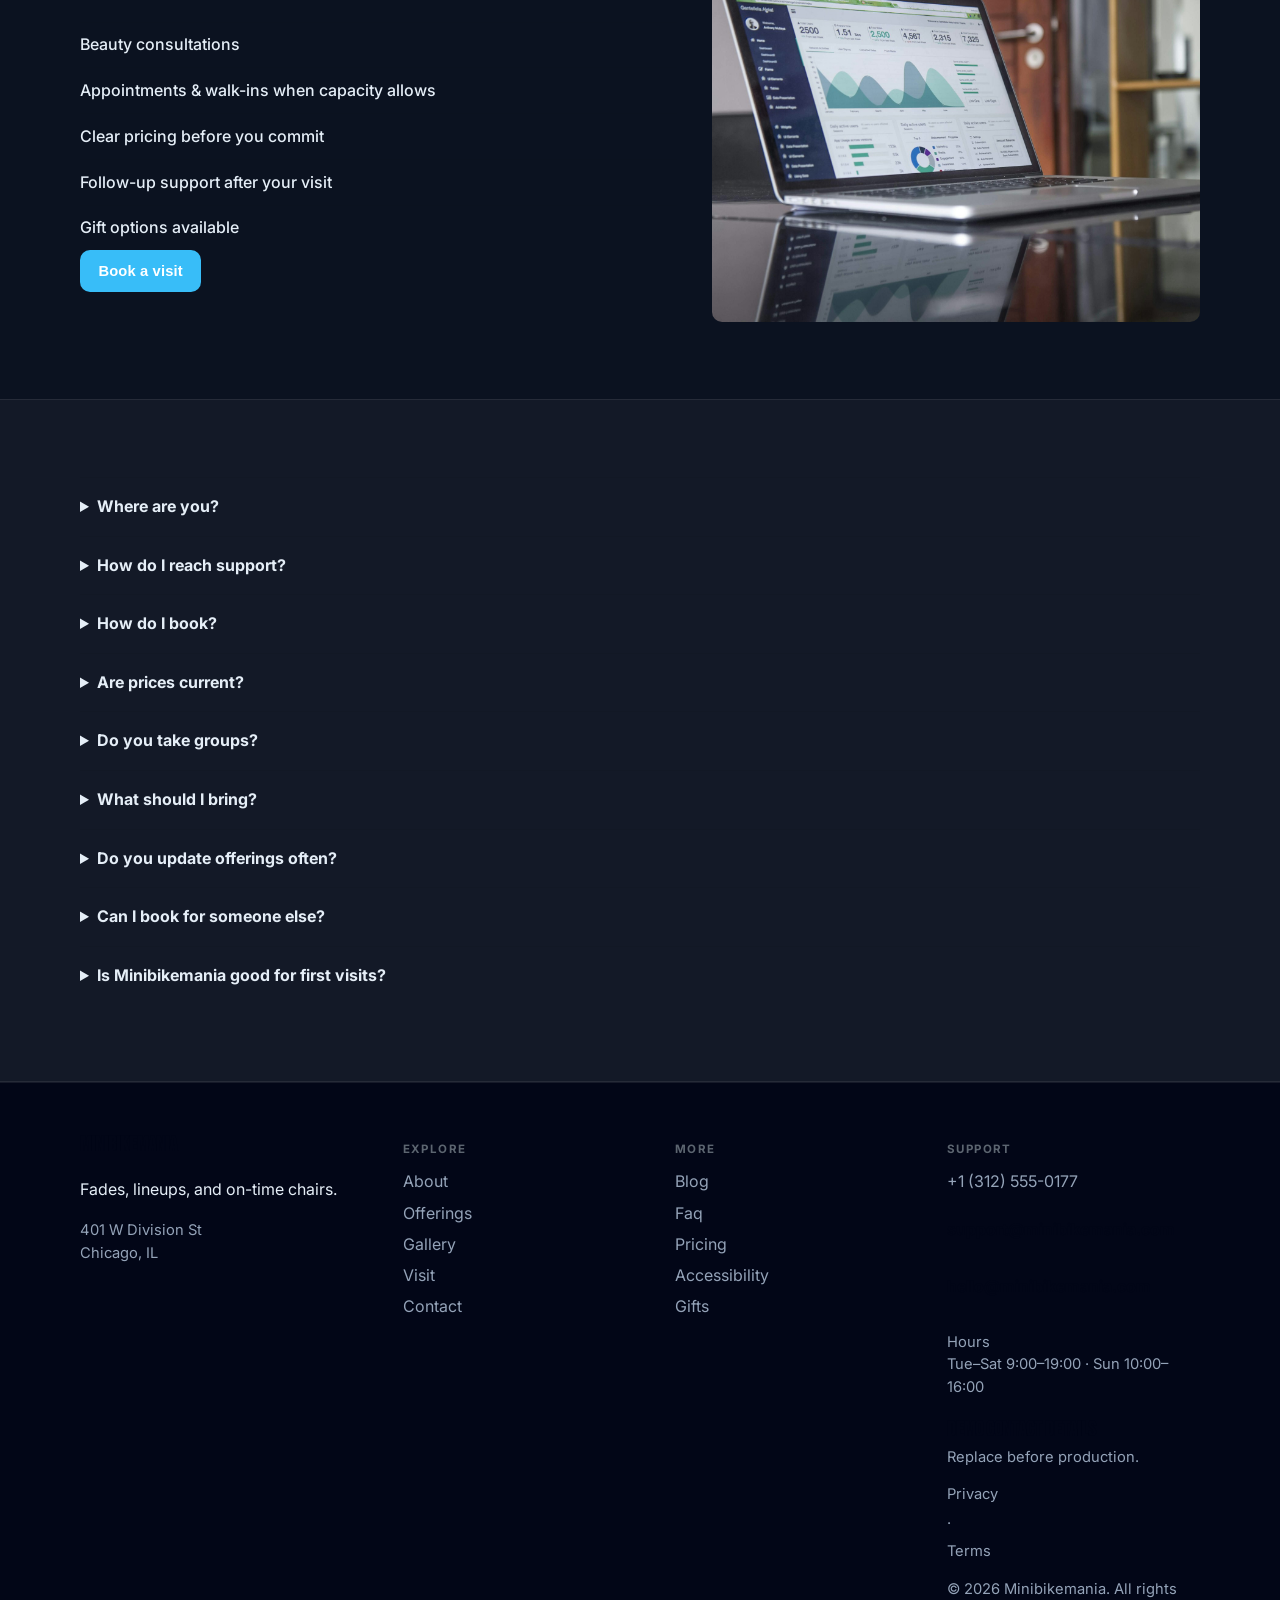
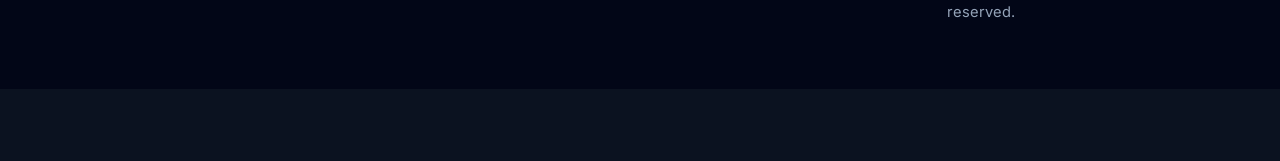
<file: offerings.html>
<!DOCTYPE html>
<html lang="en">
<head>
  <meta charset="UTF-8" />
  <meta name="viewport" content="width=device-width, initial-scale=1" />
  <title>Offerings | Minibikemania</title>
  <meta name="description" content="Offerings — Minibikemania" />
  <meta property="og:title" content="Offerings | Minibikemania" />
  <meta property="og:description" content="Offerings — Minibikemania" />
  <meta property="og:type" content="website" />
  <meta name="twitter:card" content="summary_large_image" />
  <meta name="twitter:title" content="Offerings | Minibikemania" />
  <meta name="twitter:description" content="Offerings — Minibikemania" />
  <meta property="og:image" content="assets/img-1.jpg" />
  <meta name="twitter:image" content="assets/img-1.jpg" />
  <meta property="og:url" content="https://minibikemania.github.io" />
  <script type="application/ld+json">{"@context": "https://schema.org", "@type": "LocalBusiness", "name": "Minibikemania", "description": "Fades, lineups, and on-time chairs.", "url": "https://minibikemania.github.io", "image": "assets/img-1.jpg"}</script>
<script type="application/ld+json">{"@context": "https://schema.org", "@type": "FAQPage", "mainEntity": [{"@type": "Question", "name": "Where are you?", "acceptedAnswer": {"@type": "Answer", "text": "401 W Division St, Chicago, IL. See the map on Visit."}}, {"@type": "Question", "name": "How do I reach support?", "acceptedAnswer": {"@type": "Answer", "text": "Use the Contact form or email support@minibikemania.com. We reply during open hours."}}, {"@type": "Question", "name": "How do I book?", "acceptedAnswer": {"@type": "Answer", "text": "Send a message on Contact, email bookings@minibikemania.com, or call +1 (312) 555-0177."}}, {"@type": "Question", "name": "Are prices current?", "acceptedAnswer": {"@type": "Answer", "text": "Listed prices are current and may shift with seasons — we update this site when they do."}}, {"@type": "Question", "name": "Do you take groups?", "acceptedAnswer": {"@type": "Answer", "text": "Yes for many bookings — tell us the size and date and we'll confirm what Minibikemania can host."}}, {"@type": "Question", "name": "What should I bring?", "acceptedAnswer": {"@type": "Answer", "text": "Just yourself (and any notes on allergies, sizes, or preferences). We'll handle the rest."}}, {"@type": "Question", "name": "Where can I read updates?", "acceptedAnswer": {"@type": "Answer", "text": "Blog and Journal pages publish changes before social media."}}, {"@type": "Question", "name": "How do I join the team?", "acceptedAnswer": {"@type": "Answer", "text": "Open roles are listed on Careers — we reply to every application."}}, {"@type": "Question", "name": "Is the space accessible?", "acceptedAnswer": {"@type": "Answer", "text": "See our Accessibility page for entrance, seating and restroom notes."}}, {"@type": "Question", "name": "Do you offer gift cards?", "acceptedAnswer": {"@type": "Answer", "text": "Yes — see our Gift Cards page for digital and in-store options."}}, {"@type": "Question", "name": "Can I book for someone else?", "acceptedAnswer": {"@type": "Answer", "text": "Yes — include their name and preferences in the contact form."}}, {"@type": "Question", "name": "Is parking available?", "acceptedAnswer": {"@type": "Answer", "text": "See Locations for the branch closest to you in Chicago."}}, {"@type": "Question", "name": "Do you take walk-ins at Minibikemania?", "acceptedAnswer": {"@type": "Answer", "text": "Yes when capacity allows — check Visit for peak hours."}}, {"@type": "Question", "name": "Do you host private events?", "acceptedAnswer": {"@type": "Answer", "text": "Contact us with date, headcount and offerings preferences."}}]}</script>
<script type="application/ld+json">{"@context": "https://schema.org", "@type": "WebSite", "name": "Minibikemania", "url": "https://minibikemania.github.io", "description": "Fades, lineups, and on-time chairs."}</script>
  <link rel="alternate" hreflang="en" href="index.html" />
  <link rel="alternate" hreflang="x-default" href="index.html" />
  <meta name="theme-color" content="#111111" />
  <link rel="preconnect" href="https://fonts.googleapis.com" />
  <link rel="preconnect" href="https://fonts.gstatic.com" crossorigin />
  <link href="https://fonts.googleapis.com/css2?family=Bebas+Neue&family=Inter:wght@400;500;600;700&display=swap" rel="stylesheet" />
  <link rel="stylesheet" href="styles.css" />
  <link rel="icon" href="favicon.svg" type="image/svg+xml" />
</head>
<body>

  <header class="top">
    <div class="shell bar">
      <a class="logo" href="index.html">Minibikemania</a>
      <button class="nav-toggle" type="button" aria-label="Open menu" data-nav-toggle>
        <span></span><span></span><span></span>
      </button>
      <nav data-nav><a href="index.html">Home</a><a href="about.html">About</a><a href="offerings.html" class="on">Offerings</a><a href="gallery.html">Gallery</a><a href="visit.html">Visit</a><a href="contact.html">Contact</a></nav>
      <button type="button" class="theme-toggle" data-theme-toggle aria-label="Toggle dark mode">◐</button>
      <a class="cta" href="contact.html" data-open-book>Book now</a>
    </div>
  </header>  <main class="page">
    <section class="page-hero"><div class="shell">
      <p class="eyebrow">Offerings</p>
      <h1>What we offer</h1>
      <p class="lead">Current pricing for Minibikemania. Tap Request to book or Save to build a list.</p>
      <div class="saved-tray" data-saved-tray hidden><strong>Your list</strong><ul data-saved-list></ul>
      <button type="button" class="btn solid mini" data-open-book data-pref-from-list>Request saved</button>
      <button type="button" class="btn quiet mini" data-clear-saved>Clear</button></div>
    </div></section>
    <section class="block"><div class="shell"><div class="offer-tools"><input data-filter-offer type="search" placeholder="Filter offerings…" /></div>
    <div class="menu-grid"><article class="item" data-item="Barbershop Essentials">
          <div class="item-top"><h3>Barbershop Essentials</h3><span class="price">$28</span></div>
          <p>Core offering for everyday guests</p>
          <div class="item-actions">
            <button type="button" class="btn quiet mini" data-save-item data-name="Barbershop Essentials">Save</button>
            <button type="button" class="btn solid mini" data-open-book data-pref="Barbershop Essentials">Request</button>
          </div>
        </article>
<article class="item" data-item="Signature Experience">
          <div class="item-top"><h3>Signature Experience</h3><span class="price">$45</span></div>
          <p>Our most requested package</p>
          <div class="item-actions">
            <button type="button" class="btn quiet mini" data-save-item data-name="Signature Experience">Save</button>
            <button type="button" class="btn solid mini" data-open-book data-pref="Signature Experience">Request</button>
          </div>
        </article>
<article class="item" data-item="Premium Session">
          <div class="item-top"><h3>Premium Session</h3><span class="price">$75</span></div>
          <p>Extended time / upgraded finish</p>
          <div class="item-actions">
            <button type="button" class="btn quiet mini" data-save-item data-name="Premium Session">Save</button>
            <button type="button" class="btn solid mini" data-open-book data-pref="Premium Session">Request</button>
          </div>
        </article>
<article class="item" data-item="Starter Visit">
          <div class="item-top"><h3>Starter Visit</h3><span class="price">$35</span></div>
          <p>Perfect first introduction</p>
          <div class="item-actions">
            <button type="button" class="btn quiet mini" data-save-item data-name="Starter Visit">Save</button>
            <button type="button" class="btn solid mini" data-open-book data-pref="Starter Visit">Request</button>
          </div>
        </article>
<article class="item" data-item="Membership / Retainer">
          <div class="item-top"><h3>Membership / Retainer</h3><span class="price">$99/mo</span></div>
          <p>Ongoing relationship pricing</p>
          <div class="item-actions">
            <button type="button" class="btn quiet mini" data-save-item data-name="Membership / Retainer">Save</button>
            <button type="button" class="btn solid mini" data-open-book data-pref="Membership / Retainer">Request</button>
          </div>
        </article>
<article class="item" data-item="Add-on Upgrade">
          <div class="item-top"><h3>Add-on Upgrade</h3><span class="price">+$15</span></div>
          <p>Enhance any booking</p>
          <div class="item-actions">
            <button type="button" class="btn quiet mini" data-save-item data-name="Add-on Upgrade">Save</button>
            <button type="button" class="btn solid mini" data-open-book data-pref="Add-on Upgrade">Request</button>
          </div>
        </article>
<article class="item" data-item="Group / Team Option">
          <div class="item-top"><h3>Group / Team Option</h3><span class="price">Custom</span></div>
          <p>Built for more than one</p>
          <div class="item-actions">
            <button type="button" class="btn quiet mini" data-save-item data-name="Group / Team Option">Save</button>
            <button type="button" class="btn solid mini" data-open-book data-pref="Group / Team Option">Request</button>
          </div>
        </article>
<article class="item" data-item="Gift Certificate">
          <div class="item-top"><h3>Gift Certificate</h3><span class="price">$50</span></div>
          <p>Share the experience</p>
          <div class="item-actions">
            <button type="button" class="btn quiet mini" data-save-item data-name="Gift Certificate">Save</button>
            <button type="button" class="btn solid mini" data-open-book data-pref="Gift Certificate">Request</button>
          </div>
        </article></div></div></section>
    <section class="block tint"><div class="shell"><h2>Staff picks</h2><div class="menu-grid"><article class="item soft" data-item="Barbershop Essentials">
          <h3>Barbershop Essentials</h3><p>Core offering for everyday guests</p><span class="price">$28</span><p class="tag">Staff pick</p>
          <div class="item-actions">
            <button type="button" class="btn solid mini" data-open-book data-pref="Barbershop Essentials">Request this</button>
          </div>
        </article>
<article class="item soft" data-item="Signature Experience">
          <h3>Signature Experience</h3><p>Our most requested package</p><span class="price">$45</span><p class="tag">Staff pick</p>
          <div class="item-actions">
            <button type="button" class="btn solid mini" data-open-book data-pref="Signature Experience">Request this</button>
          </div>
        </article>
<article class="item soft" data-item="Premium Session">
          <h3>Premium Session</h3><p>Extended time / upgraded finish</p><span class="price">$75</span><p class="tag">Staff pick</p>
          <div class="item-actions">
            <button type="button" class="btn solid mini" data-open-book data-pref="Premium Session">Request this</button>
          </div>
        </article></div></div></section>
    <section class="block"><div class="shell split"><div><h2>Also available</h2><ul class="checks"><li>Beauty consultations</li>
<li>Appointments & walk-ins when capacity allows</li>
<li>Clear pricing before you commit</li>
<li>Follow-up support after your visit</li>
<li>Gift options available</li></ul>
    <button type="button" class="btn solid" data-open-book>Book a visit</button></div>
    <img class="solo" src="assets/img-5.jpg" alt="offerings" /></div></section>
    <section class="block tint"><div class="shell"><div class="faq"><details><summary>Where are you?</summary><p>401 W Division St, Chicago, IL. See the map on Visit.</p></details>
<details><summary>How do I reach support?</summary><p>Use the Contact form or email support@minibikemania.com. We reply during open hours.</p></details>
<details><summary>How do I book?</summary><p>Send a message on Contact, email bookings@minibikemania.com, or call +1 (312) 555-0177.</p></details>
<details><summary>Are prices current?</summary><p>Listed prices are current and may shift with seasons — we update this site when they do.</p></details>
<details><summary>Do you take groups?</summary><p>Yes for many bookings — tell us the size and date and we'll confirm what Minibikemania can host.</p></details>
<details><summary>What should I bring?</summary><p>Just yourself (and any notes on allergies, sizes, or preferences). We'll handle the rest.</p></details>
<details><summary>Do you update offerings often?</summary><p>Yes — seasonal shifts are posted here first.</p></details>
<details><summary>Can I book for someone else?</summary><p>Yes — include their name and preferences in the Contact form or email support@minibikemania.com.</p></details>
<details><summary>Is Minibikemania good for first visits?</summary><p>Absolutely — tell us it's your first time and we'll recommend a starting point.</p></details></div></div></section>
  </main>
  <footer class="foot">
    <div class="shell foot-grid">
      <div>
        <strong>Minibikemania</strong>
        <p>Fades, lineups, and on-time chairs.</p>
        <p class="foot-meta">401 W Division St<br/>Chicago, IL</p>
      </div>
      <div>
        <p class="fh">Explore</p>
        <a href="about.html">About</a><a href="offerings.html">Offerings</a><a href="gallery.html">Gallery</a><a href="visit.html">Visit</a><a href="contact.html">Contact</a>
      </div>
      <div>
        <p class="fh">More</p>
        <a href="blog.html">Blog</a><a href="faq.html">Faq</a><a href="pricing.html">Pricing</a><a href="accessibility.html">Accessibility</a><a href="gifts.html">Gifts</a>
      </div>
      <div>
        <p class="fh">Support</p>
        <a href="tel:+13125550177">+1 (312) 555-0177</a>
        <p class="mail-plain">support@minibikemania.com</p>
        <p class="mail-plain">hello@minibikemania.com</p>
        <p class="foot-meta">Hours<br/>Tue–Sat 9:00–19:00 · Sun 10:00–16:00</p>
        <p class="foot-meta"><strong>Demo contact details</strong><br/>Replace before production.</p>
        <p class="foot-meta"><a href="privacy.html">Privacy</a> · <a href="terms.html">Terms</a></p>
        <p class="foot-meta">© 2026 Minibikemania. All rights reserved.</p>
      </div>
    </div>
  </footer>
  <div class="cookie-bar" data-cookie-bar hidden>
    <p>We use cookies for form delivery and theme preferences.</p>
    <button type="button" class="btn solid" data-cookie-accept>Accept</button>
  </div>
  <div class="mobile-cta">
    <a href="tel:+13125550177">Call</a>
    <button type="button" data-open-book>Book</button>
    <a href="visit.html">Map</a>
  </div>
  <div class="toast" data-toast hidden></div>

  <div class="modal" data-book-modal hidden>
    <div class="modal-card">
      <button class="modal-close" type="button" data-close-book aria-label="Close">×</button>
      <p class="eyebrow">Quick request</p>
      <h3>Contact Minibikemania</h3>
      <p class="lead">Send the essentials and we will reply by email.</p>
      <form class="contact-form compact" data-quick-book data-support="support@minibikemania.com">
        <label>Name<input name="name" required placeholder="Your name" /></label>
        <label>Email<input type="email" name="email" required placeholder="you@email.com" /></label>
        <label>Timing<input name="when" required placeholder="Preferred date or timeline" /></label>
        <label>Notes<textarea name="message" rows="3" placeholder="Project, product, service or other details…"></textarea></label>
        <button class="btn solid" type="submit">Book</button>
      </form>
    </div>
  </div>

  <div class="lightbox" data-lightbox hidden>
    <button class="modal-close" type="button" data-lightbox-close aria-label="Close">×</button>
    <img data-lightbox-img alt="" />
    <div class="lightbox-nav">
      <button type="button" data-lightbox-prev>‹</button>
      <button type="button" data-lightbox-next>›</button>
    </div>
  </div>
  <script src="site.js"></script>
</body></html>
</file>
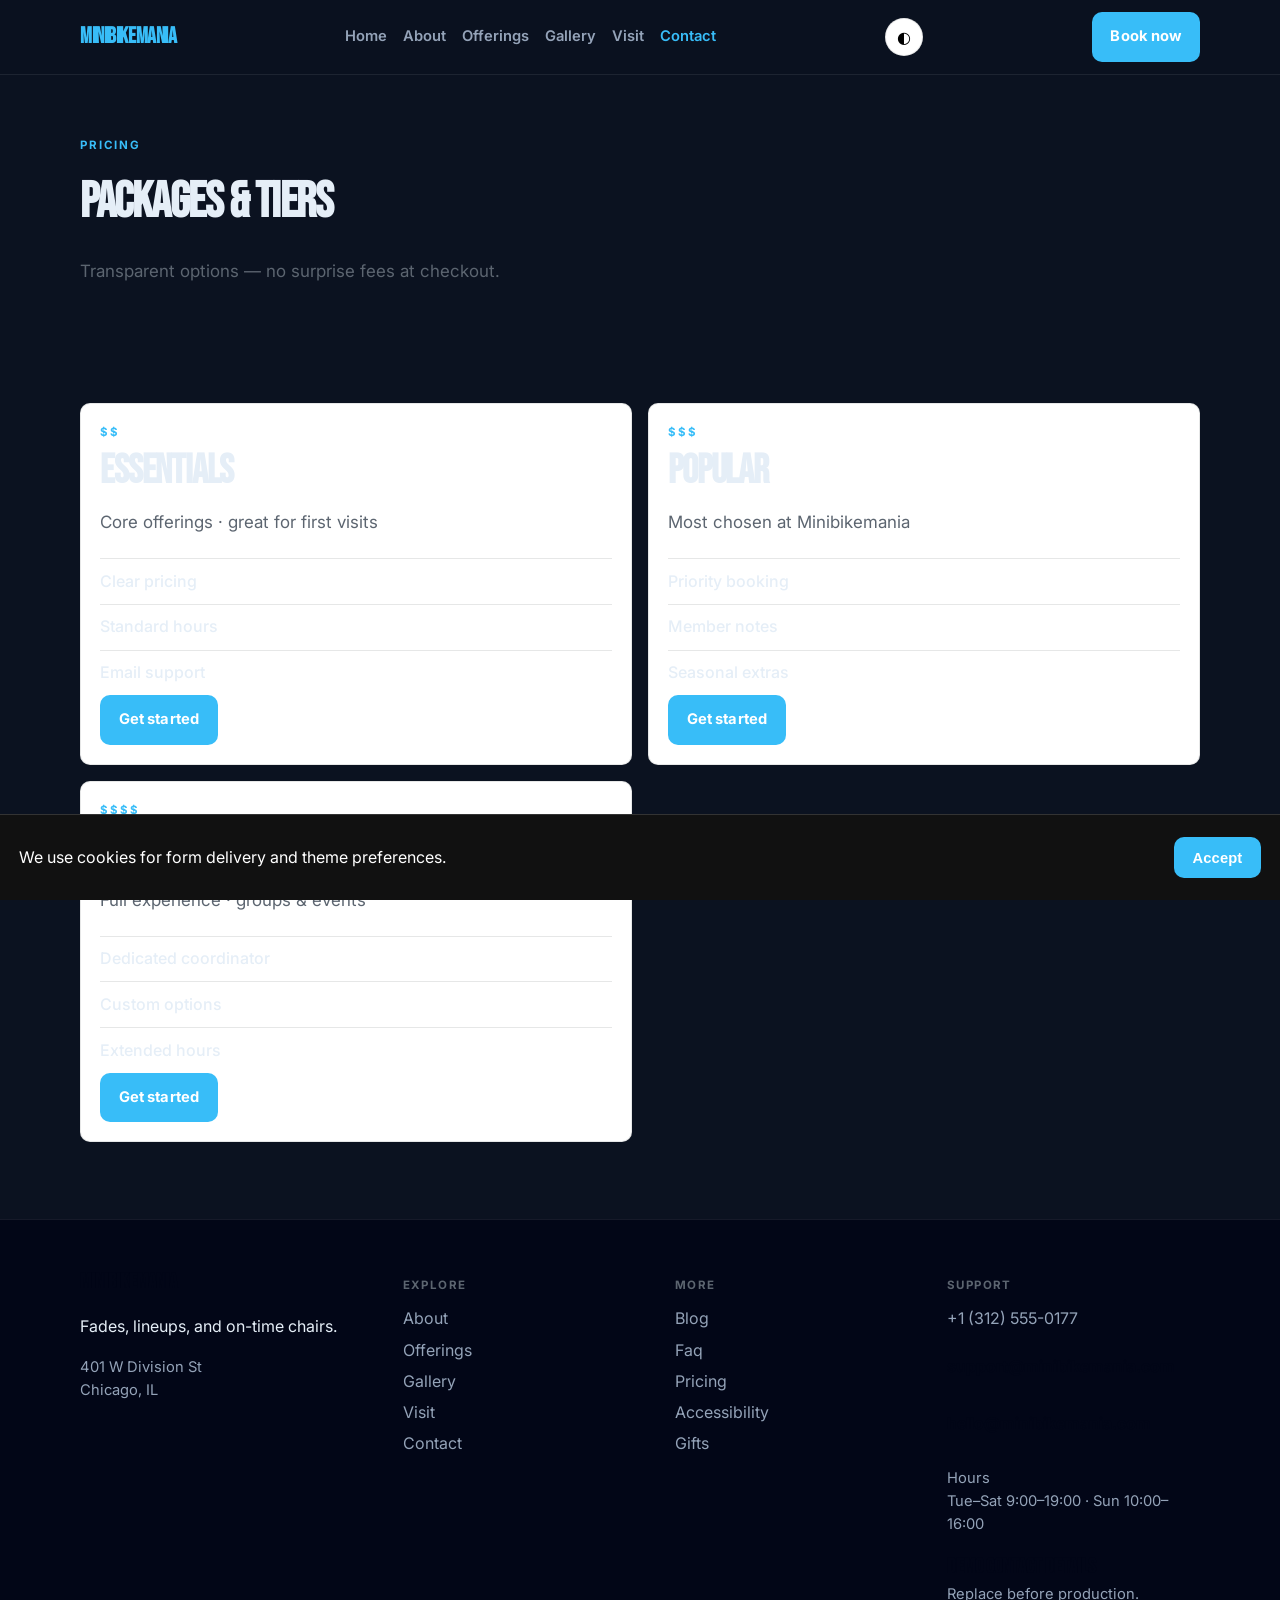
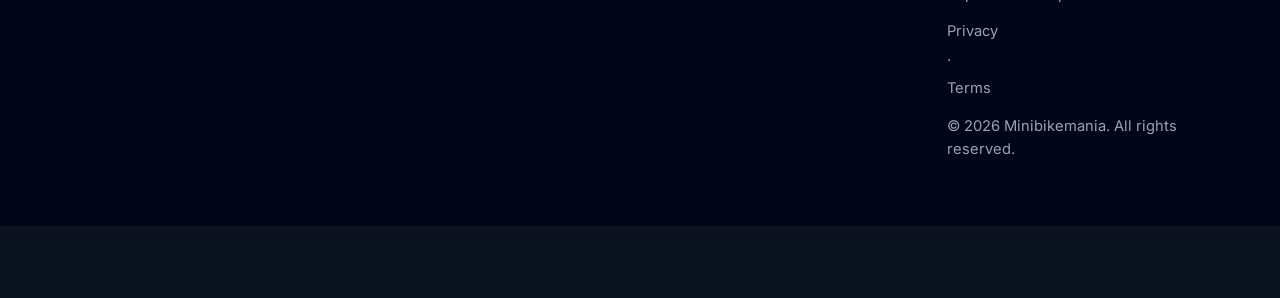
<file: pricing.html>
<!DOCTYPE html>
<html lang="en">
<head>
  <meta charset="UTF-8" />
  <meta name="viewport" content="width=device-width, initial-scale=1" />
  <title>Pricing | Minibikemania</title>
  <meta name="description" content="Packages and pricing" />
  <meta property="og:title" content="Pricing | Minibikemania" />
  <meta property="og:description" content="Packages and pricing" />
  <meta property="og:type" content="website" />
  <meta name="twitter:card" content="summary_large_image" />
  <meta name="twitter:title" content="Pricing | Minibikemania" />
  <meta name="twitter:description" content="Packages and pricing" />
  <meta property="og:image" content="assets/img-1.jpg" />
  <meta name="twitter:image" content="assets/img-1.jpg" />
  <meta property="og:url" content="https://minibikemania.github.io" />
  <script type="application/ld+json">{"@context": "https://schema.org", "@type": "LocalBusiness", "name": "Minibikemania", "description": "Fades, lineups, and on-time chairs.", "url": "https://minibikemania.github.io", "image": "assets/img-1.jpg"}</script>
<script type="application/ld+json">{"@context": "https://schema.org", "@type": "FAQPage", "mainEntity": [{"@type": "Question", "name": "Where are you?", "acceptedAnswer": {"@type": "Answer", "text": "401 W Division St, Chicago, IL. See the map on Visit."}}, {"@type": "Question", "name": "How do I reach support?", "acceptedAnswer": {"@type": "Answer", "text": "Use the Contact form or email support@minibikemania.com. We reply during open hours."}}, {"@type": "Question", "name": "How do I book?", "acceptedAnswer": {"@type": "Answer", "text": "Send a message on Contact, email bookings@minibikemania.com, or call +1 (312) 555-0177."}}, {"@type": "Question", "name": "Are prices current?", "acceptedAnswer": {"@type": "Answer", "text": "Listed prices are current and may shift with seasons — we update this site when they do."}}, {"@type": "Question", "name": "Do you take groups?", "acceptedAnswer": {"@type": "Answer", "text": "Yes for many bookings — tell us the size and date and we'll confirm what Minibikemania can host."}}, {"@type": "Question", "name": "What should I bring?", "acceptedAnswer": {"@type": "Answer", "text": "Just yourself (and any notes on allergies, sizes, or preferences). We'll handle the rest."}}, {"@type": "Question", "name": "Where can I read updates?", "acceptedAnswer": {"@type": "Answer", "text": "Blog and Journal pages publish changes before social media."}}, {"@type": "Question", "name": "How do I join the team?", "acceptedAnswer": {"@type": "Answer", "text": "Open roles are listed on Careers — we reply to every application."}}, {"@type": "Question", "name": "Is the space accessible?", "acceptedAnswer": {"@type": "Answer", "text": "See our Accessibility page for entrance, seating and restroom notes."}}, {"@type": "Question", "name": "Do you offer gift cards?", "acceptedAnswer": {"@type": "Answer", "text": "Yes — see our Gift Cards page for digital and in-store options."}}, {"@type": "Question", "name": "Can I book for someone else?", "acceptedAnswer": {"@type": "Answer", "text": "Yes — include their name and preferences in the contact form."}}, {"@type": "Question", "name": "Is parking available?", "acceptedAnswer": {"@type": "Answer", "text": "See Locations for the branch closest to you in Chicago."}}, {"@type": "Question", "name": "Do you take walk-ins at Minibikemania?", "acceptedAnswer": {"@type": "Answer", "text": "Yes when capacity allows — check Visit for peak hours."}}, {"@type": "Question", "name": "Do you host private events?", "acceptedAnswer": {"@type": "Answer", "text": "Contact us with date, headcount and offerings preferences."}}]}</script>
<script type="application/ld+json">{"@context": "https://schema.org", "@type": "WebSite", "name": "Minibikemania", "url": "https://minibikemania.github.io", "description": "Fades, lineups, and on-time chairs."}</script>
  <link rel="alternate" hreflang="en" href="index.html" />
  <link rel="alternate" hreflang="x-default" href="index.html" />
  <meta name="theme-color" content="#111111" />
  <link rel="preconnect" href="https://fonts.googleapis.com" />
  <link rel="preconnect" href="https://fonts.gstatic.com" crossorigin />
  <link href="https://fonts.googleapis.com/css2?family=Bebas+Neue&family=Inter:wght@400;500;600;700&display=swap" rel="stylesheet" />
  <link rel="stylesheet" href="styles.css" />
  <link rel="icon" href="favicon.svg" type="image/svg+xml" />
</head>
<body>

  <header class="top">
    <div class="shell bar">
      <a class="logo" href="index.html">Minibikemania</a>
      <button class="nav-toggle" type="button" aria-label="Open menu" data-nav-toggle>
        <span></span><span></span><span></span>
      </button>
      <nav data-nav><a href="index.html">Home</a><a href="about.html">About</a><a href="offerings.html">Offerings</a><a href="gallery.html">Gallery</a><a href="visit.html">Visit</a><a href="contact.html" class="on">Contact</a></nav>
      <button type="button" class="theme-toggle" data-theme-toggle aria-label="Toggle dark mode">◐</button>
      <a class="cta" href="contact.html" data-open-book>Book now</a>
    </div>
  </header>  <main class="page">
    <section class="page-hero"><div class="shell">
      <p class="eyebrow">Pricing</p>
      <h1>Packages &amp; tiers</h1>
      <p class="lead">Transparent options — no surprise fees at checkout.</p>
    </div></section>
    <section class="block"><div class="shell value-grid"><article class="price-tier reveal">
      <p class="eyebrow">$$</p>
      <h2>Essentials</h2>
      <p class="lead">Core offerings · great for first visits</p>
      <ul class="checks"><li>Clear pricing</li><li>Standard hours</li><li>Email support</li></ul>
      <a class="btn solid" href="contact.html" data-open-book>Get started</a>
    </article><article class="price-tier reveal">
      <p class="eyebrow">$$$</p>
      <h2>Popular</h2>
      <p class="lead">Most chosen at Minibikemania</p>
      <ul class="checks"><li>Priority booking</li><li>Member notes</li><li>Seasonal extras</li></ul>
      <a class="btn solid" href="contact.html" data-open-book>Get started</a>
    </article><article class="price-tier reveal">
      <p class="eyebrow">$$$$</p>
      <h2>Premium</h2>
      <p class="lead">Full experience · groups &amp; events</p>
      <ul class="checks"><li>Dedicated coordinator</li><li>Custom options</li><li>Extended hours</li></ul>
      <a class="btn solid" href="contact.html" data-open-book>Get started</a>
    </article></div></section>
  </main>
  <footer class="foot">
    <div class="shell foot-grid">
      <div>
        <strong>Minibikemania</strong>
        <p>Fades, lineups, and on-time chairs.</p>
        <p class="foot-meta">401 W Division St<br/>Chicago, IL</p>
      </div>
      <div>
        <p class="fh">Explore</p>
        <a href="about.html">About</a><a href="offerings.html">Offerings</a><a href="gallery.html">Gallery</a><a href="visit.html">Visit</a><a href="contact.html">Contact</a>
      </div>
      <div>
        <p class="fh">More</p>
        <a href="blog.html">Blog</a><a href="faq.html">Faq</a><a href="pricing.html">Pricing</a><a href="accessibility.html">Accessibility</a><a href="gifts.html">Gifts</a>
      </div>
      <div>
        <p class="fh">Support</p>
        <a href="tel:+13125550177">+1 (312) 555-0177</a>
        <p class="mail-plain">support@minibikemania.com</p>
        <p class="mail-plain">hello@minibikemania.com</p>
        <p class="foot-meta">Hours<br/>Tue–Sat 9:00–19:00 · Sun 10:00–16:00</p>
        <p class="foot-meta"><strong>Demo contact details</strong><br/>Replace before production.</p>
        <p class="foot-meta"><a href="privacy.html">Privacy</a> · <a href="terms.html">Terms</a></p>
        <p class="foot-meta">© 2026 Minibikemania. All rights reserved.</p>
      </div>
    </div>
  </footer>
  <div class="cookie-bar" data-cookie-bar hidden>
    <p>We use cookies for form delivery and theme preferences.</p>
    <button type="button" class="btn solid" data-cookie-accept>Accept</button>
  </div>
  <div class="mobile-cta">
    <a href="tel:+13125550177">Call</a>
    <button type="button" data-open-book>Book</button>
    <a href="visit.html">Map</a>
  </div>
  <div class="toast" data-toast hidden></div>

  <div class="modal" data-book-modal hidden>
    <div class="modal-card">
      <button class="modal-close" type="button" data-close-book aria-label="Close">×</button>
      <p class="eyebrow">Quick request</p>
      <h3>Contact Minibikemania</h3>
      <p class="lead">Send the essentials and we will reply by email.</p>
      <form class="contact-form compact" data-quick-book data-support="support@minibikemania.com">
        <label>Name<input name="name" required placeholder="Your name" /></label>
        <label>Email<input type="email" name="email" required placeholder="you@email.com" /></label>
        <label>Timing<input name="when" required placeholder="Preferred date or timeline" /></label>
        <label>Notes<textarea name="message" rows="3" placeholder="Project, product, service or other details…"></textarea></label>
        <button class="btn solid" type="submit">Book</button>
      </form>
    </div>
  </div>

  <div class="lightbox" data-lightbox hidden>
    <button class="modal-close" type="button" data-lightbox-close aria-label="Close">×</button>
    <img data-lightbox-img alt="" />
    <div class="lightbox-nav">
      <button type="button" data-lightbox-prev>‹</button>
      <button type="button" data-lightbox-next>›</button>
    </div>
  </div>
  <script src="site.js"></script>
</body></html>
</file>
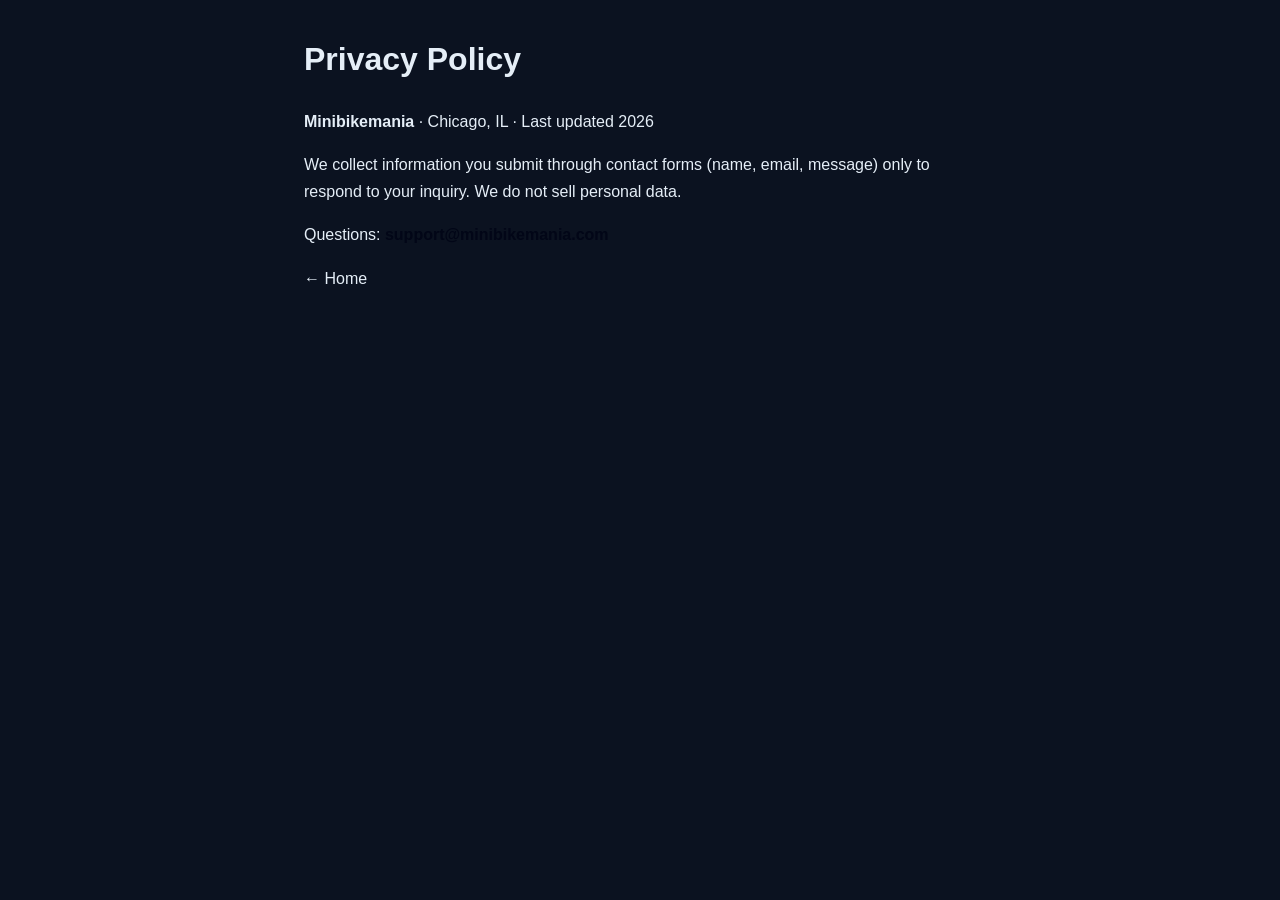
<file: privacy.html>
<!DOCTYPE html>
<html lang="en"><head><meta charset="UTF-8"><meta name="viewport" content="width=device-width,initial-scale=1">
<title>Privacy Policy | Minibikemania</title>
<meta name="description" content="Privacy information for Minibikemania">
<link rel="stylesheet" href="styles.css"></head>
<body><main class="page" style="max-width:720px;margin:2rem auto;padding:0 1.5rem;line-height:1.7">
<h1>Privacy Policy</h1>
<p><strong>Minibikemania</strong> · Chicago, IL · Last updated 2026</p>
<p>We collect information you submit through contact forms (name, email, message) only to respond to your inquiry. We do not sell personal data.</p>
<p>Questions: <span class="mail-plain">support@minibikemania.com</span></p>
<p><a href="index.html">← Home</a></p>
</main></body></html>
</file>
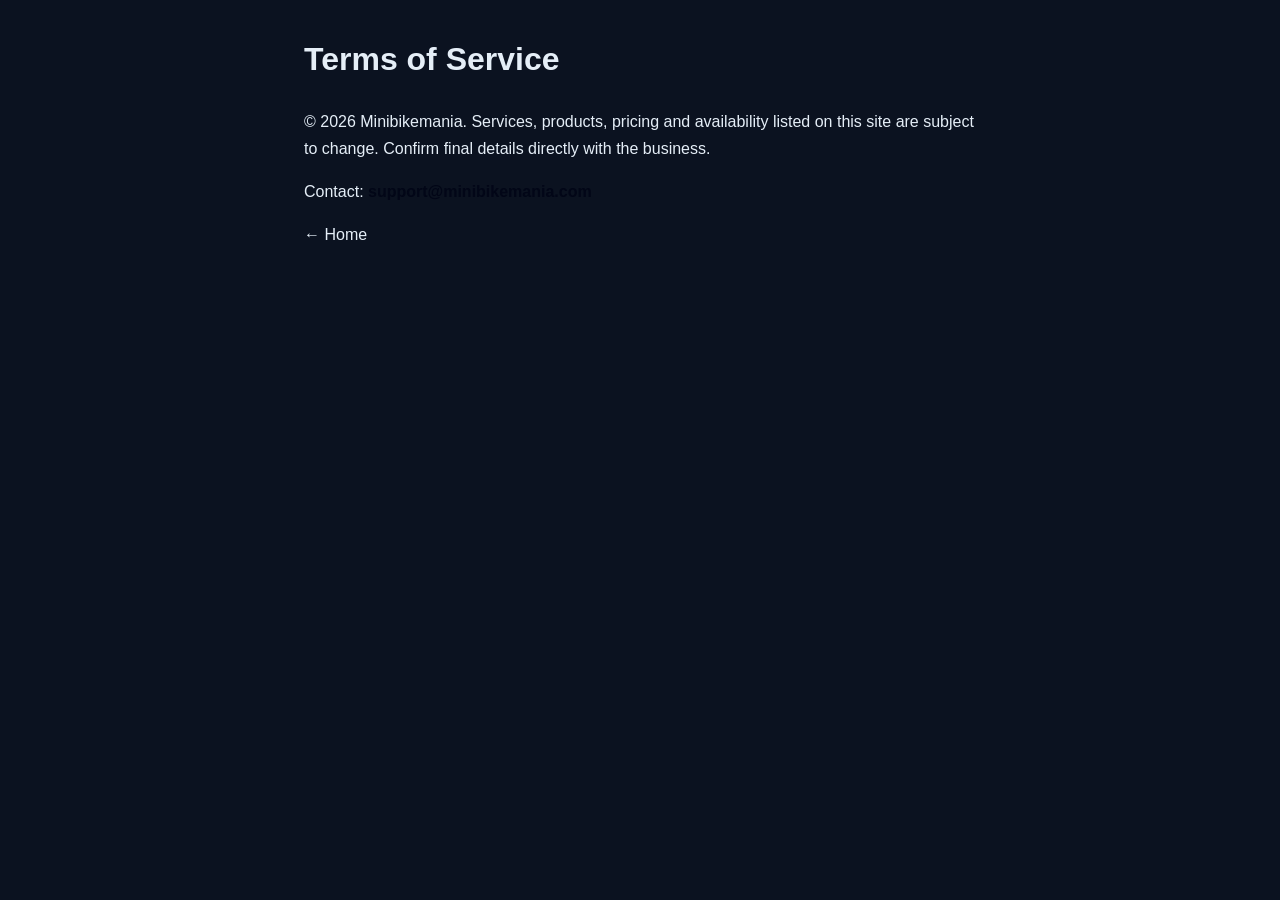
<file: terms.html>
<!DOCTYPE html>
<html lang="en"><head><meta charset="UTF-8"><meta name="viewport" content="width=device-width,initial-scale=1">
<title>Terms of Service | Minibikemania</title>
<meta name="description" content="Terms and conditions for Minibikemania">
<link rel="stylesheet" href="styles.css"></head>
<body><main class="page" style="max-width:720px;margin:2rem auto;padding:0 1.5rem;line-height:1.7">
<h1>Terms of Service</h1>
<p>© 2026 Minibikemania. Services, products, pricing and availability listed on this site are subject to change. Confirm final details directly with the business.</p>
<p>Contact: <span class="mail-plain">support@minibikemania.com</span></p>
<p><a href="index.html">← Home</a></p>
</main></body></html>
</file>
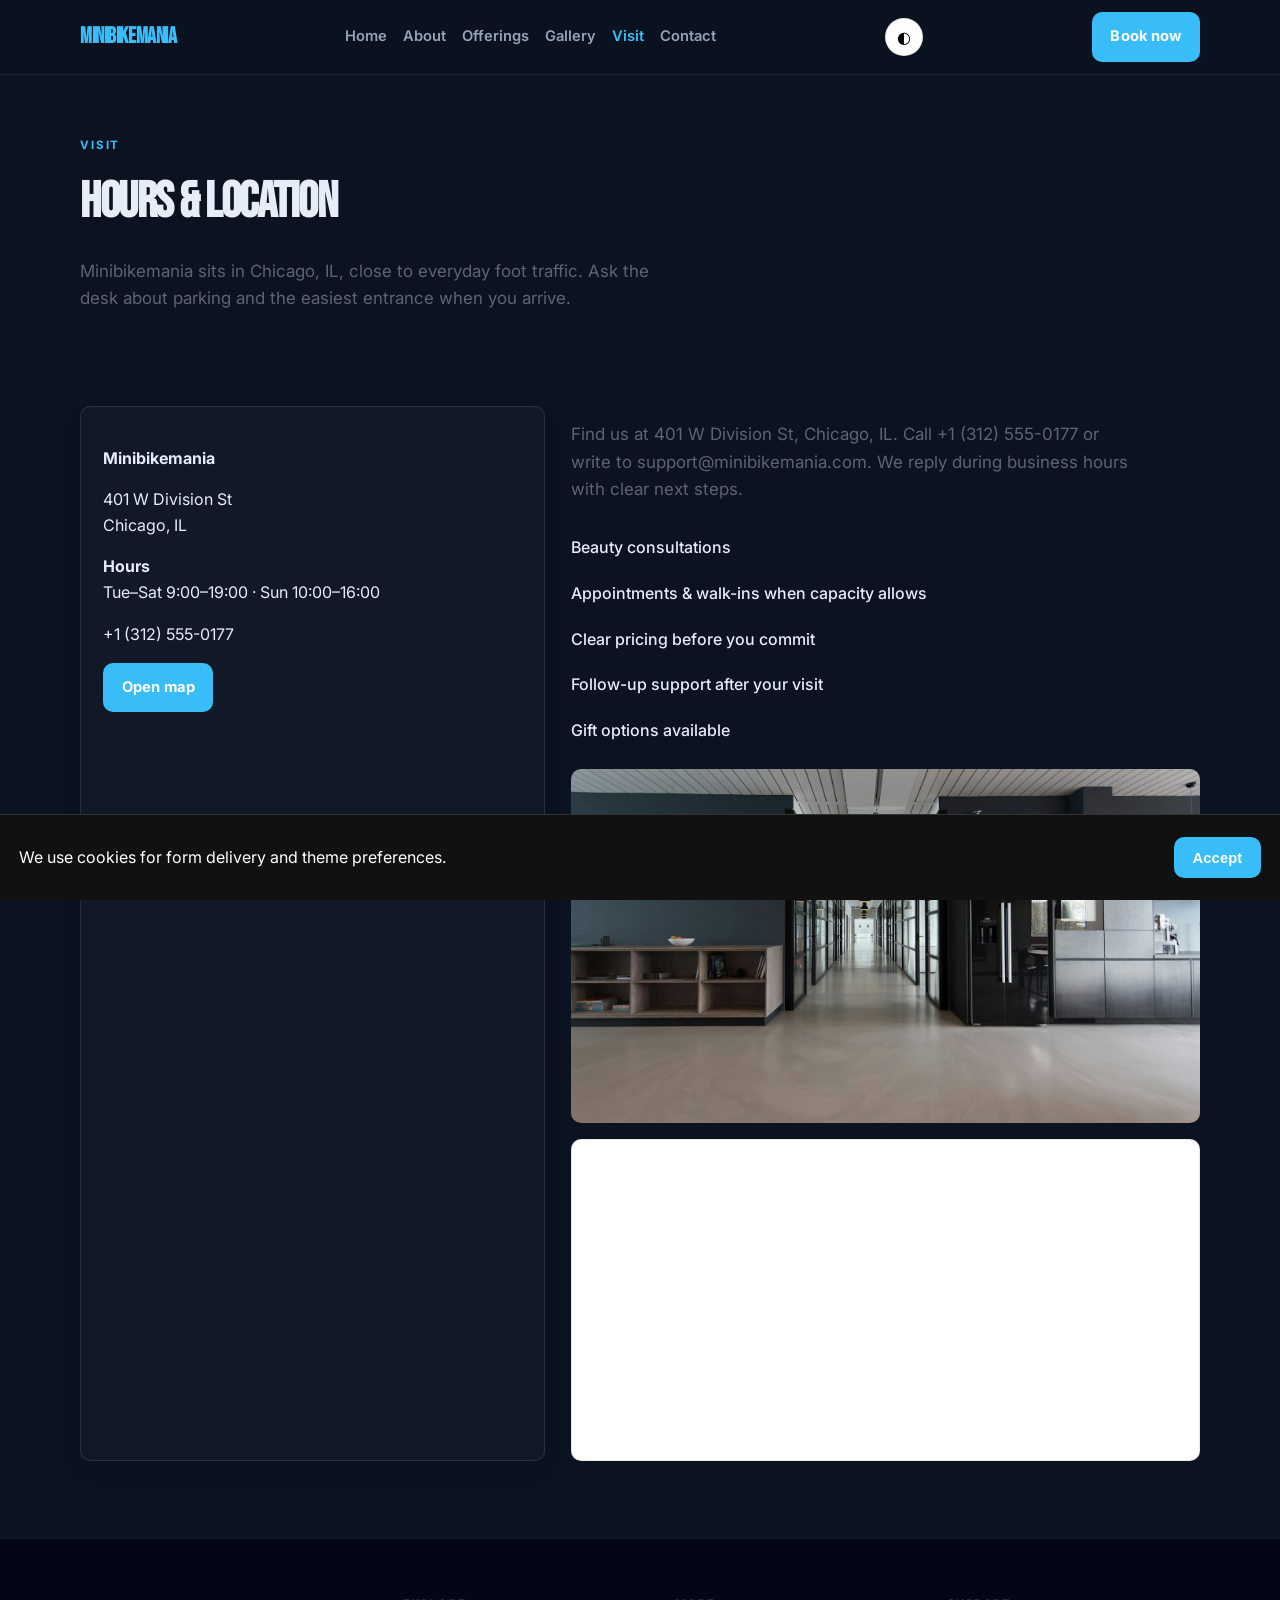
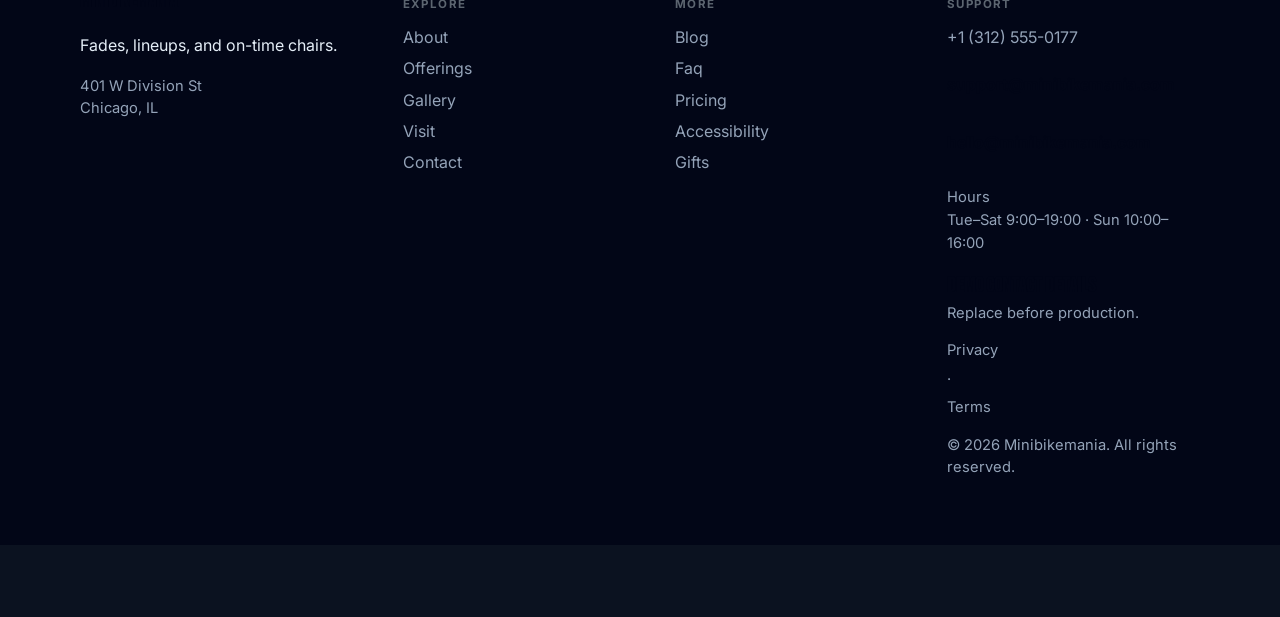
<file: visit.html>
<!DOCTYPE html>
<html lang="en">
<head>
  <meta charset="UTF-8" />
  <meta name="viewport" content="width=device-width, initial-scale=1" />
  <title>Visit | Minibikemania</title>
  <meta name="description" content="Tue–Sat 9:00–19:00 · Sun 10:00–16:00" />
  <meta property="og:title" content="Visit | Minibikemania" />
  <meta property="og:description" content="Tue–Sat 9:00–19:00 · Sun 10:00–16:00" />
  <meta property="og:type" content="website" />
  <meta name="twitter:card" content="summary_large_image" />
  <meta name="twitter:title" content="Visit | Minibikemania" />
  <meta name="twitter:description" content="Tue–Sat 9:00–19:00 · Sun 10:00–16:00" />
  <meta property="og:image" content="assets/img-1.jpg" />
  <meta name="twitter:image" content="assets/img-1.jpg" />
  <meta property="og:url" content="https://minibikemania.github.io" />
  <script type="application/ld+json">{"@context": "https://schema.org", "@type": "LocalBusiness", "name": "Minibikemania", "description": "Fades, lineups, and on-time chairs.", "url": "https://minibikemania.github.io", "image": "assets/img-1.jpg"}</script>
<script type="application/ld+json">{"@context": "https://schema.org", "@type": "FAQPage", "mainEntity": [{"@type": "Question", "name": "Where are you?", "acceptedAnswer": {"@type": "Answer", "text": "401 W Division St, Chicago, IL. See the map on Visit."}}, {"@type": "Question", "name": "How do I reach support?", "acceptedAnswer": {"@type": "Answer", "text": "Use the Contact form or email support@minibikemania.com. We reply during open hours."}}, {"@type": "Question", "name": "How do I book?", "acceptedAnswer": {"@type": "Answer", "text": "Send a message on Contact, email bookings@minibikemania.com, or call +1 (312) 555-0177."}}, {"@type": "Question", "name": "Are prices current?", "acceptedAnswer": {"@type": "Answer", "text": "Listed prices are current and may shift with seasons — we update this site when they do."}}, {"@type": "Question", "name": "Do you take groups?", "acceptedAnswer": {"@type": "Answer", "text": "Yes for many bookings — tell us the size and date and we'll confirm what Minibikemania can host."}}, {"@type": "Question", "name": "What should I bring?", "acceptedAnswer": {"@type": "Answer", "text": "Just yourself (and any notes on allergies, sizes, or preferences). We'll handle the rest."}}, {"@type": "Question", "name": "Where can I read updates?", "acceptedAnswer": {"@type": "Answer", "text": "Blog and Journal pages publish changes before social media."}}, {"@type": "Question", "name": "How do I join the team?", "acceptedAnswer": {"@type": "Answer", "text": "Open roles are listed on Careers — we reply to every application."}}, {"@type": "Question", "name": "Is the space accessible?", "acceptedAnswer": {"@type": "Answer", "text": "See our Accessibility page for entrance, seating and restroom notes."}}, {"@type": "Question", "name": "Do you offer gift cards?", "acceptedAnswer": {"@type": "Answer", "text": "Yes — see our Gift Cards page for digital and in-store options."}}, {"@type": "Question", "name": "Can I book for someone else?", "acceptedAnswer": {"@type": "Answer", "text": "Yes — include their name and preferences in the contact form."}}, {"@type": "Question", "name": "Is parking available?", "acceptedAnswer": {"@type": "Answer", "text": "See Locations for the branch closest to you in Chicago."}}, {"@type": "Question", "name": "Do you take walk-ins at Minibikemania?", "acceptedAnswer": {"@type": "Answer", "text": "Yes when capacity allows — check Visit for peak hours."}}, {"@type": "Question", "name": "Do you host private events?", "acceptedAnswer": {"@type": "Answer", "text": "Contact us with date, headcount and offerings preferences."}}]}</script>
<script type="application/ld+json">{"@context": "https://schema.org", "@type": "WebSite", "name": "Minibikemania", "url": "https://minibikemania.github.io", "description": "Fades, lineups, and on-time chairs."}</script>
  <link rel="alternate" hreflang="en" href="index.html" />
  <link rel="alternate" hreflang="x-default" href="index.html" />
  <meta name="theme-color" content="#111111" />
  <link rel="preconnect" href="https://fonts.googleapis.com" />
  <link rel="preconnect" href="https://fonts.gstatic.com" crossorigin />
  <link href="https://fonts.googleapis.com/css2?family=Bebas+Neue&family=Inter:wght@400;500;600;700&display=swap" rel="stylesheet" />
  <link rel="stylesheet" href="styles.css" />
  <link rel="icon" href="favicon.svg" type="image/svg+xml" />
</head>
<body>

  <header class="top">
    <div class="shell bar">
      <a class="logo" href="index.html">Minibikemania</a>
      <button class="nav-toggle" type="button" aria-label="Open menu" data-nav-toggle>
        <span></span><span></span><span></span>
      </button>
      <nav data-nav><a href="index.html">Home</a><a href="about.html">About</a><a href="offerings.html">Offerings</a><a href="gallery.html">Gallery</a><a href="visit.html" class="on">Visit</a><a href="contact.html">Contact</a></nav>
      <button type="button" class="theme-toggle" data-theme-toggle aria-label="Toggle dark mode">◐</button>
      <a class="cta" href="contact.html" data-open-book>Book now</a>
    </div>
  </header>  <main class="page">
    <section class="page-hero"><div class="shell">
      <p class="eyebrow">Visit</p><h1>Hours &amp; location</h1><p class="lead">Minibikemania sits in Chicago, IL, close to everyday foot traffic. Ask the desk about parking and the easiest entrance when you arrive.</p>
    </div></section>
    <section class="block"><div class="shell visit-grid">
      <aside class="card"><p><strong>Minibikemania</strong></p>
      <p>401 W Division St<br/>Chicago, IL</p>
      <p><strong>Hours</strong><br/>Tue–Sat 9:00–19:00 · Sun 10:00–16:00</p>
      <p><a href="tel:+13125550177">+1 (312) 555-0177</a></p>
      <a class="btn solid" href="https://www.google.com/maps/search/?api=1&query=401+W+Division+St%2C+Chicago%2C+IL" target="_blank" rel="noopener">Open map</a></aside>
      <div><p class="lead">Find us at 401 W Division St, Chicago, IL. Call +1 (312) 555-0177 or write to support@minibikemania.com. We reply during business hours with clear next steps.</p><ul class="checks"><li>Beauty consultations</li>
<li>Appointments & walk-ins when capacity allows</li>
<li>Clear pricing before you commit</li>
<li>Follow-up support after your visit</li>
<li>Gift options available</li></ul>
      <img class="solo wide" src="assets/img-6.jpg" alt="visit" />
      <div class="map-wrap"><iframe title="Map" src="https://maps.google.com/maps?q=401+W+Division+St%2C+Chicago%2C+IL&z=15&output=embed" loading="lazy" allowfullscreen></iframe></div></div>
    </div></section>
  </main>
  <footer class="foot">
    <div class="shell foot-grid">
      <div>
        <strong>Minibikemania</strong>
        <p>Fades, lineups, and on-time chairs.</p>
        <p class="foot-meta">401 W Division St<br/>Chicago, IL</p>
      </div>
      <div>
        <p class="fh">Explore</p>
        <a href="about.html">About</a><a href="offerings.html">Offerings</a><a href="gallery.html">Gallery</a><a href="visit.html">Visit</a><a href="contact.html">Contact</a>
      </div>
      <div>
        <p class="fh">More</p>
        <a href="blog.html">Blog</a><a href="faq.html">Faq</a><a href="pricing.html">Pricing</a><a href="accessibility.html">Accessibility</a><a href="gifts.html">Gifts</a>
      </div>
      <div>
        <p class="fh">Support</p>
        <a href="tel:+13125550177">+1 (312) 555-0177</a>
        <p class="mail-plain">support@minibikemania.com</p>
        <p class="mail-plain">hello@minibikemania.com</p>
        <p class="foot-meta">Hours<br/>Tue–Sat 9:00–19:00 · Sun 10:00–16:00</p>
        <p class="foot-meta"><strong>Demo contact details</strong><br/>Replace before production.</p>
        <p class="foot-meta"><a href="privacy.html">Privacy</a> · <a href="terms.html">Terms</a></p>
        <p class="foot-meta">© 2026 Minibikemania. All rights reserved.</p>
      </div>
    </div>
  </footer>
  <div class="cookie-bar" data-cookie-bar hidden>
    <p>We use cookies for form delivery and theme preferences.</p>
    <button type="button" class="btn solid" data-cookie-accept>Accept</button>
  </div>
  <div class="mobile-cta">
    <a href="tel:+13125550177">Call</a>
    <button type="button" data-open-book>Book</button>
    <a href="visit.html">Map</a>
  </div>
  <div class="toast" data-toast hidden></div>

  <div class="modal" data-book-modal hidden>
    <div class="modal-card">
      <button class="modal-close" type="button" data-close-book aria-label="Close">×</button>
      <p class="eyebrow">Quick request</p>
      <h3>Contact Minibikemania</h3>
      <p class="lead">Send the essentials and we will reply by email.</p>
      <form class="contact-form compact" data-quick-book data-support="support@minibikemania.com">
        <label>Name<input name="name" required placeholder="Your name" /></label>
        <label>Email<input type="email" name="email" required placeholder="you@email.com" /></label>
        <label>Timing<input name="when" required placeholder="Preferred date or timeline" /></label>
        <label>Notes<textarea name="message" rows="3" placeholder="Project, product, service or other details…"></textarea></label>
        <button class="btn solid" type="submit">Book</button>
      </form>
    </div>
  </div>

  <div class="lightbox" data-lightbox hidden>
    <button class="modal-close" type="button" data-lightbox-close aria-label="Close">×</button>
    <img data-lightbox-img alt="" />
    <div class="lightbox-nav">
      <button type="button" data-lightbox-prev>‹</button>
      <button type="button" data-lightbox-next>›</button>
    </div>
  </div>
  <script src="site.js"></script>
</body></html>
</file>
<file: styles.css>
:root {
  --ink:#121417; --muted:#5c6570; --paper:#0b1220;
  --accent:#38bdf8; --deep:#020617; --line:rgba(18,20,23,.10);
  --display:"Bebas Neue",Georgia,"Times New Roman",serif;
  --body:"Inter","Segoe UI",sans-serif; --shell:1120px;
  --radius:10px;
}
*{box-sizing:border-box} html{scroll-behavior:smooth}
body{margin:0;font-family:var(--body);color:var(--ink);background:var(--paper);line-height:1.6;padding-bottom:72px;-webkit-font-smoothing:antialiased}
a{color:inherit;text-decoration:none} img{max-width:100%;display:block}
.shell{width:min(var(--shell),calc(100% - 2.4rem));margin-inline:auto}
.sr{position:absolute;left:-9999px}
.mail-plain{display:inline-block;font-weight:700;color:var(--deep);word-break:break-all}
.support-banner{padding:1.25rem 1.35rem;margin:0 0 1.5rem;border:1px solid var(--line);border-left:4px solid var(--accent);background:#fff;border-radius:var(--radius)}
.support-mail{margin:.35rem 0 .5rem;font-family:var(--display);font-size:clamp(1.4rem,3vw,2rem);font-weight:700;color:var(--deep)}
.form-success{margin-top:1.2rem;padding:1.4rem;border:1px solid color-mix(in srgb,var(--accent) 35%,var(--line));background:#fff;border-radius:var(--radius)}
.form-success h3{margin:0 0 .5rem;font-family:var(--display);font-size:1.6rem}
.form-success[hidden],.contact-form[hidden]{display:none !important}
.contact-form select{width:100%;padding:.85rem 1rem;border:1px solid var(--line);border-radius:8px;font:inherit;background:#fff}
.top{position:sticky;top:0;z-index:40;backdrop-filter:blur(14px);background:color-mix(in srgb,var(--paper) 90%,white);border-bottom:1px solid var(--line)}
.bar{min-height:74px;display:flex;align-items:center;justify-content:space-between;gap:1rem;position:relative}
.logo{font-family:var(--display);font-weight:700;font-size:1.35rem;color:var(--deep);letter-spacing:-.02em}
nav{display:flex;flex-wrap:wrap;gap:1rem;font-weight:600;font-size:.92rem;color:var(--muted)}
nav a.on,nav a:hover{color:var(--accent)}
.nav-toggle{display:none;flex-direction:column;gap:5px;background:transparent;border:0;padding:.4rem;cursor:pointer}
.nav-toggle span{display:block;width:22px;height:2px;background:var(--deep)}
.cta,.btn{display:inline-flex;align-items:center;justify-content:center;padding:.8rem 1.15rem;border-radius:var(--radius);font-weight:700;font-size:.92rem;border:0;cursor:pointer;letter-spacing:.01em}
.cta,.btn.solid{background:var(--accent);color:#fff}
.btn.line{border:1px solid rgba(255,255,255,.55);color:#fff;background:transparent}
.btn.quiet{border:1px solid var(--line);background:#fff;color:var(--ink)}
.hero{position:relative;min-height:90vh;display:grid;align-items:end;color:#fff;overflow:hidden}
.hero-bg{position:absolute;inset:0;background-size:cover;background-position:center center;background-repeat:no-repeat}
.hero-shade{position:absolute;inset:0;background:linear-gradient(115deg,rgba(10,12,16,.72),rgba(10,12,16,.18))}
.hero-photo img{width:100%;aspect-ratio:16/9;object-fit:cover;object-position:center;display:block;max-height:min(78vh,900px)}
.hero-copy{position:relative;z-index:2;padding:5rem 0 3.8rem;max-width:720px}
.brand{margin:0 0 .75rem;font-family:var(--display);font-size:clamp(1.85rem,3.6vw,2.7rem);font-weight:700}
.hero h1,.page-hero h1{margin:0;font-family:var(--display);letter-spacing:-.03em;font-weight:700}
.hero h1{font-size:clamp(2.15rem,5.2vw,3.55rem);max-width:15ch;line-height:1.05}
.lede{margin:1.15rem 0 0;max-width:42ch;color:rgba(255,255,255,.9);font-size:1.08rem}
.actions{display:flex;flex-wrap:wrap;gap:.75rem;margin-top:1.7rem}
.promo{display:flex;justify-content:space-between;gap:1rem;align-items:center;margin:1.35rem auto;padding:1.05rem 1.25rem;background:#fff;border:1px solid var(--line);border-radius:var(--radius);box-shadow:0 8px 28px rgba(18,20,23,.04)}
.promo p{margin:0;font-weight:600}
.promo a{font-weight:800;color:var(--accent);white-space:nowrap}
.strip{border-bottom:1px solid var(--line);background:rgba(255,255,255,.5)}
.strip-row{display:flex;flex-wrap:wrap;gap:.8rem 1.5rem;padding:1.05rem 0;font-weight:700;color:var(--deep);font-size:.95rem}
.stats-band{border-bottom:1px solid var(--line);background:rgba(255,255,255,.72)}
.stats-row{display:grid;grid-template-columns:repeat(4,1fr);gap:1rem;padding:1.55rem 0}
.stat b{display:block;font-family:var(--display);font-size:1.65rem;color:var(--deep)}
.stat span{display:block;margin-top:.25rem;color:var(--muted);font-size:.88rem}
.mosaic{display:grid;grid-template-columns:1.2fr 1fr 1fr;gap:.85rem}
.mosaic img{width:100%;aspect-ratio:4/3;object-fit:cover;object-position:center;border-radius:var(--radius);display:block}
.block{padding:4.8rem 0}.block.tint{background:rgba(255,255,255,.58);border-block:1px solid var(--line)}
.eyebrow{margin:0 0 .55rem;font-size:.72rem;font-weight:700;letter-spacing:.16em;text-transform:uppercase;color:var(--accent)}
h2{margin:0;font-family:var(--display);font-size:clamp(1.85rem,3.1vw,2.55rem);letter-spacing:-.03em;max-width:18ch;line-height:1.1}
.lead{margin:.95rem 0 0;color:var(--muted);max-width:52ch;font-size:1.06rem}
.split{display:grid;grid-template-columns:1.1fr .9fr;gap:2.2rem;align-items:start}
.amenity-grid,.contact-grid,.newsletter{display:grid;grid-template-columns:1.1fr .9fr;gap:2.2rem;align-items:start}
.checks,.why,.hours{margin:1.35rem 0 0;padding:0;list-style:none}
.checks li,.why li,.hours li{padding:.6rem 0;border-top:1px solid var(--line);font-weight:500}
.hours-card,.card{background:#fff;border:1px solid var(--line);border-radius:var(--radius);padding:1.4rem;box-shadow:0 10px 30px rgba(18,20,23,.035)}
.card-actions{display:flex;flex-wrap:wrap;gap:.6rem;margin-top:1rem}
.stack-card p{margin:0 0 1rem}
.about-photos{display:grid;gap:.85rem}
.about-photos img,.solo{width:100%;aspect-ratio:4/3;object-fit:cover;object-position:center;border-radius:var(--radius)}
.solo.wide{aspect-ratio:16/9;margin-top:1rem}
.menu-grid{margin-top:2rem;display:grid;grid-template-columns:repeat(3,1fr);gap:1rem}
.menu-list{margin-top:1.5rem;display:grid;gap:.85rem}
.menu-list .item{padding:1.1rem 1.2rem}
.item{background:#fff;border:1px solid var(--line);border-radius:var(--radius);padding:1.2rem;position:relative;box-shadow:0 8px 24px rgba(18,20,23,.03)}
.item.soft{background:color-mix(in srgb,var(--paper) 70%,white)}
.item-top{display:flex;justify-content:space-between;gap:.5rem;align-items:baseline}
.item h3{margin:0 0 .35rem;font-family:var(--display);font-size:1.25rem}
.item p{margin:0;color:var(--muted)}
.item .tag{margin-top:.7rem;font-size:.72rem;font-weight:800;letter-spacing:.1em;text-transform:uppercase;color:var(--accent)}
.price{font-weight:700;color:var(--accent);white-space:nowrap}
.process{list-style:none;margin:2rem 0 0;padding:0;display:grid;gap:1rem}
.process li{display:grid;grid-template-columns:64px 1fr;gap:1rem;padding:1rem 0;border-top:1px solid var(--line)}
.process span{font-family:var(--display);font-size:1.5rem;color:var(--accent)}
.quotes{display:grid;grid-template-columns:repeat(3,1fr);gap:1rem;margin-top:1.5rem}
blockquote{margin:0;padding:1.3rem;background:#fff;border:1px solid var(--line);border-radius:var(--radius)}
blockquote p{margin:0;font-family:var(--display);font-size:1.25rem;line-height:1.25}
blockquote footer{margin-top:.85rem;color:var(--muted);font-size:.9rem}
.value-grid,.team-grid{display:grid;grid-template-columns:repeat(2,1fr);gap:1rem;margin-top:1.5rem}
.two-col{display:grid;grid-template-columns:1fr 1fr;gap:2rem;align-items:start}
.value-grid article,.person,.team-card{background:#fff;border:1px solid var(--line);border-radius:var(--radius);padding:1.2rem;overflow:hidden}
.team-card img{width:100%;aspect-ratio:1;object-fit:cover;object-position:center top;border-radius:calc(var(--radius) - 4px);margin:0 0 .85rem;display:block}
.team-card h3{margin:0 0 .25rem;font-family:var(--display);font-size:1.2rem}
.team-card .eyebrow{margin:0 0 .5rem}
.team-card p:last-child{margin:0;color:var(--muted);line-height:1.55}
.person .role{color:var(--accent);font-weight:700;margin:.2rem 0 .5rem}
img{max-width:100%;height:auto;display:block}
picture,figure{margin:0}
.faq details{border-top:1px solid var(--line);padding:1rem 0}
.faq summary{cursor:pointer;font-weight:700}
.faq p{margin:.6rem 0 0;color:var(--muted)}
.page-hero{padding:3.8rem 0 1.1rem}
.page-hero h1{font-size:clamp(2.1rem,4vw,3.1rem);max-width:16ch}
.page .lead{color:var(--muted)}
.gallery-rich{display:grid;grid-template-columns:repeat(2,1fr);gap:1rem}
.gallery-rich figure{margin:0}
.gallery-rich img{width:100%;aspect-ratio:4/3;object-fit:cover;object-position:center;border-radius:var(--radius)}
.gallery-rich figcaption{margin-top:.45rem;color:var(--muted);font-size:.88rem}
.visit-grid{display:grid;grid-template-columns:.85fr 1.15fr;gap:1.6rem}
.map-wrap{margin-top:1rem;border-radius:var(--radius);overflow:hidden;border:1px solid var(--line);background:#fff}
.map-wrap iframe{width:100%;height:320px;border:0;display:block}
.map-note{margin:.55rem 1rem 1rem;font-size:.9rem}
.map-note a{color:var(--accent);font-weight:700}
.contact-form,.news-form{display:grid;gap:.9rem;margin-top:1rem}
.contact-form label{display:grid;gap:.35rem;font-weight:700;font-size:.9rem}
.contact-form input,.contact-form textarea,.news-form input{width:100%;padding:.9rem 1rem;border:1px solid var(--line);border-radius:8px;font:inherit;background:#fff}
.contact-form input:focus,.contact-form textarea:focus,.contact-form select:focus,.news-form input:focus{outline:2px solid color-mix(in srgb,var(--accent) 45%,white);border-color:var(--accent)}
.news-form{grid-template-columns:1fr auto;align-items:center}
.form-note{margin:0;color:var(--muted);font-size:.88rem}
.cta-band{padding:4rem 0;background:var(--deep);color:#fff}
.cta-band h2{color:#fff;max-width:16ch}
.cta-band p{color:rgba(255,255,255,.86);max-width:46ch}
.center-cta{text-align:center;margin-top:2rem}
.textlink{display:inline-block;margin-top:1rem;font-weight:700;color:var(--accent)}
.foot{border-top:1px solid var(--line);padding:2.8rem 0 3.2rem;background:rgba(255,255,255,.72)}
.foot-grid{display:grid;grid-template-columns:1.2fr 1fr 1fr 1fr;gap:1.2rem}
.fh{font-size:.72rem;font-weight:700;letter-spacing:.12em;text-transform:uppercase;color:var(--muted)}
.foot a{display:block;margin:.35rem 0;color:var(--muted)}
.foot a:hover{color:var(--accent)}
.foot strong{font-family:var(--display);font-size:1.3rem;color:var(--deep)}
.foot-meta{color:var(--muted);font-size:.92rem;line-height:1.55}
.mobile-cta{display:none;position:fixed;left:0;right:0;bottom:0;z-index:50;background:#fff;border-top:1px solid var(--line);grid-template-columns:1fr 1fr 1fr}
.mobile-cta a,.mobile-cta button{text-align:center;padding:.95rem .4rem;font-weight:800;font-size:.85rem;color:var(--deep);background:transparent;border:0;font-family:inherit;cursor:pointer}
.mobile-cta a:nth-child(2),.mobile-cta button:nth-child(2){background:var(--accent);color:#fff}
.toast{position:fixed;left:50%;bottom:5.5rem;transform:translateX(-50%);background:var(--deep);color:#fff;padding:.9rem 1.2rem;border-radius:999px;font-weight:700;z-index:80;box-shadow:0 12px 32px rgba(0,0,0,.22)}
.btn.mini{padding:.45rem .7rem;font-size:.78rem}
.item-actions{display:flex;flex-wrap:wrap;gap:.45rem;margin-top:.9rem}
.offer-tools{margin-bottom:1rem}
.offer-tools input{width:min(420px,100%);padding:.85rem 1rem;border:1px solid var(--line);border-radius:8px;font:inherit;background:#fff}
.saved-tray{margin:1rem 0;padding:1rem;border:1px dashed var(--line);background:#fff;border-radius:var(--radius)}
.saved-tray ul{margin:.5rem 0 1rem;padding-left:1.1rem}
.open-badge{display:inline-flex;align-items:center;gap:.35rem;padding:.35rem .65rem;border-radius:999px;font-size:.75rem;font-weight:800;letter-spacing:.04em;text-transform:uppercase;background:#ecfdf5;color:#166534;border:1px solid #86efac}
.open-badge.closed{background:#fef2f2;color:#991b1b;border-color:#fecaca}
.open-badge.unknown{background:#f8fafc;color:#475569;border-color:#cbd5e1}
.text-cta{border:0;background:transparent;color:var(--accent);font-weight:800;cursor:pointer;font:inherit;padding:0}
.copy-btn{margin-left:.45rem;border:1px solid var(--line);background:#fff;border-radius:6px;padding:.2rem .45rem;font-size:.72rem;font-weight:700;cursor:pointer}
.gal-btn{display:block;width:100%;padding:0;border:0;background:transparent;cursor:zoom-in}
.gal-btn img{width:100%;aspect-ratio:4/3;object-fit:cover;object-position:center;border-radius:var(--radius)}
.modal,.lightbox{position:fixed;inset:0;z-index:90;background:rgba(10,12,16,.72);display:grid;place-items:center;padding:1rem}
.modal[hidden],.lightbox[hidden]{display:none !important}
.modal-card{width:min(480px,100%);background:var(--paper);border-radius:14px;padding:1.4rem 1.4rem 1.2rem;position:relative;border:1px solid var(--line);box-shadow:0 24px 60px rgba(0,0,0,.28)}
.modal-card h3{margin:.2rem 0 .4rem;font-family:var(--display);font-size:1.7rem}
.modal-close{position:absolute;top:.55rem;right:.7rem;border:0;background:transparent;font-size:1.6rem;cursor:pointer;line-height:1;color:var(--muted)}
.contact-form.compact{margin-top:.8rem}
.lightbox img{max-width:min(960px,92vw);max-height:82vh;object-fit:contain;border-radius:10px;background:#000}
.lightbox-nav{position:absolute;bottom:1.2rem;display:flex;gap:.6rem}
.lightbox-nav button{border:0;background:#fff;color:#111;width:44px;height:44px;border-radius:50%;font-size:1.4rem;cursor:pointer}
.item.is-saved{outline:2px solid color-mix(in srgb,var(--accent) 55%,white)}
.item.is-hidden{display:none}
@media(max-width:900px){
  .nav-toggle{display:flex}
  nav{display:none;position:absolute;top:74px;left:0;right:0;background:var(--paper);border-bottom:1px solid var(--line);padding:1rem;flex-direction:column;gap:.9rem}
  nav.open{display:flex}
  .cta{display:none}
  .split,.menu-grid,.quotes,.value-grid,.team-grid,.gallery-rich,.visit-grid,.foot-grid,.amenity-grid,.contact-grid,.newsletter,.news-form,.stats-row,.mosaic,.two-col{grid-template-columns:1fr}
  .mobile-cta{display:grid}
  .promo{flex-direction:column;align-items:flex-start}
}

body{color:#e5eef7}
.top{background:rgba(11,18,32,.92);border-color:rgba(255,255,255,.08)}
.logo,nav a.on,.textlink,.price,.eyebrow,.map-note a{color:#38bdf8}
nav,.foot a,.foot-meta,.lead,.item p,blockquote footer{color:#94a3b8}
.item,.card,.person,blockquote,.hours-card,.promo,.contact-form input,.contact-form textarea,.news-form input{
  background:#111827;border-color:rgba(255,255,255,.1);color:#e5eef7
}
.block.tint{background:rgba(255,255,255,.03);border-color:rgba(255,255,255,.08)}
.strip{background:rgba(255,255,255,.03);border-color:rgba(255,255,255,.08)}
.btn.quiet{background:#111827;color:#e5eef7;border-color:rgba(255,255,255,.15)}
.foot{background:#020617;border-color:rgba(255,255,255,.08)}
.mobile-cta{background:#020617;border-color:rgba(255,255,255,.1)}
.mobile-cta a{color:#e5eef7}


.hero.split-hero{min-height:auto;padding:0;background:var(--paper);color:var(--ink)}
.hero.split-hero .hero-bg,.hero.split-hero .hero-shade{display:none}
.hero.split-hero .hero-split{display:grid;grid-template-columns:1.05fr .95fr;min-height:78vh}
.hero.split-hero .hero-copy{padding:4rem 0 4rem;color:var(--ink);max-width:none}
.hero.split-hero .hero-copy .lede{color:var(--muted)}
.hero.split-hero .hero-photo img{width:100%;height:100%;min-height:420px;object-fit:cover}
.hero.split-hero .btn.line{border-color:var(--line);color:var(--deep)}
.gallery-masonry{display:columns;columns:2;column-gap:1rem}
.gallery-masonry figure{break-inside:avoid;margin:0 0 1rem}
.gallery-masonry img{width:100%;height:auto;min-height:180px;object-fit:cover;border-radius:var(--radius)}

.prose-block .lead.wide{max-width:62ch}
.journal-card,.journal-entry{background:#fff;border:1px solid var(--line);border-radius:var(--radius);padding:1.2rem}
.journal-stack{display:grid;gap:1rem}
.compare-table{width:100%;border-collapse:collapse;margin-top:1rem}
.compare-table th,.compare-table td{border-top:1px solid var(--line);padding:.75rem;text-align:left}
.compare-table th{font-size:.72rem;letter-spacing:.12em;text-transform:uppercase;color:var(--muted)}
.gallery-hero{min-height:46vh;display:grid;align-items:end;color:#fff;background-size:cover;background-position:center;position:relative}
.gallery-hero::before{content:"";position:absolute;inset:0;background:linear-gradient(180deg,rgba(0,0,0,.15),rgba(0,0,0,.65))}
.gallery-hero .shell{position:relative;z-index:1;padding:3rem 0}
.page-hero.wide-hero h1{max-width:24ch}
.mosaic.teaser{grid-template-columns:repeat(3,1fr);max-height:420px;overflow:hidden}
.reveal{opacity:0;transform:translateY(14px);transition:opacity .5s ease,transform .5s ease}
.reveal.is-visible{opacity:1;transform:none}
.theme-toggle{border:1px solid var(--line);background:#fff;border-radius:999px;width:38px;height:38px;cursor:pointer;font-size:1rem}
body.theme-dark{--paper:#0e1114;--ink:#eef2f6;--muted:#9aa8b6;--line:rgba(255,255,255,.12)}
body.theme-dark .block.tint{background:rgba(255,255,255,.04)}
.cookie-bar{position:fixed;bottom:0;left:0;right:0;z-index:60;display:flex;align-items:center;justify-content:space-between;gap:1rem;padding:.85rem 1.2rem;background:#111;color:#fff;border-top:1px solid #333}
.cookie-bar[hidden]{display:none !important}
.insta-grid{display:grid;grid-template-columns:repeat(3,1fr);gap:.65rem}
.insta-cell{position:relative;overflow:hidden;border-radius:var(--radius)}
.insta-cell img{aspect-ratio:1;object-fit:cover;object-position:center;width:100%;display:block}
.insta-cell figcaption{position:absolute;inset:auto 0 0 0;padding:.5rem;font-size:.72rem;background:linear-gradient(transparent,rgba(0,0,0,.75));color:#fff}
.video-wrap{position:relative;padding-top:56.25%;border-radius:var(--radius);overflow:hidden}
.video-wrap iframe{position:absolute;inset:0;width:100%;height:100%;border:0}
.ba-slider{position:relative}
.ba-panels{display:grid;grid-template-columns:1fr 1fr;gap:1rem}
.ba-after{clip-path:inset(0 50% 0 0)}
.faq-page details{border:1px solid var(--line);border-radius:var(--radius);padding:.85rem 1rem;margin-bottom:.65rem;background:#fff}
.faq-page summary{cursor:pointer;font-weight:700}
.chat-slot{border:1px dashed var(--line);padding:1rem;border-radius:var(--radius);margin:1rem 0}
.theme-toggle{flex-shrink:0}
.bar{flex-wrap:wrap}
</file>
